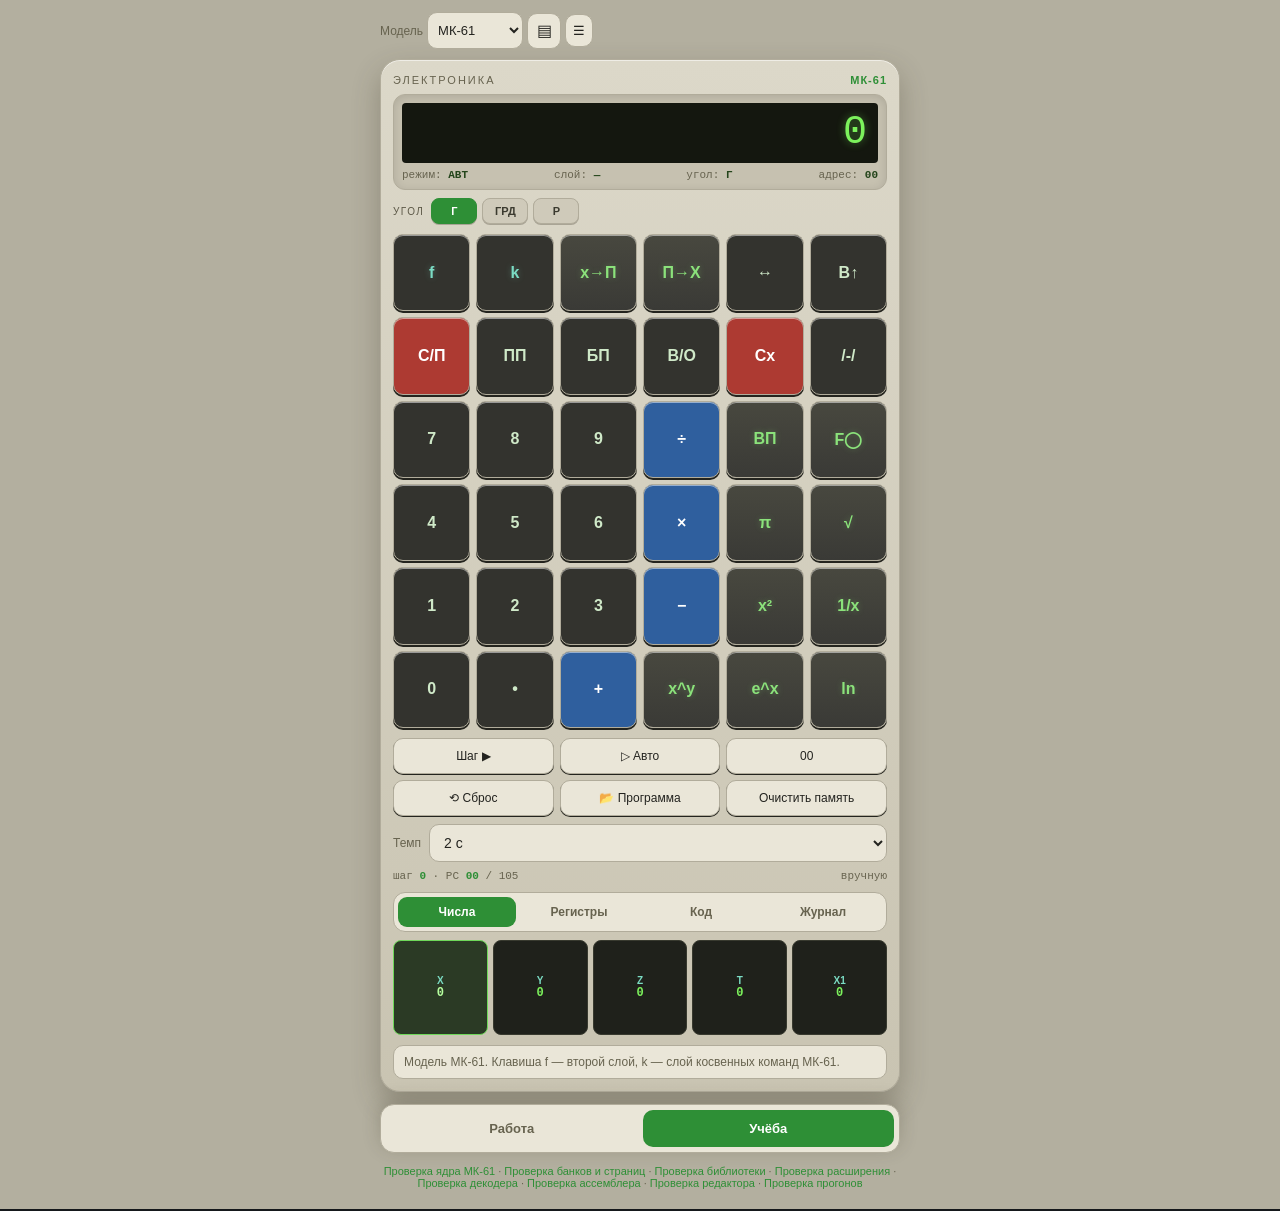
<file: index.html>
<!DOCTYPE html>
<html lang="ru">
<head>
<meta charset="utf-8">
<meta name="viewport" content="width=device-width, initial-scale=1, viewport-fit=cover">
<meta name="theme-color" content="#d7d3c4">
<title>ЭЛЕКТРОНИКА МК-61 — эмулятор</title>
<link rel="stylesheet" href="layout.css?v=1">
</head>
<body data-theme="classic" data-mode="study" data-tab="num">
<div class="app">
  <div class="top">
    <label for="model">Модель</label>
    <select id="model" aria-label="Модель калькулятора"></select>
    <button type="button" class="topbtn" id="themeBtn" title="Тема">▤</button>
    <button type="button" class="topbtn" id="shelfOpen" title="Библиотека программ">☰</button>
  </div>

  <div class="calc">
    <div class="brand"><span>ЭЛЕКТРОНИКА</span><span id="modelName">МК-61</span></div>

    <div class="screen">
      <div class="lcd" id="lcd">0</div>
      <div class="lcd-sub">
        <span>режим: <b id="stMode">АВТ</b></span>
        <span>слой: <b id="stLayer">—</b></span>
        <span>угол: <b id="stAngle">Г</b></span>
        <span>адрес: <b id="stStep">00</b></span>
      </div>
    </div>

    <div class="angseg" id="angseg" role="group" aria-label="Единица измерения угла, как переключатель Р-ГРД-Г">
      <span class="anglab">угол</span>
      <button type="button" data-angle="deg" title="Градусы — полный оборот 360">Г</button>
      <button type="button" data-angle="grad" title="Грады — полный оборот 400">ГРД</button>
      <button type="button" data-angle="rad" title="Радианы — полный оборот 2π">Р</button>
    </div>

    <button type="button" class="progtag" id="progTag" hidden>
      <span class="ptag-num" id="progTagNum">01</span>
      <span class="ptag-name" id="progTagName">n! — факториал</span>
      <span class="ptag-go">☰</span>
    </button>

    <div class="keys" id="keys"></div>

    <div class="service" id="service"></div>

    <div class="tempo study-only" id="tempoRow">
      <span>Темп</span>
      <select id="tempo" aria-label="Темп автоматического шага">
        <option value="1">1 с</option>
        <option value="2" selected>2 с</option>
        <option value="5">5 с</option>
        <option value="10">10 с</option>
        <option value="0">вручную</option>
      </select>
    </div>

    <div class="status study-only" id="status"></div>

    <div class="tabs study-only" id="tabs">
      <button type="button" data-tab="num">Числа</button>
      <button type="button" data-tab="regs">Регистры</button>
      <button type="button" data-tab="code">Код</button>
      <button type="button" data-tab="log">Журнал</button>
    </div>

    <div class="tabpane study-only" id="tabNum">
      <div class="stack" id="stack"></div>
    </div>

    <div class="tabpane regs study-only" id="tabRegs"></div>

    <div class="tabpane study-only" id="tabCode">
      <div class="prog" id="prog"></div>
    </div>

    <div class="tabpane study-only" id="tabLog">
      <div class="logbox">
        <div class="loghead">
          <span>Журнал шагов · <b id="logCount">0</b></span>
          <button type="button" id="logClear">Очистить</button>
        </div>
        <div class="log" id="log"></div>
      </div>
    </div>

    <div class="hint" id="hint">Готово. Клавиша f открывает второй слой, k — слой К: K-функции и косвенные команды МК-61.</div>
  </div>

  <div class="modeseg" id="modeseg">
    <button type="button" data-mode="work">Работа</button>
    <button type="button" data-mode="study">Учёба</button>
  </div>

  <div class="foot">
    <a href="tests.html?v=14">Проверка ядра МК-61</a> ·
    <a href="tests-banks.html?v=4">Проверка банков и страниц</a> ·
    <a href="tests-library.html?v=2">Проверка библиотеки</a> ·
    <a href="tests-ext.html?v=16">Проверка расширения</a> ·
    <a href="tests-disasm.html?v=12">Проверка декодера</a> ·
    <a href="tests-asm.html?v=2">Проверка ассемблера</a> ·
    <a href="tests-editor.html?v=4">Проверка редактора</a> ·
    <a href="tests-run.html?v=1">Проверка прогонов</a>
  </div>
</div>

<div class="shelf" id="shelf" hidden>
  <div class="shelf-card">
    <div class="shelf-head">
      <span>Программы</span>
      <button type="button" id="shelfClose" aria-label="Закрыть">✕</button>
    </div>
    <div class="shelf-tools">
      <button type="button" id="shelfSave">＋ Сохранить текущую</button>
      <button type="button" id="shelfExport">⇩ В файл</button>
      <button type="button" id="shelfImport">⇧ Из файла</button>
      <input type="file" id="shelfFile" accept=".json,application/json" hidden>
    </div>
    <div class="shelf-list" id="shelfList"></div>
  </div>
</div>

<script>
(function () {
  var KEY = 'pmk61/theme';
  var ORDER = ['classic', 'light', 'dark'];
  var ICON = { classic: '▤', light: '☀', dark: '☾' };
  var NAME = { classic: 'классика — бежевый корпус', light: 'светлая', dark: 'тёмная' };
  var META = { classic: '#d7d3c4', light: '#eef1f6', dark: '#15181b' };
  var btn = document.getElementById('themeBtn');
  var meta = document.querySelector('meta[name="theme-color"]');

  function apply(theme) {
    if (ORDER.indexOf(theme) < 0) theme = 'classic';
    document.body.dataset.theme = theme;
    btn.textContent = ICON[theme];
    btn.title = 'Тема: ' + NAME[theme] + ' — нажми, чтобы сменить';
    if (meta) meta.setAttribute('content', META[theme]);
    try { localStorage.setItem(KEY, theme); } catch (e) {}
  }

  var saved = null;
  try { saved = localStorage.getItem(KEY); } catch (e) {}
  apply(saved && ORDER.indexOf(saved) >= 0 ? saved : 'classic');

  btn.addEventListener('click', function () {
    var cur = document.body.dataset.theme || 'classic';
    var i = ORDER.indexOf(cur);
    apply(ORDER[(i + 1) % ORDER.length]);
  });
})();
</script>

<!-- ПОРЯДОК ПОДКЛЮЧЕНИЯ ВАЖЕН.

     1. core.js → profiles.js: база ядра и коды команд.
     2. ext61.js → disasm61.js: расширение и декодер (ядро и листинг).
     3. profiles-ui.js: раскладки и список моделей, в т. ч. «МК-61 (расширенный)».
     4. ext61-boot.js: ПОСЛЕ раскладок и ДО ui.js — он смотрит выбранную
        модель, отдаёт ui.js настоящее ядро и перехватывает кнопку F0,
        возвращая клавиатуру на цифровой слой.
     5. ui.js → shelf.js → ext61-ui.js → ext61-regs-click.js:
        интерфейс, библиотека, панель F0 с банком и журналом переходов,
        регистры: одно касание — показать, двойное — записать X.
     6. asm61.js → asm-editor.js: ассемблер и панель редактора на вкладке
        «Код». Панель вставляет себя ПЕРЕД #prog и никогда внутрь: там
        renderProgram() из ui.js делает innerHTML = '', и всё вложенное
        исчезло бы при первой перерисовке. Тот же приём, что у панели банков.

     ВАЖНО: версии у всех скриптов поднимаются ВМЕСТЕ. Если поднять один
     файл и забыть другой, браузер отдаст старый скрипт из кэша — и
     разъедется всё: панель банков (живёт в ext61-ui.js и вставляется
     ПЕРЕД #tabRegs, а не внутрь — иначе её сносит renderRegs из ui.js),
     декодер и обработчик кликов по регистрам. -->
<script src="core.js?v=14"></script>
<script src="profiles.js?v=14"></script>
<script src="ext61.js?v=12"></script>
<script src="disasm61.js?v=8"></script>

<script src="profiles-ui.js?v=3"></script>
<script src="ext61-boot.js?v=10"></script>
<script src="ui.js?v=4"></script>
<script src="shelf.js?v=5"></script>
<script src="ext61-ui.js?v=10"></script>
<script src="ext61-regs-click.js?v=4"></script>
<script src="asm61.js?v=5"></script>
<script src="asm-editor.js?v=14"></script>

<script>
/* Переключатель угла Р-ГРД-Г — как в 34-й:
   ui.js про угол ничего не знает, ядро отдаёт setAngle/getAngle,
   здесь только кнопки и память. */
(function () {
  var KEY = 'pmk61/angle';
  var MARK = { deg: 'Г', grad: 'ГРД', rad: 'Р' };
  var WORD = { deg: 'градусы', grad: 'грады', rad: 'радианы' };
  var seg = document.getElementById('angseg');
  var mark = document.getElementById('stAngle');
  var cur = 'deg';
  if (!seg) return;

  function core() {
    return (window.MKUI && window.MKUI.getCore) ? window.MKUI.getCore() : null;
  }

  function paint() {
    Array.prototype.forEach.call(seg.querySelectorAll('button'), function (b) {
      b.classList.toggle('on', b.dataset.angle === cur);
    });
    if (mark) mark.textContent = MARK[cur];
    seg.title = 'Угол: ' + WORD[cur];
  }

  function apply(mode, silent) {
    if (!MARK[mode]) mode = 'deg';
    cur = mode;
    try { localStorage.setItem(KEY, mode); } catch (e) {}
    var c = core();
    if (c && c.setAngle) c.setAngle(mode);
    paint();
    if (!silent && window.MKUI && window.MKUI.hint) {
      window.MKUI.hint('Угол: ' + WORD[mode] + ' — sin, cos, tg и обратные считаются в этих единицах');
    }
  }

  var saved = null;
  try { saved = localStorage.getItem(KEY); } catch (e) {}
  apply(saved && MARK[saved] ? saved : 'deg', true);

  seg.addEventListener('click', function (e) {
    var b = e.target.closest('button[data-angle]');
    if (b) apply(b.dataset.angle);
  });

  var model = document.getElementById('model');
  if (model) {
    model.addEventListener('change', function () {
      setTimeout(function () { apply(cur, true); }, 0);
    });
  }
})();
</script>
</body>
</html>
</file>
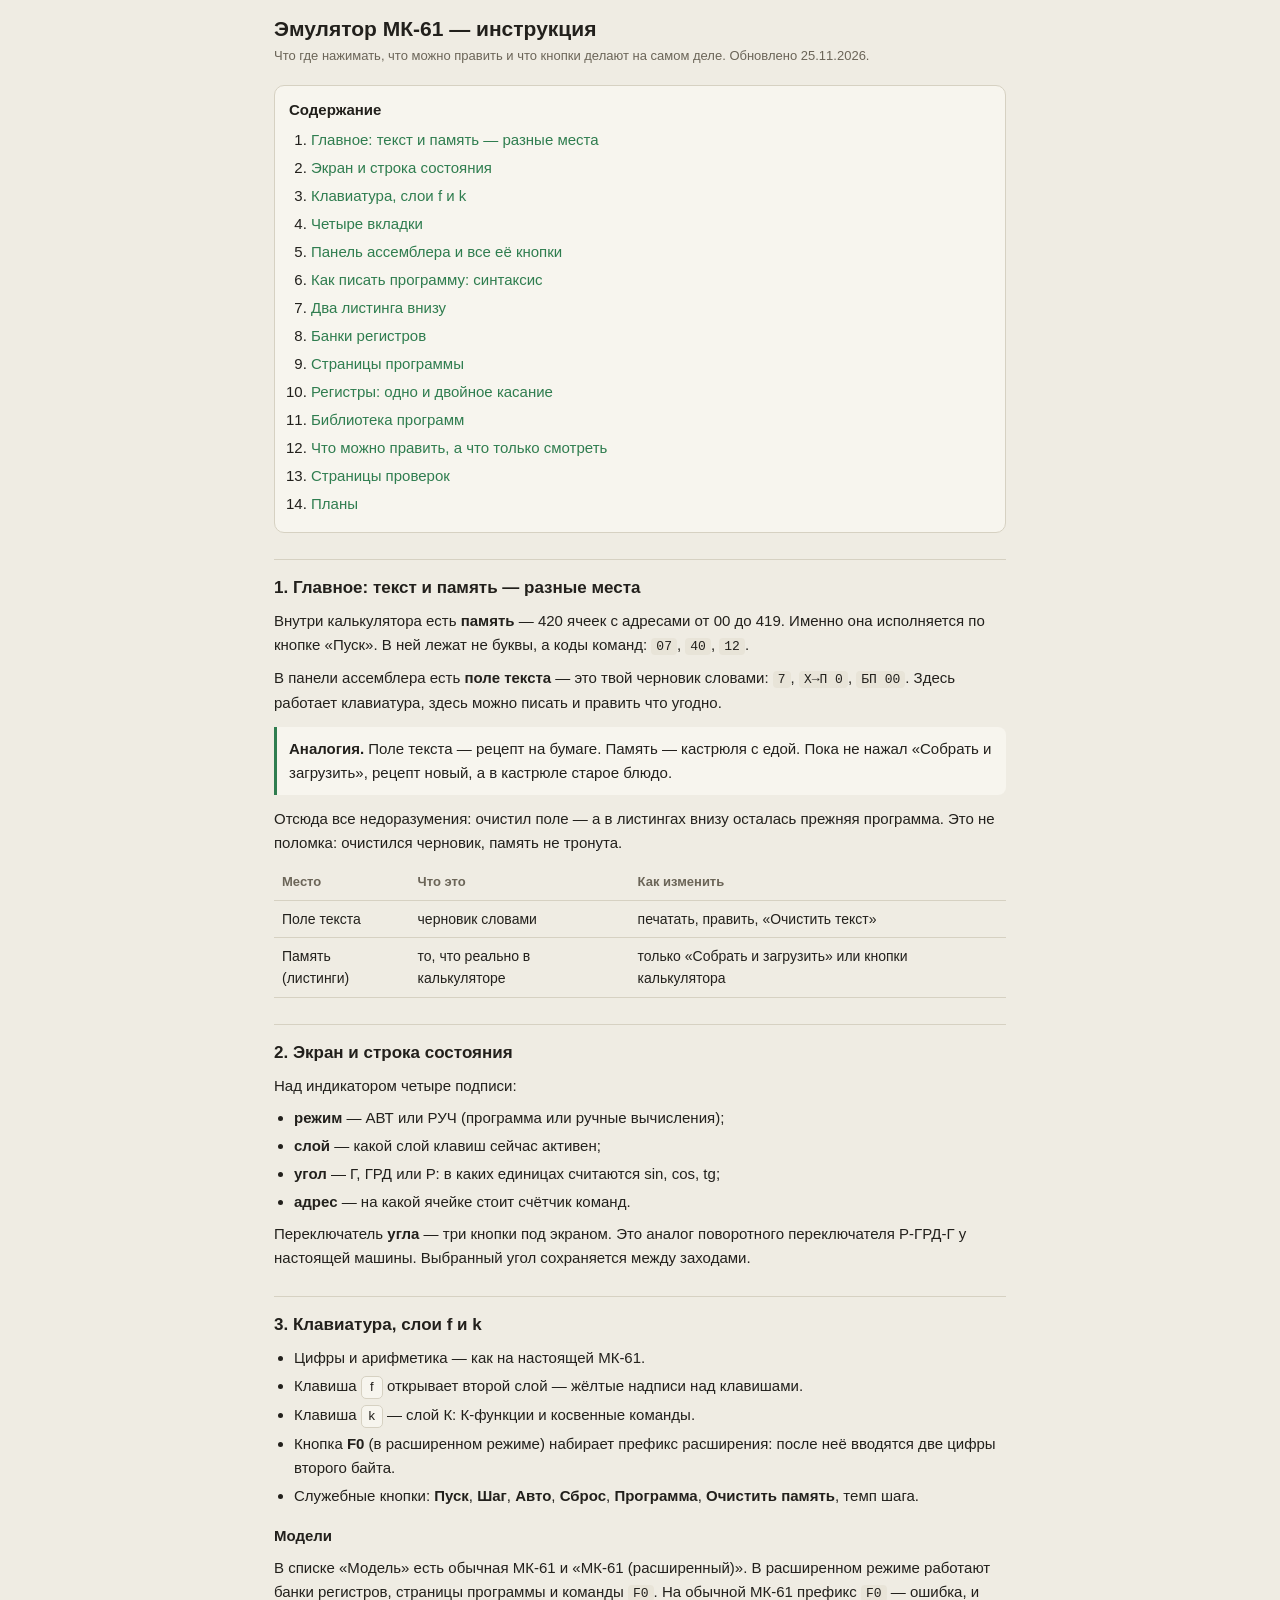
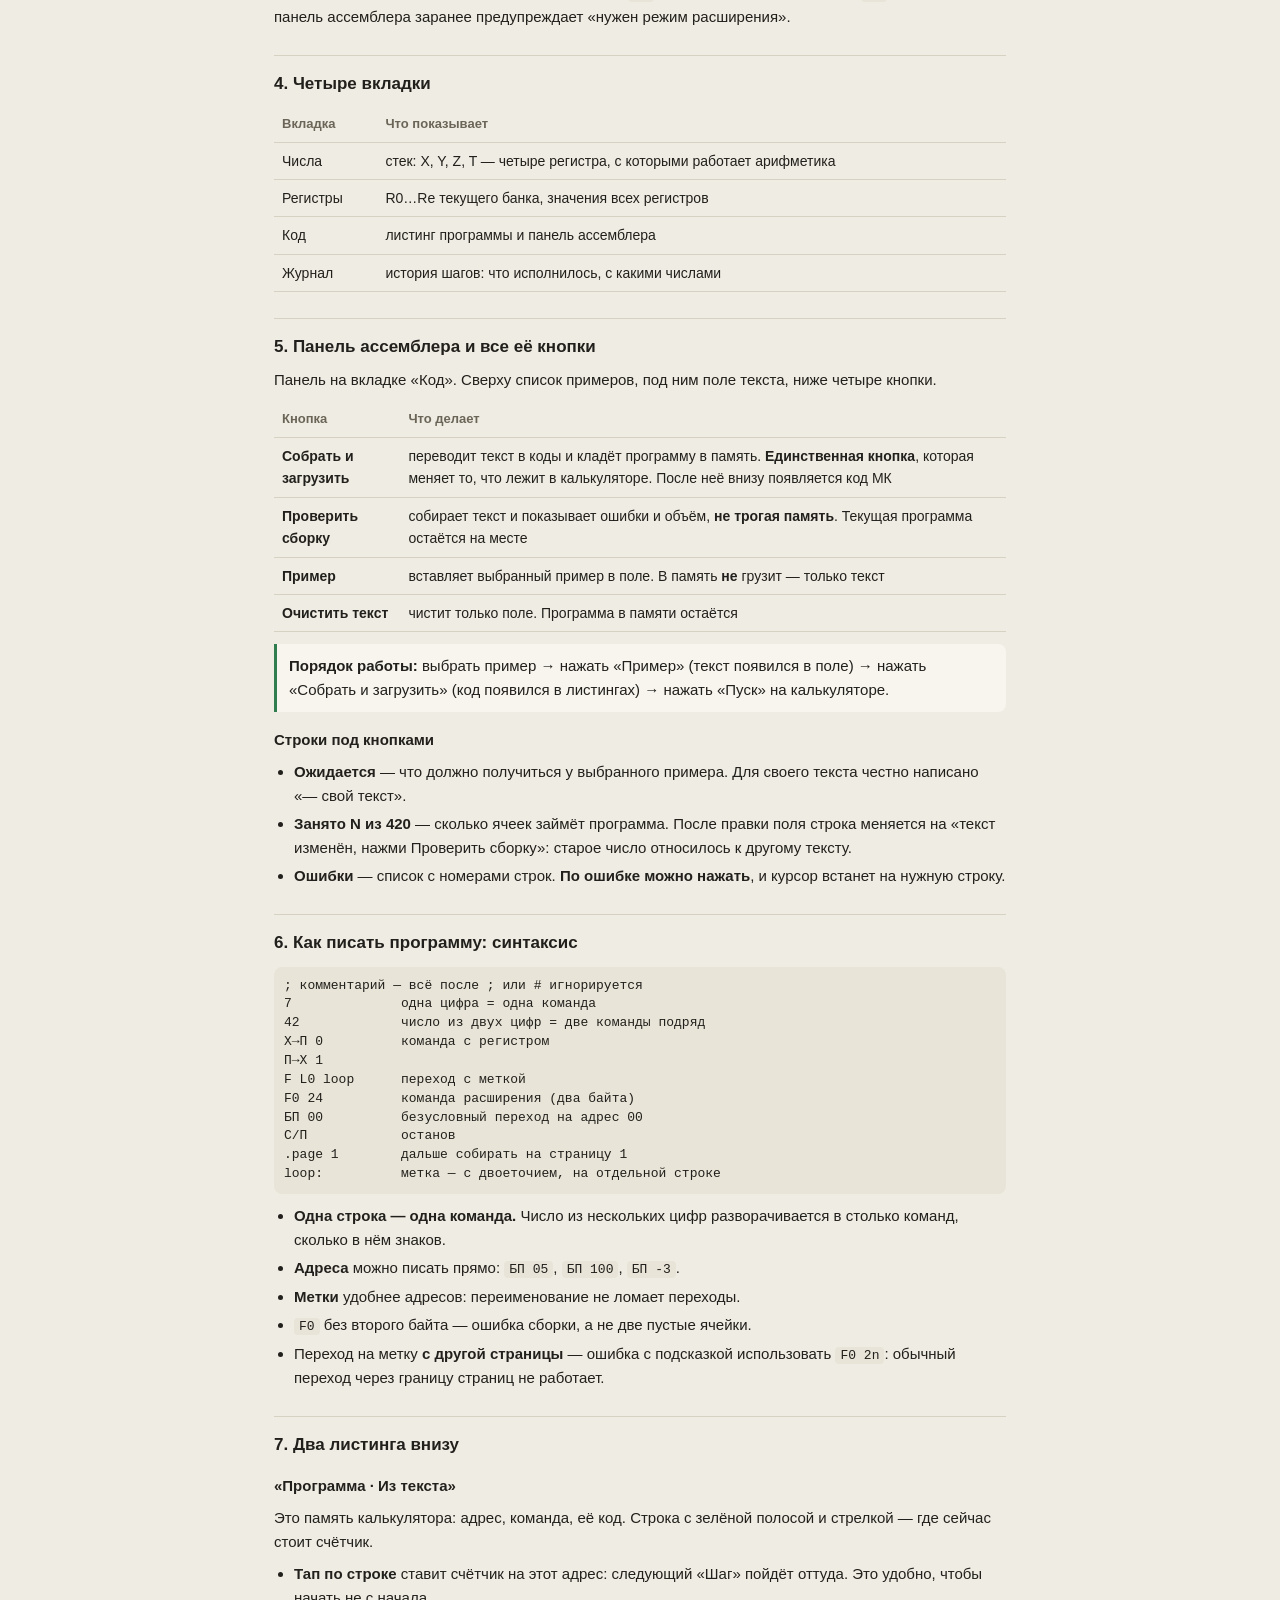
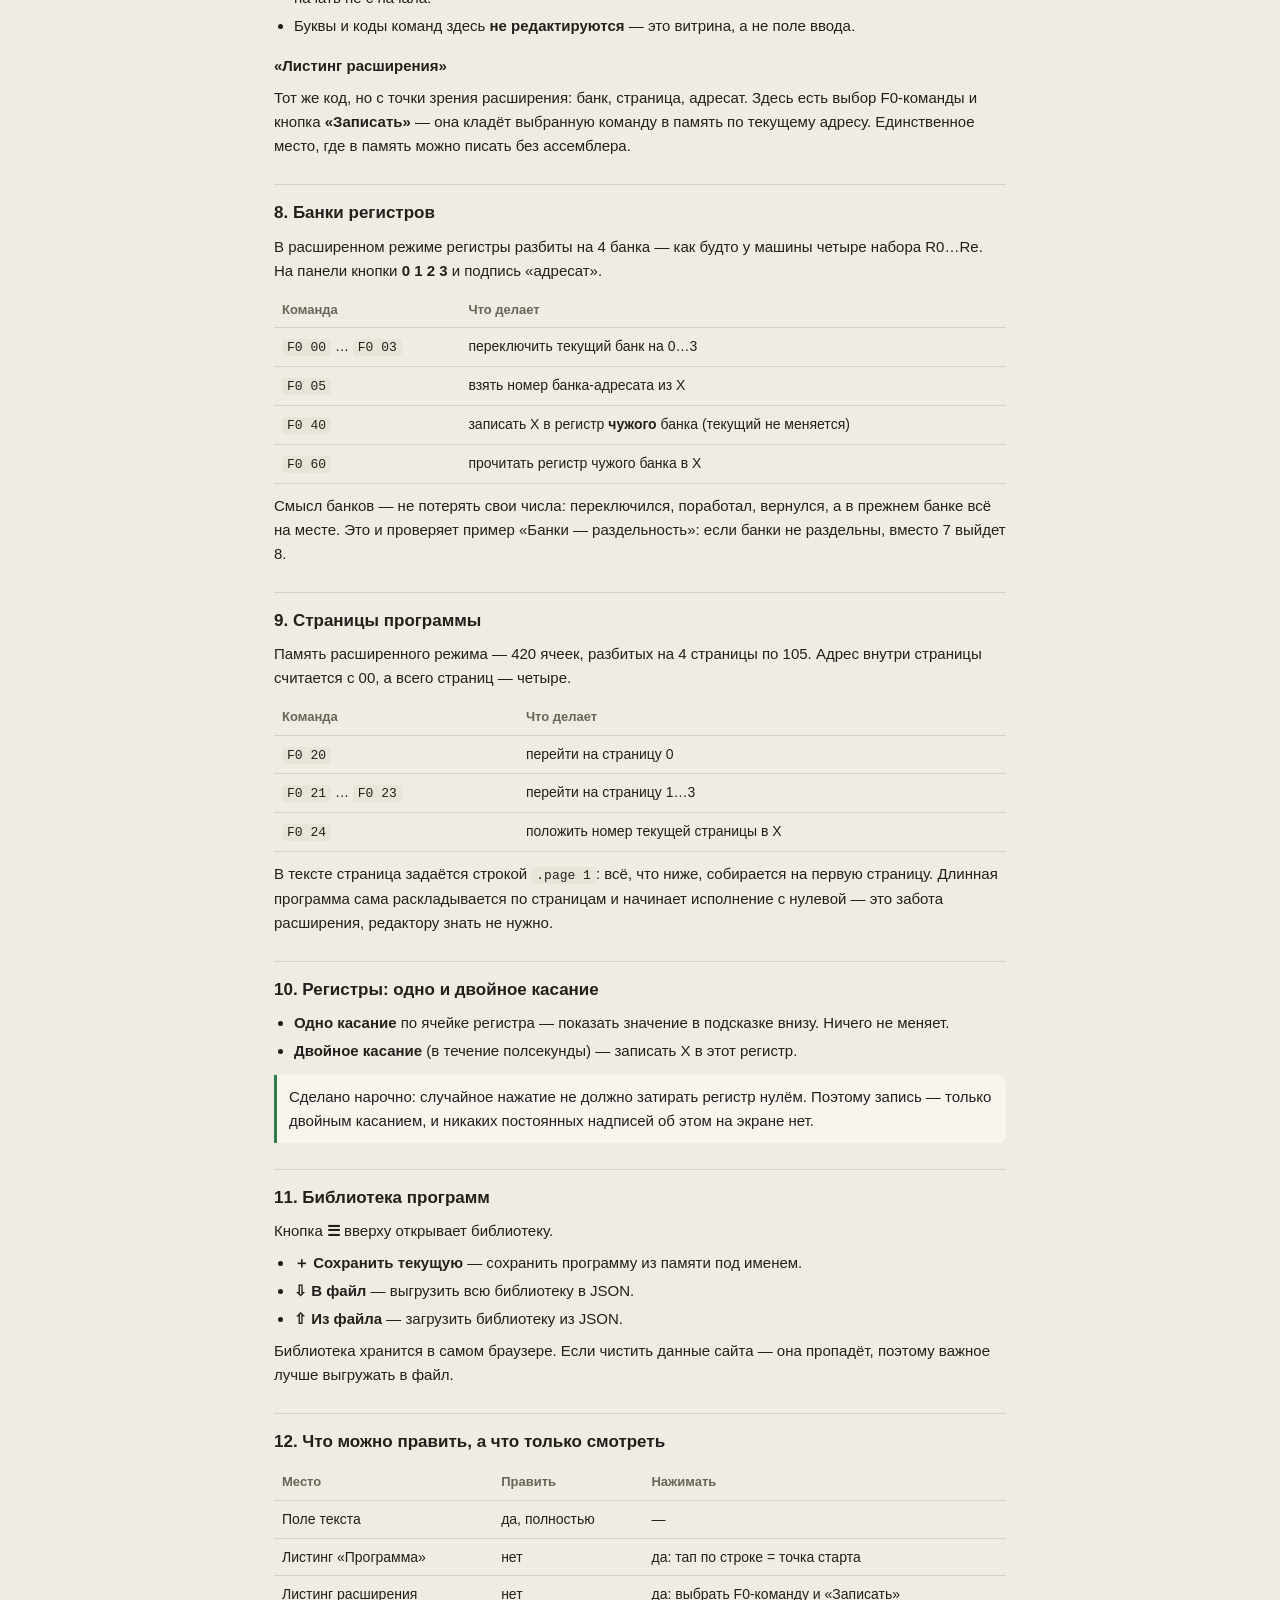
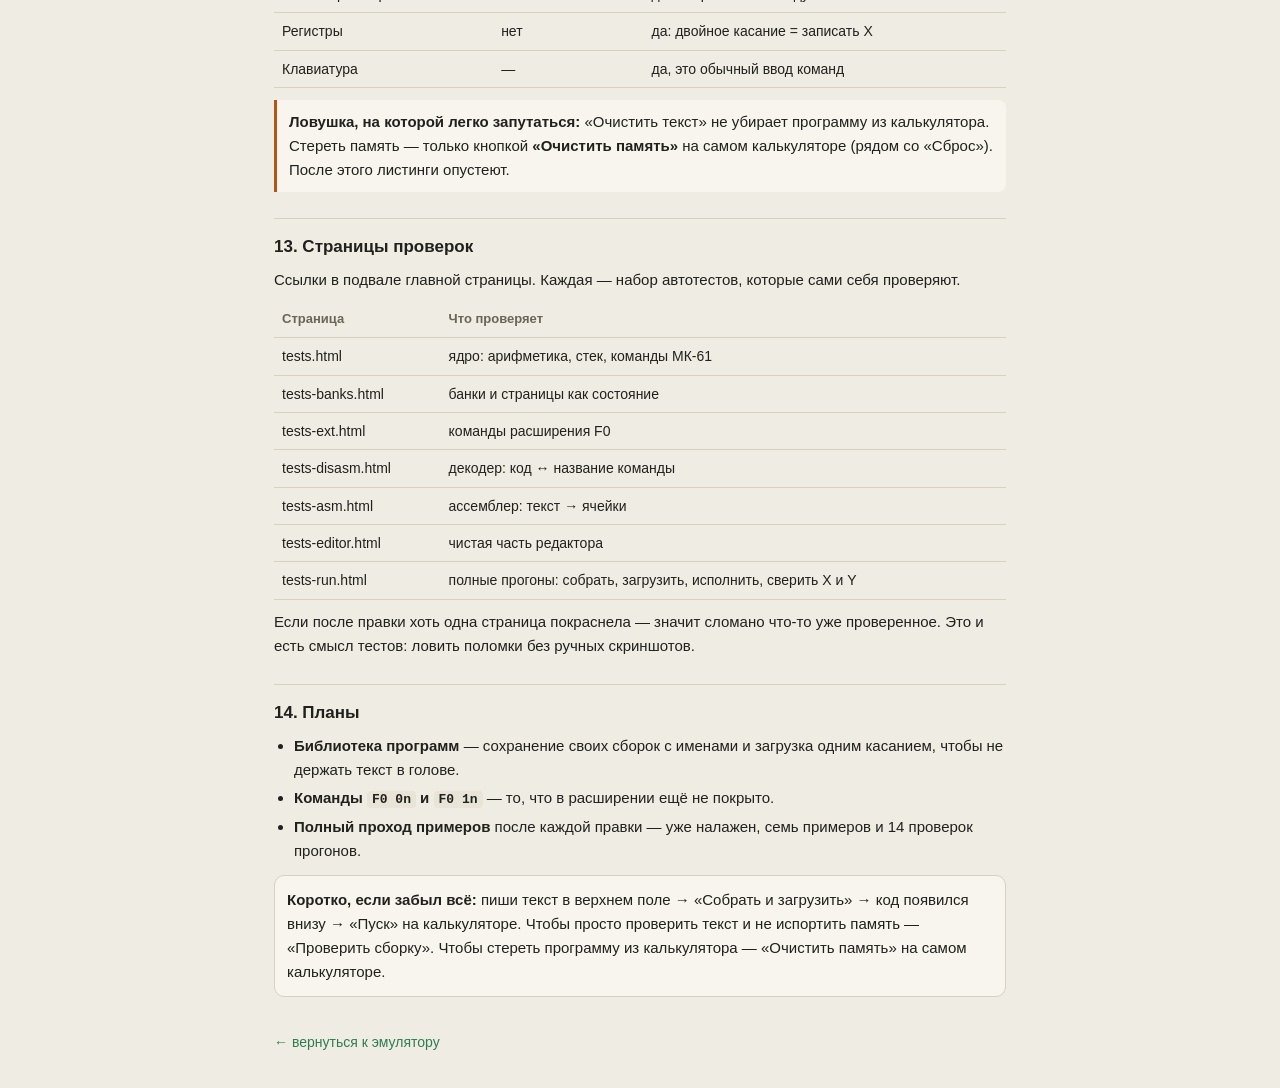
<file: guide.html>
<!DOCTYPE html>
<html lang="ru">
<head>
<meta charset="utf-8">
<meta name="viewport" content="width=device-width, initial-scale=1, viewport-fit=cover">
<meta name="theme-color" content="#d7d3c4">
<title>Инструкция — эмулятор МК-61</title>
<style>
  :root{
    --bg:#efece3; --card:#f7f5ee; --ink:#22201c; --dim:#6b6558;
    --line:#d6d1c2; --accent:#2f7d4f; --warn:#b3541a; --code:#e8e4d8;
  }
  @media (prefers-color-scheme: dark){
    :root{
      --bg:#16181a; --card:#1e2124; --ink:#e6e4de; --dim:#9a958a;
      --line:#33383d; --accent:#57b87c; --warn:#e08a4a; --code:#24282c;
    }
  }
  *{box-sizing:border-box}
  body{
    margin:0;padding:16px 14px 48px;background:var(--bg);color:var(--ink);
    font:15px/1.6 -apple-system,BlinkMacSystemFont,"Segoe UI",Roboto,sans-serif;
    max-width:760px;margin:0 auto;
  }
  h1{font-size:21px;line-height:1.25;margin:0 0 4px}
  .sub{color:var(--dim);font-size:13px;margin:0 0 18px}
  h2{font-size:17px;margin:26px 0 8px;padding-top:14px;border-top:1px solid var(--line)}
  h3{font-size:15px;margin:16px 0 6px}
  p{margin:8px 0}
  ul,ol{margin:8px 0;padding-left:20px}
  li{margin:4px 0}
  code{background:var(--code);padding:1px 5px;border-radius:4px;font-family:ui-monospace,SFMono-Regular,Menlo,monospace;font-size:13px}
  pre{background:var(--code);padding:10px;border-radius:8px;overflow-x:auto;font-family:ui-monospace,SFMono-Regular,Menlo,monospace;font-size:13px;line-height:1.45;margin:10px 0}
  .card{background:var(--card);border:1px solid var(--line);border-radius:10px;padding:12px;margin:12px 0}
  .note{border-left:3px solid var(--accent);background:var(--card);padding:10px 12px;border-radius:0 8px 8px 0;margin:12px 0}
  .warn{border-left-color:var(--warn)}
  table{width:100%;border-collapse:collapse;margin:10px 0;font-size:14px}
  th,td{text-align:left;padding:7px 8px;border-bottom:1px solid var(--line);vertical-align:top}
  th{font-weight:600;color:var(--dim);font-size:13px}
  .toc{background:var(--card);border:1px solid var(--line);border-radius:10px;padding:12px 14px;margin:14px 0}
  .toc ol{margin:6px 0 0;padding-left:22px}
  .toc a{color:var(--accent);text-decoration:none}
  .back{display:inline-block;margin-top:22px;color:var(--accent);text-decoration:none;font-size:14px}
  .k{display:inline-block;min-width:22px;text-align:center;border:1px solid var(--line);border-radius:5px;padding:0 5px;background:var(--card);font-size:13px}
</style>
</head>
<body>

<h1>Эмулятор МК-61 — инструкция</h1>
<p class="sub">Что где нажимать, что можно править и что кнопки делают на самом деле. Обновлено 25.11.2026.</p>

<div class="toc">
  <b>Содержание</b>
  <ol>
    <li><a href="#two">Главное: текст и память — разные места</a></li>
    <li><a href="#screen">Экран и строка состояния</a></li>
    <li><a href="#keys">Клавиатура, слои f и k</a></li>
    <li><a href="#tabs">Четыре вкладки</a></li>
    <li><a href="#asm">Панель ассемблера и все её кнопки</a></li>
    <li><a href="#syntax">Как писать программу: синтаксис</a></li>
    <li><a href="#lists">Два листинга внизу</a></li>
    <li><a href="#banks">Банки регистров</a></li>
    <li><a href="#pages">Страницы программы</a></li>
    <li><a href="#regs">Регистры: одно и двойное касание</a></li>
    <li><a href="#shelf">Библиотека программ</a></li>
    <li><a href="#whatedit">Что можно править, а что только смотреть</a></li>
    <li><a href="#tests">Страницы проверок</a></li>
    <li><a href="#plans">Планы</a></li>
  </ol>
</div>

<h2 id="two">1. Главное: текст и память — разные места</h2>

<p>Внутри калькулятора есть <b>память</b> — 420 ячеек с адресами от 00 до 419. Именно она исполняется по кнопке «Пуск». В ней лежат не буквы, а коды команд: <code>07</code>, <code>40</code>, <code>12</code>.</p>

<p>В панели ассемблера есть <b>поле текста</b> — это твой черновик словами: <code>7</code>, <code>X→П 0</code>, <code>БП 00</code>. Здесь работает клавиатура, здесь можно писать и править что угодно.</p>

<div class="note">
<b>Аналогия.</b> Поле текста — рецепт на бумаге. Память — кастрюля с едой. Пока не нажал «Собрать и загрузить», рецепт новый, а в кастрюле старое блюдо.
</div>

<p>Отсюда все недоразумения: очистил поле — а в листингах внизу осталась прежняя программа. Это не поломка: очистился черновик, память не тронута.</p>

<table>
  <tr><th>Место</th><th>Что это</th><th>Как изменить</th></tr>
  <tr><td>Поле текста</td><td>черновик словами</td><td>печатать, править, «Очистить текст»</td></tr>
  <tr><td>Память (листинги)</td><td>то, что реально в калькуляторе</td><td>только «Собрать и загрузить» или кнопки калькулятора</td></tr>
</table>

<h2 id="screen">2. Экран и строка состояния</h2>

<p>Над индикатором четыре подписи:</p>
<ul>
  <li><b>режим</b> — АВТ или РУЧ (программа или ручные вычисления);</li>
  <li><b>слой</b> — какой слой клавиш сейчас активен;</li>
  <li><b>угол</b> — Г, ГРД или Р: в каких единицах считаются sin, cos, tg;</li>
  <li><b>адрес</b> — на какой ячейке стоит счётчик команд.</li>
</ul>

<p>Переключатель <b>угла</b> — три кнопки под экраном. Это аналог поворотного переключателя Р-ГРД-Г у настоящей машины. Выбранный угол сохраняется между заходами.</p>

<h2 id="keys">3. Клавиатура, слои f и k</h2>

<ul>
  <li>Цифры и арифметика — как на настоящей МК-61.</li>
  <li>Клавиша <span class="k">f</span> открывает второй слой — жёлтые надписи над клавишами.</li>
  <li>Клавиша <span class="k">k</span> — слой К: К-функции и косвенные команды.</li>
  <li>Кнопка <b>F0</b> (в расширенном режиме) набирает префикс расширения: после неё вводятся две цифры второго байта.</li>
  <li>Служебные кнопки: <b>Пуск</b>, <b>Шаг</b>, <b>Авто</b>, <b>Сброс</b>, <b>Программа</b>, <b>Очистить память</b>, темп шага.</li>
</ul>

<h3>Модели</h3>
<p>В списке «Модель» есть обычная МК-61 и «МК-61 (расширенный)». В расширенном режиме работают банки регистров, страницы программы и команды <code>F0</code>. На обычной МК-61 префикс <code>F0</code> — ошибка, и панель ассемблера заранее предупреждает «нужен режим расширения».</p>

<h2 id="tabs">4. Четыре вкладки</h2>

<table>
  <tr><th>Вкладка</th><th>Что показывает</th></tr>
  <tr><td>Числа</td><td>стек: X, Y, Z, T — четыре регистра, с которыми работает арифметика</td></tr>
  <tr><td>Регистры</td><td>R0…Re текущего банка, значения всех регистров</td></tr>
  <tr><td>Код</td><td>листинг программы и панель ассемблера</td></tr>
  <tr><td>Журнал</td><td>история шагов: что исполнилось, с какими числами</td></tr>
</table>

<h2 id="asm">5. Панель ассемблера и все её кнопки</h2>

<p>Панель на вкладке «Код». Сверху список примеров, под ним поле текста, ниже четыре кнопки.</p>

<table>
  <tr><th>Кнопка</th><th>Что делает</th></tr>
  <tr><td><b>Собрать и загрузить</b></td><td>переводит текст в коды и кладёт программу в память. <b>Единственная кнопка</b>, которая меняет то, что лежит в калькуляторе. После неё внизу появляется код МК</td></tr>
  <tr><td><b>Проверить сборку</b></td><td>собирает текст и показывает ошибки и объём, <b>не трогая память</b>. Текущая программа остаётся на месте</td></tr>
  <tr><td><b>Пример</b></td><td>вставляет выбранный пример в поле. В память <b>не</b> грузит — только текст</td></tr>
  <tr><td><b>Очистить текст</b></td><td>чистит только поле. Программа в памяти остаётся</td></tr>
</table>

<div class="note">
<b>Порядок работы:</b> выбрать пример → нажать «Пример» (текст появился в поле) → нажать «Собрать и загрузить» (код появился в листингах) → нажать «Пуск» на калькуляторе.
</div>

<h3>Строки под кнопками</h3>
<ul>
  <li><b>Ожидается</b> — что должно получиться у выбранного примера. Для своего текста честно написано «— свой текст».</li>
  <li><b>Занято N из 420</b> — сколько ячеек займёт программа. После правки поля строка меняется на «текст изменён, нажми Проверить сборку»: старое число относилось к другому тексту.</li>
  <li><b>Ошибки</b> — список с номерами строк. <b>По ошибке можно нажать</b>, и курсор встанет на нужную строку.</li>
</ul>

<h2 id="syntax">6. Как писать программу: синтаксис</h2>

<pre>; комментарий — всё после ; или # игнорируется
7              одна цифра = одна команда
42             число из двух цифр = две команды подряд
X→П 0          команда с регистром
П→X 1
F L0 loop      переход с меткой
F0 24          команда расширения (два байта)
БП 00          безусловный переход на адрес 00
С/П            останов
.page 1        дальше собирать на страницу 1
loop:          метка — с двоеточием, на отдельной строке</pre>

<ul>
  <li><b>Одна строка — одна команда.</b> Число из нескольких цифр разворачивается в столько команд, сколько в нём знаков.</li>
  <li><b>Адреса</b> можно писать прямо: <code>БП 05</code>, <code>БП 100</code>, <code>БП -3</code>.</li>
  <li><b>Метки</b> удобнее адресов: переименование не ломает переходы.</li>
  <li><code>F0</code> без второго байта — ошибка сборки, а не две пустые ячейки.</li>
  <li>Переход на метку <b>с другой страницы</b> — ошибка с подсказкой использовать <code>F0 2n</code>: обычный переход через границу страниц не работает.</li>
</ul>

<h2 id="lists">7. Два листинга внизу</h2>

<h3>«Программа · Из текста»</h3>
<p>Это память калькулятора: адрес, команда, её код. Строка с зелёной полосой и стрелкой — где сейчас стоит счётчик.</p>
<ul>
  <li><b>Тап по строке</b> ставит счётчик на этот адрес: следующий «Шаг» пойдёт оттуда. Это удобно, чтобы начать не с начала.</li>
  <li>Буквы и коды команд здесь <b>не редактируются</b> — это витрина, а не поле ввода.</li>
</ul>

<h3>«Листинг расширения»</h3>
<p>Тот же код, но с точки зрения расширения: банк, страница, адресат. Здесь есть выбор F0-команды и кнопка <b>«Записать»</b> — она кладёт выбранную команду в память по текущему адресу. Единственное место, где в память можно писать без ассемблера.</p>

<h2 id="banks">8. Банки регистров</h2>

<p>В расширенном режиме регистры разбиты на 4 банка — как будто у машины четыре набора R0…Re. На панели кнопки <b>0 1 2 3</b> и подпись «адресат».</p>

<table>
  <tr><th>Команда</th><th>Что делает</th></tr>
  <tr><td><code>F0 00</code> … <code>F0 03</code></td><td>переключить текущий банк на 0…3</td></tr>
  <tr><td><code>F0 05</code></td><td>взять номер банка-адресата из X</td></tr>
  <tr><td><code>F0 40</code></td><td>записать X в регистр <b>чужого</b> банка (текущий не меняется)</td></tr>
  <tr><td><code>F0 60</code></td><td>прочитать регистр чужого банка в X</td></tr>
</table>

<p>Смысл банков — не потерять свои числа: переключился, поработал, вернулся, а в прежнем банке всё на месте. Это и проверяет пример «Банки — раздельность»: если банки не раздельны, вместо 7 выйдет 8.</p>

<h2 id="pages">9. Страницы программы</h2>

<p>Память расширенного режима — 420 ячеек, разбитых на 4 страницы по 105. Адрес внутри страницы считается с 00, а всего страниц — четыре.</p>

<table>
  <tr><th>Команда</th><th>Что делает</th></tr>
  <tr><td><code>F0 20</code></td><td>перейти на страницу 0</td></tr>
  <tr><td><code>F0 21</code> … <code>F0 23</code></td><td>перейти на страницу 1…3</td></tr>
  <tr><td><code>F0 24</code></td><td>положить номер текущей страницы в X</td></tr>
</table>

<p>В тексте страница задаётся строкой <code>.page 1</code>: всё, что ниже, собирается на первую страницу. Длинная программа сама раскладывается по страницам и начинает исполнение с нулевой — это забота расширения, редактору знать не нужно.</p>

<h2 id="regs">10. Регистры: одно и двойное касание</h2>

<ul>
  <li><b>Одно касание</b> по ячейке регистра — показать значение в подсказке внизу. Ничего не меняет.</li>
  <li><b>Двойное касание</b> (в течение полсекунды) — записать X в этот регистр.</li>
</ul>

<div class="note">
Сделано нарочно: случайное нажатие не должно затирать регистр нулём. Поэтому запись — только двойным касанием, и никаких постоянных надписей об этом на экране нет.
</div>

<h2 id="shelf">11. Библиотека программ</h2>

<p>Кнопка <b>☰</b> вверху открывает библиотеку.</p>
<ul>
  <li><b>＋ Сохранить текущую</b> — сохранить программу из памяти под именем.</li>
  <li><b>⇩ В файл</b> — выгрузить всю библиотеку в JSON.</li>
  <li><b>⇧ Из файла</b> — загрузить библиотеку из JSON.</li>
</ul>
<p>Библиотека хранится в самом браузере. Если чистить данные сайта — она пропадёт, поэтому важное лучше выгружать в файл.</p>

<h2 id="whatedit">12. Что можно править, а что только смотреть</h2>

<table>
  <tr><th>Место</th><th>Править</th><th>Нажимать</th></tr>
  <tr><td>Поле текста</td><td>да, полностью</td><td>—</td></tr>
  <tr><td>Листинг «Программа»</td><td>нет</td><td>да: тап по строке = точка старта</td></tr>
  <tr><td>Листинг расширения</td><td>нет</td><td>да: выбрать F0-команду и «Записать»</td></tr>
  <tr><td>Регистры</td><td>нет</td><td>да: двойное касание = записать X</td></tr>
  <tr><td>Клавиатура</td><td>—</td><td>да, это обычный ввод команд</td></tr>
</table>

<div class="note warn">
<b>Ловушка, на которой легко запутаться:</b> «Очистить текст» не убирает программу из калькулятора. Стереть память — только кнопкой <b>«Очистить память»</b> на самом калькуляторе (рядом со «Сброс»). После этого листинги опустеют.
</div>

<h2 id="tests">13. Страницы проверок</h2>

<p>Ссылки в подвале главной страницы. Каждая — набор автотестов, которые сами себя проверяют.</p>

<table>
  <tr><th>Страница</th><th>Что проверяет</th></tr>
  <tr><td>tests.html</td><td>ядро: арифметика, стек, команды МК-61</td></tr>
  <tr><td>tests-banks.html</td><td>банки и страницы как состояние</td></tr>
  <tr><td>tests-ext.html</td><td>команды расширения F0</td></tr>
  <tr><td>tests-disasm.html</td><td>декодер: код ↔ название команды</td></tr>
  <tr><td>tests-asm.html</td><td>ассемблер: текст → ячейки</td></tr>
  <tr><td>tests-editor.html</td><td>чистая часть редактора</td></tr>
  <tr><td>tests-run.html</td><td>полные прогоны: собрать, загрузить, исполнить, сверить X и Y</td></tr>
</table>

<p>Если после правки хоть одна страница покраснела — значит сломано что-то уже проверенное. Это и есть смысл тестов: ловить поломки без ручных скриншотов.</p>

<h2 id="plans">14. Планы</h2>

<ul>
  <li><b>Библиотека программ</b> — сохранение своих сборок с именами и загрузка одним касанием, чтобы не держать текст в голове.</li>
  <li><b>Команды <code>F0 0n</code> и <code>F0 1n</code></b> — то, что в расширении ещё не покрыто.</li>
  <li><b>Полный проход примеров</b> после каждой правки — уже налажен, семь примеров и 14 проверок прогонов.</li>
</ul>

<div class="card">
<b>Коротко, если забыл всё:</b> пиши текст в верхнем поле → «Собрать и загрузить» → код появился внизу → «Пуск» на калькуляторе. Чтобы просто проверить текст и не испортить память — «Проверить сборку». Чтобы стереть программу из калькулятора — «Очистить память» на самом калькуляторе.
</div>

<a class="back" href="index.html">← вернуться к эмулятору</a>

</body>
</html>
</file>
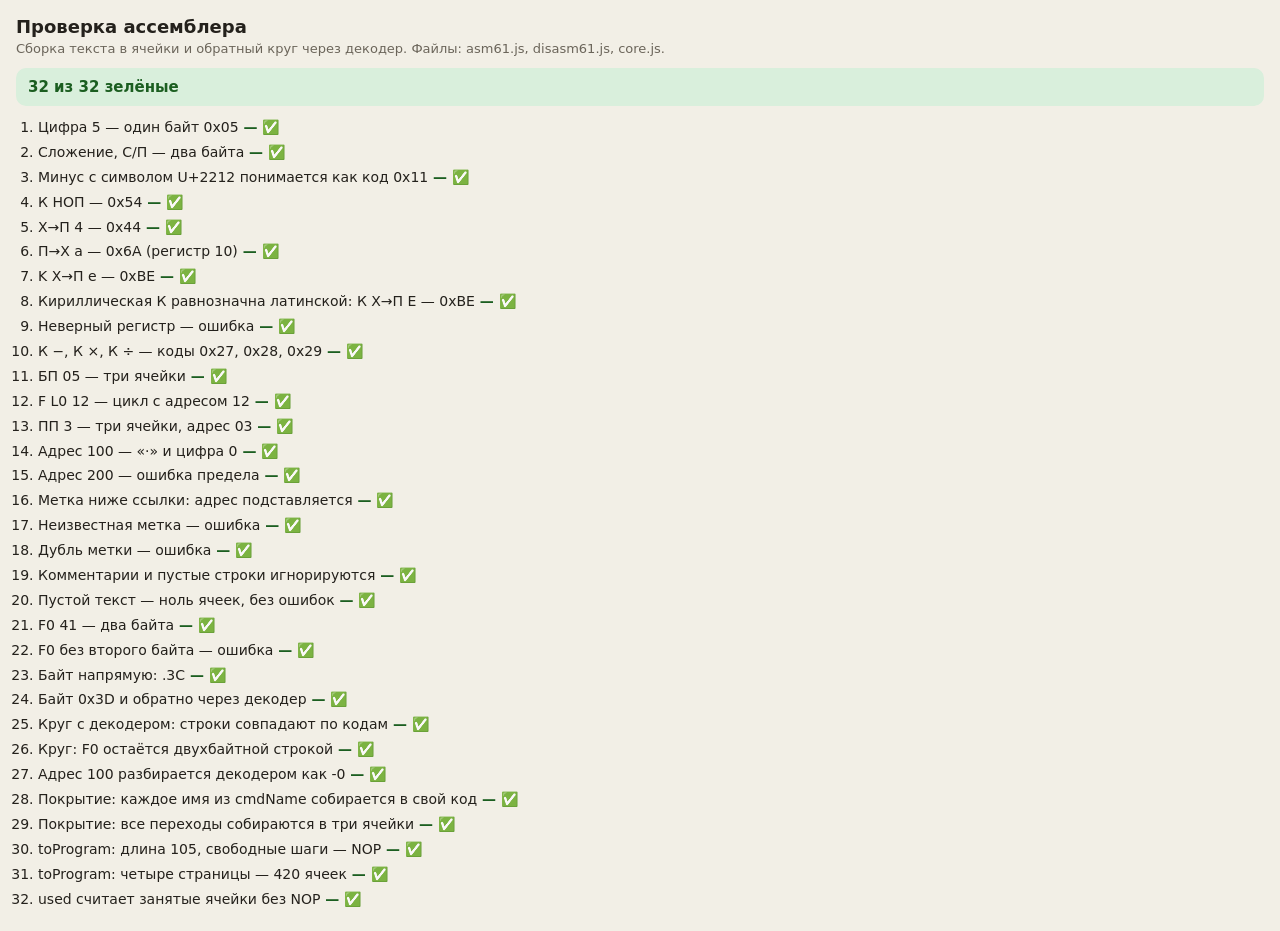
<file: tests-asm.html>
<!DOCTYPE html>
<html lang="ru">
<head>
<meta charset="utf-8">
<meta name="viewport" content="width=device-width, initial-scale=1">
<title>Проверка ассемблера МК-61</title>
<style>
  body { font-family: system-ui, -apple-system, "Segoe UI", Roboto, sans-serif;
         margin: 0; padding: 16px; background: #f2efe6; color: #24211c; }
  h1 { font-size: 18px; margin: 0 0 4px; }
  .sub { font-size: 13px; color: #6b655a; margin-bottom: 12px; }
  .sum { font-size: 15px; font-weight: 600; padding: 10px 12px; border-radius: 10px;
         background: #e6e1d3; margin-bottom: 12px; }
  .sum.ok { background: #d9efdc; color: #1b5e20; }
  .sum.bad { background: #f7dcdc; color: #8e1b1b; }
  ol { padding-left: 22px; margin: 0; }
  li { margin: 6px 0; font-size: 14px; line-height: 1.35; }
  li .m { color: #1b5e20; font-weight: 700; }
  li .x { color: #8e1b1b; font-weight: 700; }
  li code { background: #e8e3d5; padding: 1px 4px; border-radius: 4px; font-size: 13px; }
  .err { display: block; color: #8e1b1b; font-size: 12px; margin-top: 2px; }
</style>
</head>
<body>
<h1>Проверка ассемблера</h1>
<div class="sub">Сборка текста в ячейки и обратный круг через декодер. Файлы: asm61.js, disasm61.js, core.js.</div>
<div class="sum" id="sum">Считаю…</div>
<ol id="list"></ol>

<script src="core.js?v=14"></script>
<script src="ext61.js?v=8"></script>
<script src="disasm61.js?v=8"></script>
<script src="asm61.js?v=2"></script>
<script>
(function () {
  'use strict';

  var list = document.getElementById('list');
  var sum = document.getElementById('sum');
  var tests = [];
  var passed = 0;
  var failed = 0;

  function add(name, fn) { tests.push({ name: name, fn: fn }); }

  function fail(msg) { throw new Error(msg); }

  function eq(actual, expected, what) {
    var a = JSON.stringify(actual);
    var b = JSON.stringify(expected);
    if (a !== b) fail((what || 'значение') + ': получилось ' + a + ', ожидалось ' + b);
  }

  function asm(src) { return MKAsm.assemble(src, {}); }

  function cells(src) {
    var r = asm(src);
    if (!r.ok) fail('сборка не удалась: ' + r.errors.map(function (e) { return e.msg; }).join('; '));
    return r.cells;
  }

  /* ---------- простые команды ---------- */
  add('Цифра 5 — один байт 0x05', function () {
    eq(cells('5'), [0x05]);
  });

  add('Сложение, С/П — два байта', function () {
    /* одна строка — одна команда, поэтому две строки */
    eq(cells('+\nС/П'), [0x10, 0x50]);
  });

  add('Минус с символом U+2212 понимается как код 0x11', function () {
    eq(cells('\u2212'), [0x11]);
  });

  add('К НОП — 0x54', function () {
    eq(cells('К НОП'), [0x54]);
  });

  /* ---------- команды с регистром ---------- */
  add('X→П 4 — 0x44', function () {
    eq(cells('x\u2192П 4'), [0x44]);
  });

  add('П→X a — 0x6A (регистр 10)', function () {
    eq(cells('П\u2192X a'), [0x6A]);
  });

  add('K X→П e — 0xBE', function () {
    eq(cells('K x\u2192П e'), [0xBE]);
  });

  add('Кириллическая К равнозначна латинской: К X→П E — 0xBE', function () {
    eq(cells('К X\u2192П E'), [0xBE]);
  });

  add('Неверный регистр — ошибка', function () {
    var r = asm('x\u2192П 20');
    if (r.ok) fail('сборка не должна была пройти');
    if (!/регистр/i.test(r.errors[0].msg)) fail('не та ошибка: ' + r.errors[0].msg);
  });

  /* ---------- К-арифметика ---------- */
  add('К −, К ×, К ÷ — коды 0x27, 0x28, 0x29', function () {
    eq(cells('К \u2212\nК \u00D7\nК \u00F7'), [0x27, 0x28, 0x29]);
  });

  /* ---------- переходы ---------- */
  add('БП 05 — три ячейки', function () {
    eq(cells('БП 05'), [0x51, 0x00, 0x05]);
  });

  add('F L0 12 — цикл с адресом 12', function () {
    eq(cells('F L0 12'), [0x5D, 0x01, 0x02]);
  });

  add('ПП 3 — три ячейки, адрес 03', function () {
    eq(cells('ПП 3'), [0x53, 0x00, 0x03]);
  });

  add('Адрес 100 — «·» и цифра 0', function () {
    eq(cells('БП 100'), [0x51, 0x0A, 0x00]);
  });

  add('Адрес 200 — ошибка предела', function () {
    var r = asm('БП 200');
    if (r.ok) fail('сборка не должна была пройти');
    if (!/предел/i.test(r.errors[0].msg)) fail('не та ошибка: ' + r.errors[0].msg);
  });

  /* ---------- метки ---------- */
  add('Метка ниже ссылки: адрес подставляется', function () {
    var prog = [
      'П\u2192X 5',
      'm1: F X=0 m2',
      'БП m1',
      'm2: С/П'
    ].join('\n');
    eq(cells(prog), [0x65, 0x5E, 0x00, 0x07, 0x51, 0x00, 0x01, 0x50]);
  });

  add('Неизвестная метка — ошибка', function () {
    var r = asm('БП нет_такой');
    if (r.ok) fail('сборка не должна была пройти');
    if (!/метка/i.test(r.errors[0].msg)) fail('не та ошибка: ' + r.errors[0].msg);
  });

  add('Дубль метки — ошибка', function () {
    var r = asm('a: 5\na: 6');
    if (r.ok) fail('сборка не должна была пройти');
    if (!/уже определена/i.test(r.errors[0].msg)) fail('не та ошибка: ' + r.errors[0].msg);
  });

  /* ---------- комментарии и пустой ввод ---------- */
  add('Комментарии и пустые строки игнорируются', function () {
    eq(cells('; начнём\n\n# ещё\n5  ; цифра'), [0x05]);
  });

  add('Пустой текст — ноль ячеек, без ошибок', function () {
    var r = asm('');
    if (!r.ok) fail('пустая программа не должна давать ошибок');
    eq(r.cells, []);
  });

  /* ---------- расширение ---------- */
  add('F0 41 — два байта', function () {
    eq(cells('F0 41'), [0xF0, 0x41]);
  });

  add('F0 без второго байта — ошибка', function () {
    var r = asm('F0');
    if (r.ok) fail('сборка не должна была пройти');
  });

  add('Байт напрямую: .3C', function () {
    eq(cells('.3C'), [0x3C]);
  });

  add('Байт 0x3D и обратно через декодер', function () {
    var progCells = cells('.3D');
    eq(progCells, [0x3D]);
    var rows = MKDasm.rows(progCells);
    eq(rows.length, 1);
    eq(rows[0].code, '3D');
  });

  /* ---------- круг: собрал → разобрал ---------- */
  add('Круг с декодером: строки совпадают по кодам', function () {
    var prog = [
      'П\u2192X 5',
      'm1: F X=0 m2',
      'БП m1',
      'm2: С/П'
    ].join('\n');
    var progCells = cells(prog);
    var rows = MKDasm.rows(progCells);
    var codes = rows.map(function (r) { return r.code; });
    eq(codes, ['65', '5E 00 07', '51 00 01', '50']);
    eq(rows.map(function (r) { return r.addr; }), [0, 1, 4, 7]);
  });

  add('Круг: F0 остаётся двухбайтной строкой', function () {
    var progCells = cells('F0 41\nС/П');
    var rows = MKDasm.rows(progCells);
    eq(rows.length, 2);
    eq(rows[0].code, 'F0 41');
    eq(rows[0].kind, 'ext');
    eq(rows[1].addr, 2);
  });

  add('Адрес 100 разбирается декодером как -0', function () {
    var progCells = cells('БП 100');
    var rows = MKDasm.rows(progCells);
    if (rows[0].text.indexOf('-0') < 0) fail('декодер не понял адрес 100: ' + rows[0].text);
  });

  /* ---------- покрытие: язык ассемблера = язык декодера ---------- */
  add('Покрытие: каждое имя из cmdName собирается в свой код', function () {
    var bad = [];
    for (var c = 0x00; c <= 0xEF; c++) {
      var nm = MKCore.cmdName(c);
      if (!nm || nm === '?') continue;
      if (MKCore.isJumpCmd(c)) continue;
      /* пометка «(дубль)» — это пояснение декодера о неоднозначном коде,
         а не команда языка программиста */
      if (/\(дубль\)/i.test(nm)) continue;
      /* цифра F в младшей цифре означает тот же R0, в тексте её не пишут */
      if (c >= 0x40 && (c & 0x0F) === 0x0F) continue;

      var r = MKAsm.assemble(MKAsm.norm(nm), {});
      if (!r.ok) { bad.push(MKCore.hex2(c) + ' «' + nm + '» не собрался'); continue; }
      if (r.cells.length !== 1 || r.cells[0] !== c) {
        bad.push(MKCore.hex2(c) + ' «' + nm + '» дал ' + MKCore.hex2(r.cells[0]));
      }
    }
    if (bad.length) fail(bad.slice(0, 6).join('; ') + (bad.length > 6 ? ' и ещё ' + (bad.length - 6) : ''));
  });

  add('Покрытие: все переходы собираются в три ячейки', function () {
    var keys = Object.keys(MKAsm.tables.jumps);
    var bad = [];
    for (var i = 0; i < keys.length; i++) {
      var code = MKAsm.tables.jumps[keys[i]];
      var r = MKAsm.assemble(keys[i] + ' 07', {});
      if (!r.ok || r.cells.length !== 3 || r.cells[0] !== code ||
          r.cells[1] !== 0 || r.cells[2] !== 7) {
        bad.push(keys[i]);
      }
    }
    if (bad.length) fail(bad.join(', '));
  });

  /* ---------- загрузка в память ---------- */
  add('toProgram: длина 105, свободные шаги — NOP', function () {
    var progCells = cells('+\nС/П');
    var mem = MKAsm.toProgram(progCells, { len: 105, nop: 0x54 });
    eq(mem.length, 105);
    eq([mem[0], mem[1], mem[2], mem[104]], [0x10, 0x50, 0x54, 0x54]);
  });

  add('toProgram: четыре страницы — 420 ячеек', function () {
    var progCells = cells('+\nС/П');
    var mem = MKAsm.toProgram(progCells, { len: 4 * 105, nop: 0x54 });
    eq(mem.length, 420);
    eq([mem[0], mem[1], mem[2], mem[104], mem[105], mem[419]],
       [0x10, 0x50, 0x54, 0x54, 0x54, 0x54]);
  });

  add('used считает занятые ячейки без NOP', function () {
    var progCells = cells('+\nС/П');
    var mem = MKAsm.toProgram(progCells, { len: 105, nop: 0x54 });
    eq(MKDasm.used(mem), 2);
  });

  /* ---------- прогон ---------- */
  for (var t = 0; t < tests.length; t++) {
    var li = document.createElement('li');
    var name = document.createElement('span');
    name.textContent = tests[t].name;
    li.appendChild(name);
    try {
      tests[t].fn();
      passed++;
      var okm = document.createElement('span');
      okm.className = 'm';
      okm.textContent = ' — ✅';
      li.appendChild(okm);
    } catch (e) {
      failed++;
      var bad = document.createElement('span');
      bad.className = 'x';
      bad.textContent = ' — ❌';
      li.appendChild(bad);
      var err = document.createElement('span');
      err.className = 'err';
      err.textContent = e && e.message ? e.message : String(e);
      li.appendChild(err);
    }
    list.appendChild(li);
  }

  sum.textContent = passed + ' из ' + tests.length + ' зелёные' +
    (failed ? ' · ' + failed + ' красных' : '');
  sum.className = 'sum ' + (failed ? 'bad' : 'ok');
})();
</script>
</body>
</html>
</file>
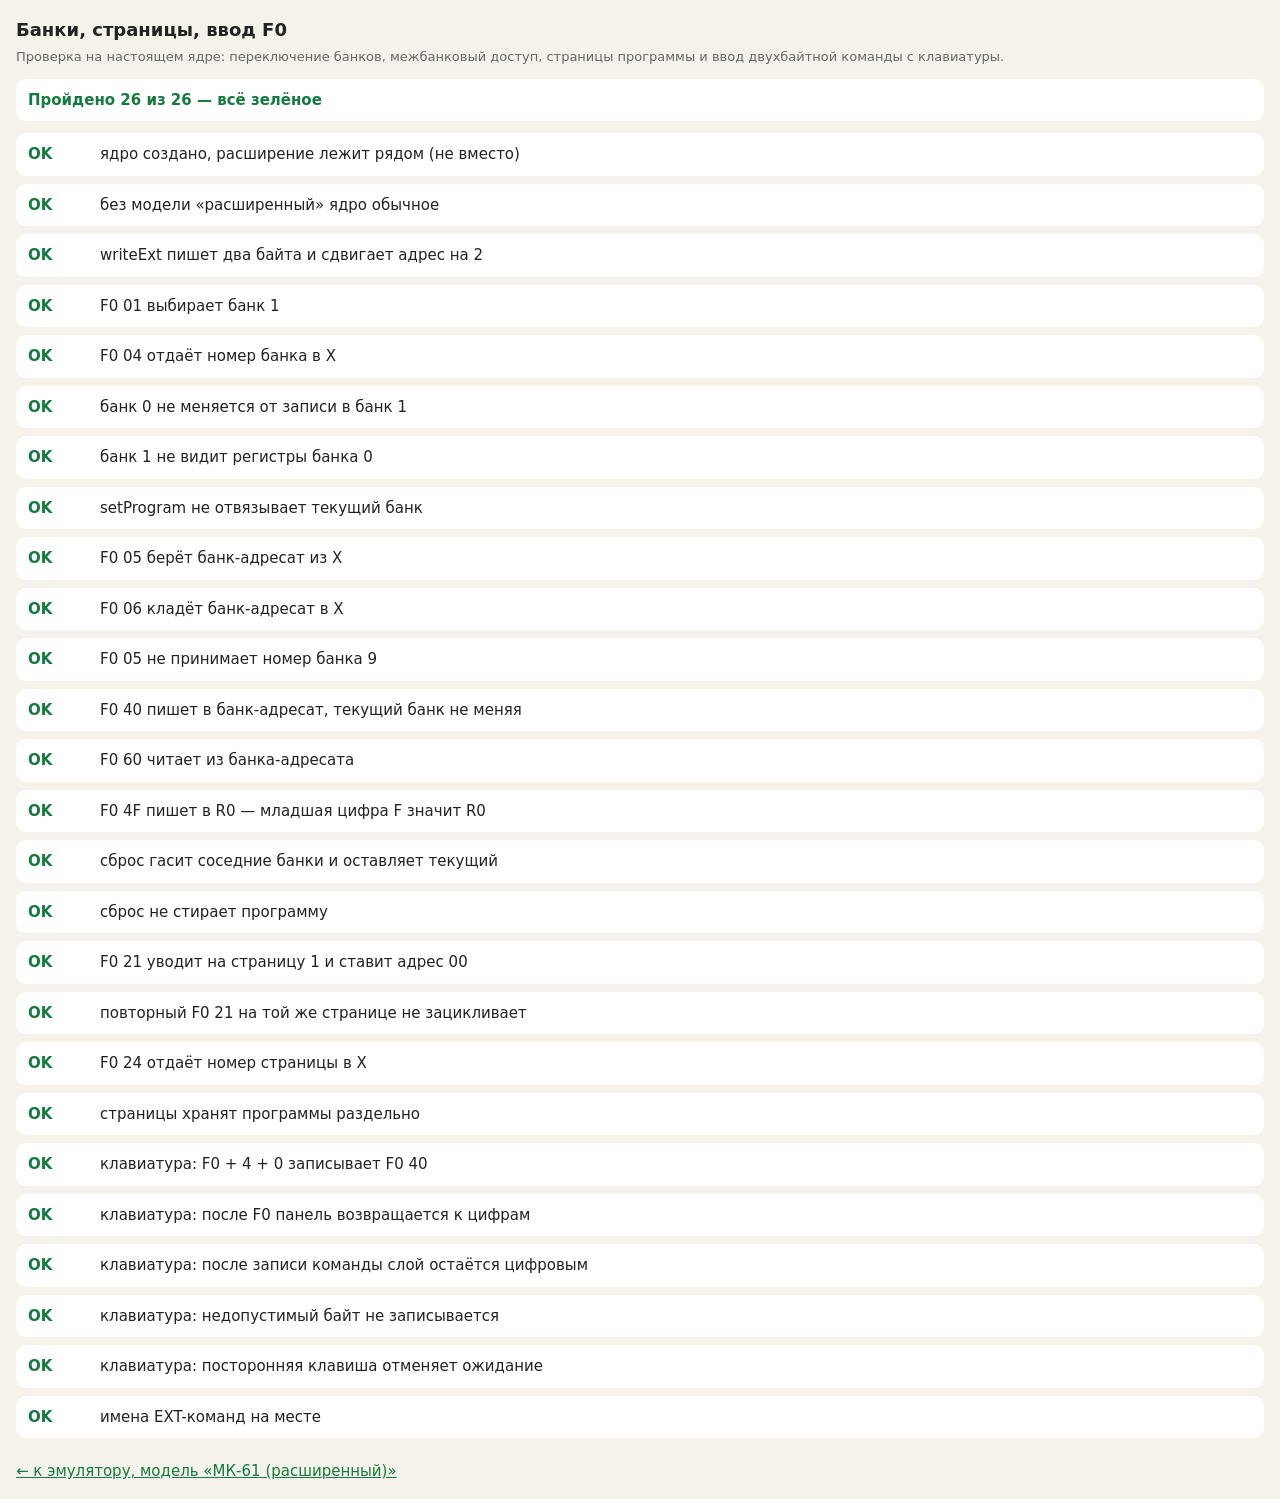
<file: tests-banks.html>
<!DOCTYPE html>
<html lang="ru">
<head>
<meta charset="utf-8">
<meta name="viewport" content="width=device-width, initial-scale=1">
<title>pmk61 — банки, страницы, ввод F0</title>
<style>
  :root { color-scheme: light dark; }
  body { margin: 0; padding: 16px; font: 15px/1.5 system-ui, sans-serif; background: #f4f2ea; color: #222; }
  h1 { font-size: 18px; margin: 0 0 4px; }
  .sub { margin: 0 0 12px; color: #666; font-size: 13px; }
  .sum { font-weight: 700; padding: 10px 12px; border-radius: 10px; background: #fff; margin-bottom: 12px; }
  .sum.ok { color: #157a3f; }
  .sum.bad { color: #a01f1f; }
  ol { margin: 0; padding: 0; list-style: none; }
  li { background: #fff; border-radius: 10px; padding: 10px 12px; margin-bottom: 8px; }
  li .tag { display: inline-block; min-width: 64px; font-weight: 700; margin-right: 8px; }
  li.pass .tag { color: #157a3f; }
  li.fail .tag { color: #a01f1f; }
  li .why { display: block; margin-top: 4px; color: #a01f1f; font-size: 13px; }
  .back { display: inline-block; margin-top: 14px; color: #157a3f; }
  @media (prefers-color-scheme: dark) {
    body { background: #16181a; color: #e8e8e8; }
    .sum, li { background: #22262a; }
    li .why { color: #ff8f8f; }
  }
</style>
</head>
<body>
<h1>Банки, страницы, ввод F0</h1>
<p class="sub">Проверка на настоящем ядре: переключение банков, межбанковый доступ, страницы программы и ввод двухбайтной команды с клавиатуры.</p>
<div class="sum" id="sum">Идёт проверка…</div>
<ol id="list"></ol>
<a class="back" href="index.html?v=61&amp;model=mk-61-ext">← к эмулятору, модель «МК-61 (расширенный)»</a>

<!-- Модель, которую видит ext61-boot.js при создании ядра.
     В тестах она всегда расширенная, кроме одной специальной проверки. -->
<select id="model" hidden>
  <option value="mk-61">МК-61</option>
  <option value="mk-61-ext" selected>МК-61 (расширенный)</option>
</select>

<script src="core.js?v=13"></script>
<script src="ext61.js?v=9"></script>
<script src="ext61-boot.js?v=9"></script>
<script>
(function () {
  'use strict';

  var listEl = document.getElementById('list');
  var sumEl = document.getElementById('sum');
  var passed = 0, failed = 0;

  function row(ok, name, why) {
    var li = document.createElement('li');
    li.className = ok ? 'pass' : 'fail';
    var tag = document.createElement('span');
    tag.className = 'tag';
    tag.textContent = ok ? 'OK' : 'ОШИБКА';
    var nameEl = document.createElement('span');
    nameEl.textContent = name;
    li.appendChild(tag);
    li.appendChild(nameEl);
    if (!ok && why) {
      var w = document.createElement('span');
      w.className = 'why';
      w.textContent = why;
      li.appendChild(w);
    }
    listEl.appendChild(li);
  }

  function eq(got, want) {
    return got === want ? true : 'получено ' + JSON.stringify(got) + ', ожидалось ' + JSON.stringify(want);
  }

  function check(name, fn) {
    var res;
    try {
      res = fn();
    } catch (e) {
      res = 'исключение: ' + ((e && e.message) ? e.message : e);
    }
    if (res === true) { passed++; row(true, name); }
    else { failed++; row(false, name, String(res)); }
  }

  /* ---------- вспомогательное ---------- */

  function makeCore() {
    return window.MKCore.create({ onEvent: function () {} });
  }

  /* ВАЖНО: core.setProgram() не только кладёт программу, но и создаёт
     НОВЫЙ массив ST.R — регистры при этом обнуляются (если не передан
     keepRegisters). Поэтому в тестах банков программа пишется напрямую
     в ST.prog, иначе значения регистров стираются ещё до проверки. */
  function progSet(core, arr) {
    for (var i = 0; i < core.PROG_LEN; i++) core.ST.prog[i] = core.NOP;
    for (var j = 0; j < arr.length; j++) core.ST.prog[j] = arr[j] & 0xFF;
    core.ST.ip = 0;
    core.ST.err = false;
  }

  function setProg(core, arr) {
    var a = new Array(core.PROG_LEN).fill(core.NOP);
    for (var i = 0; i < arr.length; i++) a[i] = arr[i] & 0xFF;
    core.setProgram(a);
    core.ST.ip = 0;
    return a;
  }

  function forcePrg(core) {
    if (core.ST && typeof core.ST.prg === 'boolean') core.ST.prg = true;
    else if (core.ST) core.ST.mode = 'ПРГ';
    core.ST.layer = 'f';
    core.ST.ip = 0;
  }

  /* ---------- 1. расширение подключено, ядро осталось ядром ---------- */

  check('ядро создано, расширение лежит рядом (не вместо)', function () {
    var c = makeCore();
    if (typeof c.fmt !== 'function') return 'нет core.fmt — наружу ушла обёртка';
    if (typeof c.key !== 'function') return 'нет core.key';
    if (!c.ext) return 'нет core.ext — расширение не включилось';
    return eq(typeof c.writeExt, 'function');
  });

  check('без модели «расширенный» ядро обычное', function () {
    var sel = document.getElementById('model');
    var old = sel.value;
    sel.value = 'mk-61';
    var c = window.MKCore.create({ onEvent: function () {} });
    sel.value = old;
    if (c.ext) return 'расширение включилось для обычной модели';
    return eq(typeof c.writeExt, 'undefined');
  });

  check('writeExt пишет два байта и сдвигает адрес на 2', function () {
    var c = makeCore();
    c.ST.ip = 0;
    var wrote = c.writeExt(0x04);
    if (wrote !== true) return 'writeExt вернул ' + wrote;
    if (c.ST.prog[0] !== 0xF0) return 'нет префикса F0 в ячейке 00';
    if (c.ST.prog[1] !== 0x04) return 'нет второго байта 04 в ячейке 01';
    return eq(c.ST.ip, 2);
  });

  /* ---------- 2. банки ---------- */

  check('F0 01 выбирает банк 1', function () {
    var c = makeCore();
    progSet(c, [0xF0, 0x01, 0x50]);
    c.step();
    return eq(c.ext.bank(), 1);
  });

  check('F0 04 отдаёт номер банка в X', function () {
    var c = makeCore();
    progSet(c, [0xF0, 0x02]);
    c.step();
    progSet(c, [0xF0, 0x04, 0x50]);
    c.step();
    return eq(c.ST.X, 2);
  });

  check('банк 0 не меняется от записи в банк 1', function () {
    var c = makeCore();
    c.ext.selectBank(1);
    c.ST.R[1] = 222;
    c.ext.selectBank(0);
    c.ST.R[1] = 111;
    c.ext.selectBank(1);
    if (c.ST.R[1] !== 222) return 'в банке 1 ожидалось 222, получено ' + c.ST.R[1];
    c.ext.selectBank(0);
    return eq(c.ST.R[1], 111);
  });

  check('банк 1 не видит регистры банка 0', function () {
    var c = makeCore();
    c.ST.R[3] = 77;
    c.ext.selectBank(1);
    return eq(c.ST.R[3], 0);
  });

  check('setProgram не отвязывает текущий банк', function () {
    var c = makeCore();
    c.ext.selectBank(2);
    c.setProgram([]);
    c.ST.R[0] = 33;
    if (c.ext.bank() !== 2) return 'банк сбился: ' + c.ext.bank();
    c.ext.selectBank(0);
    c.ext.selectBank(2);
    return eq(c.ST.R[0], 33);
  });

  /* ---------- 3. банк-адресат ---------- */

  check('F0 05 берёт банк-адресат из X', function () {
    var c = makeCore();
    progSet(c, [0xF0, 0x05, 0x50]);
    c.ST.X = 2;
    c.step();
    return eq(c.ext.targetBank(), 2);
  });

  check('F0 06 кладёт банк-адресат в X', function () {
    var c = makeCore();
    c.ext.setTargetBank(3);
    progSet(c, [0xF0, 0x06, 0x50]);
    c.step();
    return eq(c.ST.X, 3);
  });

  check('F0 05 не принимает номер банка 9', function () {
    var c = makeCore();
    progSet(c, [0xF0, 0x05, 0x50]);
    c.ST.X = 9;
    var res = c.step();
    if (res !== 'error') return 'команда не дала ЕГГОГ, результат ' + res;
    return eq(c.ST.err, true);
  });

  check('F0 40 пишет в банк-адресат, текущий банк не меняя', function () {
    var c = makeCore();
    progSet(c, [0xF0, 0x40, 0x50]);
    c.ext.setTargetBank(1);
    c.ST.X = 7;
    c.step();
    if (c.ext.bank() !== 0) return 'текущий банк стал ' + c.ext.bank();
    c.ext.selectBank(1);
    return eq(c.ST.R[0], 7);
  });

  check('F0 60 читает из банка-адресата', function () {
    var c = makeCore();
    progSet(c, [0xF0, 0x62, 0x50]);
    c.ext.setTargetBank(0);
    c.ST.R[2] = 42;
    c.step();
    return eq(c.ST.X, 42);
  });

  check('F0 4F пишет в R0 — младшая цифра F значит R0', function () {
    var c = makeCore();
    progSet(c, [0xF0, 0x4F, 0x50]);
    c.ext.setTargetBank(0);
    c.ST.X = 9;
    c.step();
    return eq(c.ST.R[0], 9);
  });

  /* ---------- 4. сброс ---------- */

  check('сброс гасит соседние банки и оставляет текущий', function () {
    var c = makeCore();
    c.ext.selectBank(1);
    c.ST.R[0] = 55;
    c.ext.selectBank(0);
    c.reset(false);
    if (c.ext.bank() !== 0) return 'банк после сброса ' + c.ext.bank();
    if (c.ext.targetBank() !== 0) return 'банк-адресат не сброшен: ' + c.ext.targetBank();
    c.ext.selectBank(1);
    return eq(c.ST.R[0], 0);
  });

  check('сброс не стирает программу', function () {
    var c = makeCore();
    progSet(c, [0x51, 0x52]);
    c.reset(false);
    return eq(c.ST.prog[0], 0x51);
  });

  /* ---------- 5. страницы ---------- */

  check('F0 21 уводит на страницу 1 и ставит адрес 00', function () {
    var c = makeCore();
    progSet(c, [0xF0, 0x21]);
    c.step();
    if (c.ext.page() !== 1) return 'страница ' + c.ext.page();
    return eq(c.ST.ip, 0);
  });

  check('повторный F0 21 на той же странице не зацикливает', function () {
    var c = makeCore();
    progSet(c, [0xF0, 0x21]);
    c.step();
    progSet(c, [0xF0, 0x21]);
    c.step();
    return eq(c.ST.ip, 2);
  });

  check('F0 24 отдаёт номер страницы в X', function () {
    var c = makeCore();
    progSet(c, [0xF0, 0x22]);
    c.step();
    progSet(c, [0xF0, 0x24]);
    c.step();
    return eq(c.ST.X, 2);
  });

  check('страницы хранят программы раздельно', function () {
    var c = makeCore();
    progSet(c, [0xF0, 0x21]);        /* страница 0: переход на страницу 1 */
    c.step();
    if (c.ext.page() !== 1) return 'не ушли на страницу 1: ' + c.ext.page();

    progSet(c, [0x53, 0xF0, 0x20]);  /* страница 1: 53 и возврат на страницу 0 */
    c.ST.ip = 1;
    c.step();
    if (c.ext.page() !== 0) return 'не вернулись на страницу 0: ' + c.ext.page();
    if (c.ST.prog[0] !== 0xF0 || c.ST.prog[1] !== 0x21) {
      return 'программа страницы 0 испорчена: ' + c.ST.prog[0] + ', ' + c.ST.prog[1];
    }

    c.ST.ip = 0;
    c.step();                         /* снова на страницу 1 */
    return eq(c.ST.prog[0], 0x53);
  });

  /* ---------- 6. ввод F0 с клавиатуры ---------- */

  check('клавиатура: F0 + 4 + 0 записывает F0 40', function () {
    var c = makeCore();
    forcePrg(c);
    c.key({ a: 'ext0' });
    c.key({ a: 'digit', d: '4' });
    c.key({ a: 'digit', d: '0' });
    if (c.ST.prog[0] !== 0xF0) return 'первая ячейка 0x' + c.ST.prog[0].toString(16);
    return eq(c.ST.prog[1], 0x40);
  });

  check('клавиатура: после F0 панель возвращается к цифрам', function () {
    var c = makeCore();
    forcePrg(c);
    c.ST.layer = 'f';
    c.key({ a: 'ext0' });
    return eq(c.ST.layer, 'main');
  });

  check('клавиатура: после записи команды слой остаётся цифровым', function () {
    var c = makeCore();
    forcePrg(c);
    c.key({ a: 'ext0' });
    c.key({ a: 'digit', d: '0' });
    c.key({ a: 'digit', d: '1' });
    return eq(c.ST.layer, 'main');
  });

  check('клавиатура: недопустимый байт не записывается', function () {
    var c = makeCore();
    forcePrg(c);
    c.key({ a: 'ext0' });
    c.key({ a: 'digit', d: '0' });
    c.key({ a: 'digit', d: '7' });
    if (c.ST.prog[0] === 0xF0) return 'записалась команда F0 07, которой нет';
    return true;
  });

  check('клавиатура: посторонняя клавиша отменяет ожидание', function () {
    var c = makeCore();
    forcePrg(c);
    c.key({ a: 'ext0' });
    c.key({ a: 'layer', c: 'k' });
    c.key({ a: 'digit', d: '4' });
    c.key({ a: 'digit', d: '0' });
    if (c.ST.prog[0] === 0xF0) return 'ожидание не отменилось, записалось F0';
    return true;
  });

  /* ---------- 7. имена команд ---------- */

  check('имена EXT-команд на месте', function () {
    var E = window.MKExt61;
    if (!E) return 'MKExt61 не загружен';
    if (!E.isExt(0x40)) return '0x40 не считается командой расширения';
    if (E.isExt(0x07)) return '0x07 ошибочно считается командой';
    if (String(E.extName(0x40)).indexOf('R0') < 0) return 'имя 0x40: ' + E.extName(0x40);
    if (String(E.extName(0x63)).indexOf('R3') < 0) return 'имя 0x63: ' + E.extName(0x63);
    if (String(E.extName(0x24)).indexOf('страница') < 0) return 'имя 0x24: ' + E.extName(0x24);
    return true;
  });

  /* ---------- итог ---------- */

  var total = passed + failed;
  sumEl.textContent = 'Пройдено ' + passed + ' из ' + total + (failed ? ' — ошибок: ' + failed : ' — всё зелёное');
  sumEl.className = 'sum ' + (failed ? 'bad' : 'ok');
})();
</script>
</body>
</html>
</file>
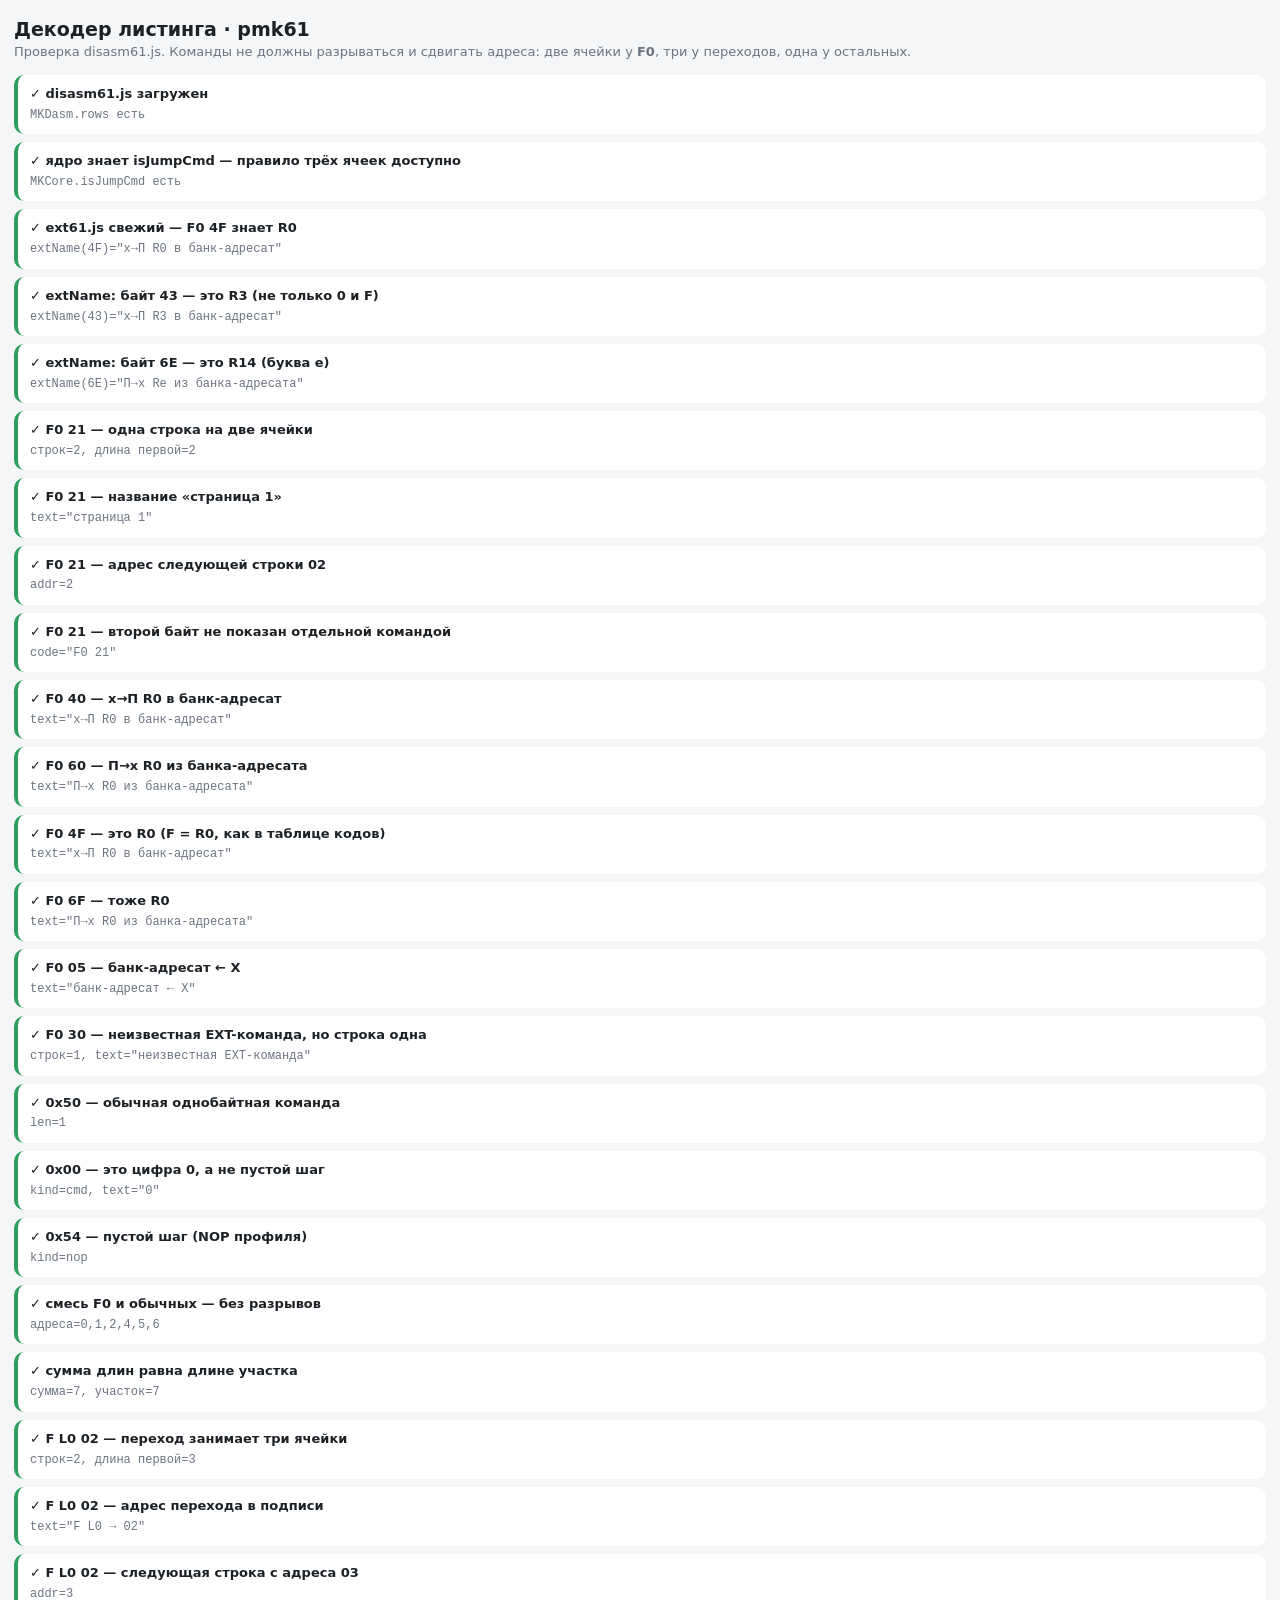
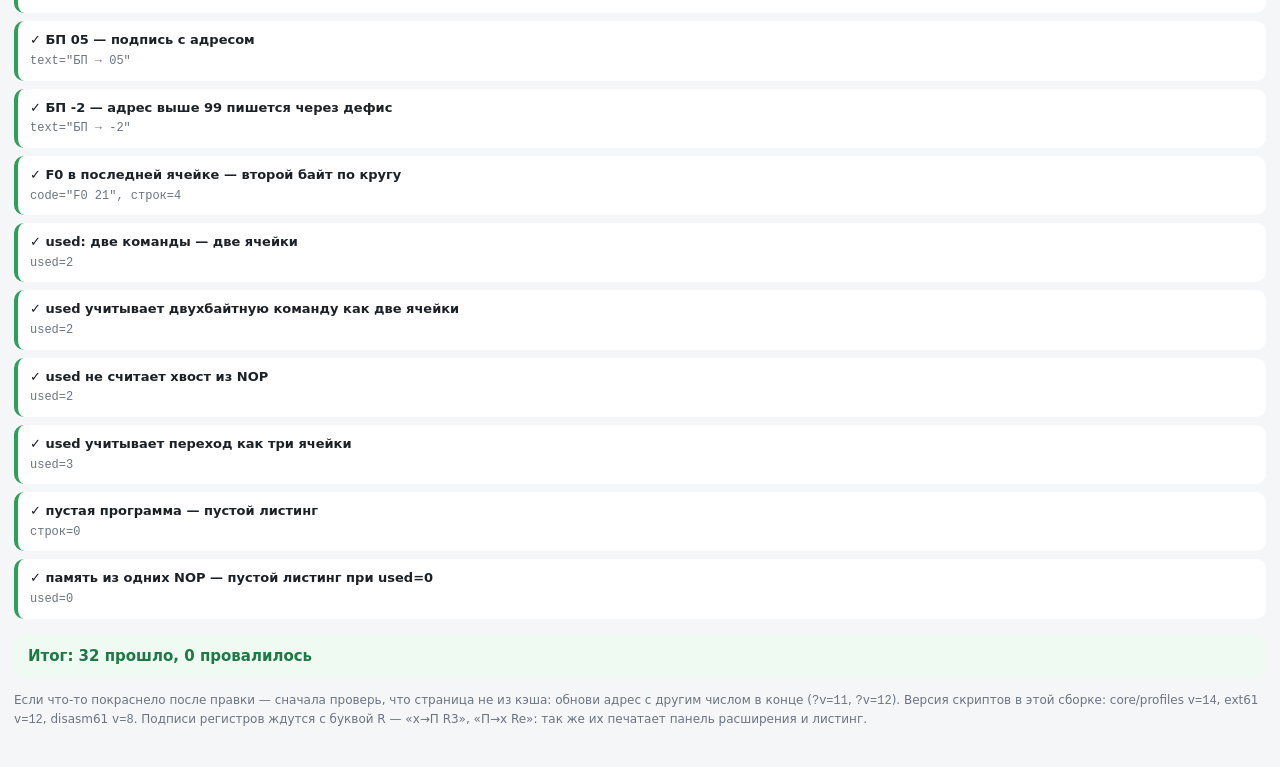
<file: tests-disasm.html>
<!DOCTYPE html>
<html lang="ru">
<head>
<meta charset="utf-8">
<meta name="viewport" content="width=device-width, initial-scale=1">
<title>pmk61 — проверка декодера</title>
<style>
  body { font-family: system-ui, -apple-system, "Segoe UI", Roboto, sans-serif;
         margin: 0; padding: 18px 14px 40px; background: #f5f6f8; color: #1c2126; }
  h1 { font-size: 19px; margin: 0 0 4px; }
  .sub { color: #6b7480; font-size: 13px; margin-bottom: 16px; }
  .case { background: #fff; border-radius: 10px; padding: 10px 12px; margin-bottom: 8px;
          border-left: 4px solid #d3d8de; font-size: 13px; line-height: 1.45; }
  .ok { border-left-color: #2e9e5b; }
  .bad { border-left-color: #d94a4a; background: #fff5f5; }
  .head { font-weight: 600; margin-bottom: 3px; }
  .fact { color: #6b7480; font-size: 12px; font-family: ui-monospace, Consolas, monospace;
          white-space: pre-wrap; margin-top: 3px; }
  .total { margin-top: 16px; padding: 12px 14px; border-radius: 10px; background: #fff;
           font-size: 15px; font-weight: 600; }
  .total.bad { background: #fff0f0; color: #b32d2d; }
  .total.ok { background: #eefaf2; color: #1d7a44; }
  .note { color: #6b7480; font-size: 12px; margin-top: 14px; line-height: 1.5; }
</style>
</head>
<body>
<h1>Декодер листинга · pmk61</h1>
<div class="sub">Проверка disasm61.js. Команды не должны разрываться и сдвигать адреса:
две ячейки у <b>F0</b>, три у переходов, одна у остальных.</div>
<div id="out"></div>
<div class="total" id="total">Идёт проверка…</div>
<div class="note">Если что-то покраснело после правки — сначала проверь, что страница
не из кэша: обнови адрес с другим числом в конце (<code>?v=11</code>, <code>?v=12</code>).
Версия скриптов в этой сборке: core/profiles <code>v=14</code>, ext61 <code>v=12</code>,
disasm61 <code>v=8</code>. Подписи регистров ждутся с буквой R — «x→П R3»,
«П→x Re»: так же их печатает панель расширения и листинг.</div>

<script src="core.js?v=14"></script>
<script src="profiles.js?v=14"></script>
<script src="ext61.js?v=12"></script>
<script src="disasm61.js?v=8"></script>
<script>
(function () {
  'use strict';

  var out = document.getElementById('out');
  var total = document.getElementById('total');
  var pass = 0, fail = 0;

  function check(name, ok, fact) {
    if (ok) pass++; else fail++;
    var d = document.createElement('div');
    d.className = 'case ' + (ok ? 'ok' : 'bad');
    var h = document.createElement('div');
    h.className = 'head';
    h.textContent = (ok ? '✓ ' : '✗ ') + name;
    d.appendChild(h);
    if (fact) {
      var f = document.createElement('div');
      f.className = 'fact';
      f.textContent = fact;
      d.appendChild(f);
    }
    out.appendChild(d);
  }

  function firstText(prog) {
    var rr = window.MKDasm && window.MKDasm.rows(prog);
    return (rr && rr[0]) ? rr[0].text : '';
  }

  var D = window.MKDasm;

  /* ---------- 1. свежесть ---------- */
  check('disasm61.js загружен',
    !!(D && typeof D.rows === 'function'),
    D ? 'MKDasm.rows есть' : 'MKDasm нет — обнови страницу');

  if (!D) {
    total.textContent = 'Декодер не загрузился';
    total.className = 'total bad';
    return;
  }

  check('ядро знает isJumpCmd — правило трёх ячеек доступно',
    !!(window.MKCore && typeof window.MKCore.isJumpCmd === 'function'),
    window.MKCore ? 'MKCore.isJumpCmd есть' : 'нет — работает запасной список');

  check('ext61.js свежий — F0 4F знает R0',
    !!(window.MKExt61 && typeof window.MKExt61.extName === 'function' &&
       window.MKExt61.extName(0x4F) === 'x→П R0 в банк-адресат'),
    window.MKExt61 ? 'extName(4F)="' + window.MKExt61.extName(0x4F) + '"' : 'MKExt61 нет');

  /* средние цифры: проверка, что номер не теряется на всём диапазоне */
  check('extName: байт 43 — это R3 (не только 0 и F)',
    !!(window.MKExt61 && window.MKExt61.extName(0x43) === 'x→П R3 в банк-адресат'),
    window.MKExt61 ? 'extName(43)="' + window.MKExt61.extName(0x43) + '"' : 'MKExt61 нет');

  check('extName: байт 6E — это R14 (буква e)',
    !!(window.MKExt61 && window.MKExt61.extName(0x6E) === 'П→x Re из банка-адресата'),
    window.MKExt61 ? 'extName(6E)="' + window.MKExt61.extName(0x6E) + '"' : 'MKExt61 нет');

  /* ---------- 2. одна двухбайтная команда F0 ---------- */
  var r = D.rows([0xF0, 0x21, 0x50]);
  check('F0 21 — одна строка на две ячейки',
    r.length === 2 && r[0].len === 2 && r[0].kind === 'ext',
    'строк=' + r.length + ', длина первой=' + (r[0] && r[0].len));
  check('F0 21 — название «страница 1»',
    r[0].text === 'страница 1', 'text="' + r[0].text + '"');
  check('F0 21 — адрес следующей строки 02',
    r[1].addr === 2, 'addr=' + r[1].addr);
  check('F0 21 — второй байт не показан отдельной командой',
    r[0].code === 'F0 21', 'code="' + r[0].code + '"');

  /* ---------- 3. межбанковые ---------- */
  check('F0 40 — x→П R0 в банк-адресат',
    firstText([0xF0, 0x40]) === 'x→П R0 в банк-адресат', 'text="' + firstText([0xF0, 0x40]) + '"');

  check('F0 60 — П→x R0 из банка-адресата',
    firstText([0xF0, 0x60]) === 'П→x R0 из банка-адресата', 'text="' + firstText([0xF0, 0x60]) + '"');

  check('F0 4F — это R0 (F = R0, как в таблице кодов)',
    firstText([0xF0, 0x4F]) === 'x→П R0 в банк-адресат', 'text="' + firstText([0xF0, 0x4F]) + '"');

  check('F0 6F — тоже R0',
    firstText([0xF0, 0x6F]) === 'П→x R0 из банка-адресата', 'text="' + firstText([0xF0, 0x6F]) + '"');

  check('F0 05 — банк-адресат ← X',
    firstText([0xF0, 0x05]) === 'банк-адресат ← X', 'text="' + firstText([0xF0, 0x05]) + '"');

  /* ---------- 4. мусор второго байта ---------- */
  var r30 = D.rows([0xF0, 0x30]);
  check('F0 30 — неизвестная EXT-команда, но строка одна',
    r30.length === 1 && r30[0].len === 2 && r30[0].text === 'неизвестная EXT-команда',
    'строк=' + r30.length + ', text="' + r30[0].text + '"');

  /* ---------- 5. обычные команды ---------- */
  var r50 = D.rows([0x50]);
  check('0x50 — обычная однобайтная команда',
    r50[0].len === 1 && r50[0].kind === 'cmd', 'len=' + r50[0].len);

  var rz = D.rows([0x00]);
  check('0x00 — это цифра 0, а не пустой шаг',
    rz.length === 1 && rz[0].kind === 'cmd' && rz[0].text === '0',
    'kind=' + rz[0].kind + ', text="' + rz[0].text + '"');

  var rnop = D.rows([0x54]);
  check('0x54 — пустой шаг (NOP профиля)',
    rnop.length === 1 && rnop[0].kind === 'nop' && rnop[0].empty === true,
    'kind=' + rnop[0].kind);

  /* ---------- 6. смешанная программа ---------- */
  var mix = [0x05, 0x40, 0xF0, 0x02, 0x09, 0x40, 0x50];
  var rm = D.rows(mix);
  var addrs = rm.map(function (x) { return x.addr; }).join(',');
  check('смесь F0 и обычных — без разрывов',
    addrs === '0,1,2,4,5,6', 'адреса=' + addrs);

  var sum = rm.reduce(function (a, x) { return a + x.len; }, 0);
  check('сумма длин равна длине участка',
    sum === 7, 'сумма=' + sum + ', участок=7');

  /* ---------- 7. переходы: три ячейки ---------- */
  var rj = D.rows([0x5D, 0x00, 0x02, 0x50]);
  check('F L0 02 — переход занимает три ячейки',
    rj.length === 2 && rj[0].len === 3 && rj[0].kind === 'jump',
    'строк=' + rj.length + ', длина первой=' + (rj[0] && rj[0].len));
  check('F L0 02 — адрес перехода в подписи',
    rj[0].text === 'F L0 → 02', 'text="' + rj[0].text + '"');
  check('F L0 02 — следующая строка с адреса 03',
    rj[1].addr === 3, 'addr=' + rj[1].addr);

  var rbp = D.rows([0x51, 0x00, 0x05]);
  check('БП 05 — подпись с адресом',
    rbp[0].text === 'БП → 05' && rbp[0].len === 3, 'text="' + rbp[0].text + '"');

  var rhigh = D.rows([0x51, 0x0A, 0x02]);
  check('БП -2 — адрес выше 99 пишется через дефис',
    rhigh[0].text === 'БП → -2', 'text="' + rhigh[0].text + '"');

  /* ---------- 8. F0 в последней ячейке ---------- */
  var tail = [0x21, 0x54, 0x54, 0xF0];
  var rt = D.rows(tail);
  var last = rt[rt.length - 1];
  check('F0 в последней ячейке — второй байт по кругу',
    last.kind === 'ext' && last.code === 'F0 21',
    'code="' + last.code + '", строк=' + rt.length);

  /* ---------- 9. used ---------- */
  check('used: две команды — две ячейки',
    D.used([0x05, 0x40]) === 2, 'used=' + D.used([0x05, 0x40]));

  check('used учитывает двухбайтную команду как две ячейки',
    D.used([0xF0, 0x21]) === 2, 'used=' + D.used([0xF0, 0x21]));

  check('used не считает хвост из NOP',
    D.used([0x05, 0x40, 0x54, 0x54]) === 2,
    'used=' + D.used([0x05, 0x40, 0x54, 0x54]));

  check('used учитывает переход как три ячейки',
    D.used([0x5D, 0x00, 0x02]) === 3, 'used=' + D.used([0x5D, 0x00, 0x02]));

  /* ---------- 10. пустая программа ---------- */
  check('пустая программа — пустой листинг',
    D.rows([]).length === 0, 'строк=' + D.rows([]).length);

  check('память из одних NOP — пустой листинг при used=0',
    D.used([0x54, 0x54, 0x54]) === 0, 'used=' + D.used([0x54, 0x54, 0x54]));

  /* ---------- итог ---------- */
  total.textContent = 'Итог: ' + pass + ' прошло, ' + fail + ' провалилось';
  total.className = 'total ' + (fail ? 'bad' : 'ok');
  document.title = 'pmk61 — декодер ' + pass + '/' + (pass + fail);
})();
</script>
</body>
</html>
</file>
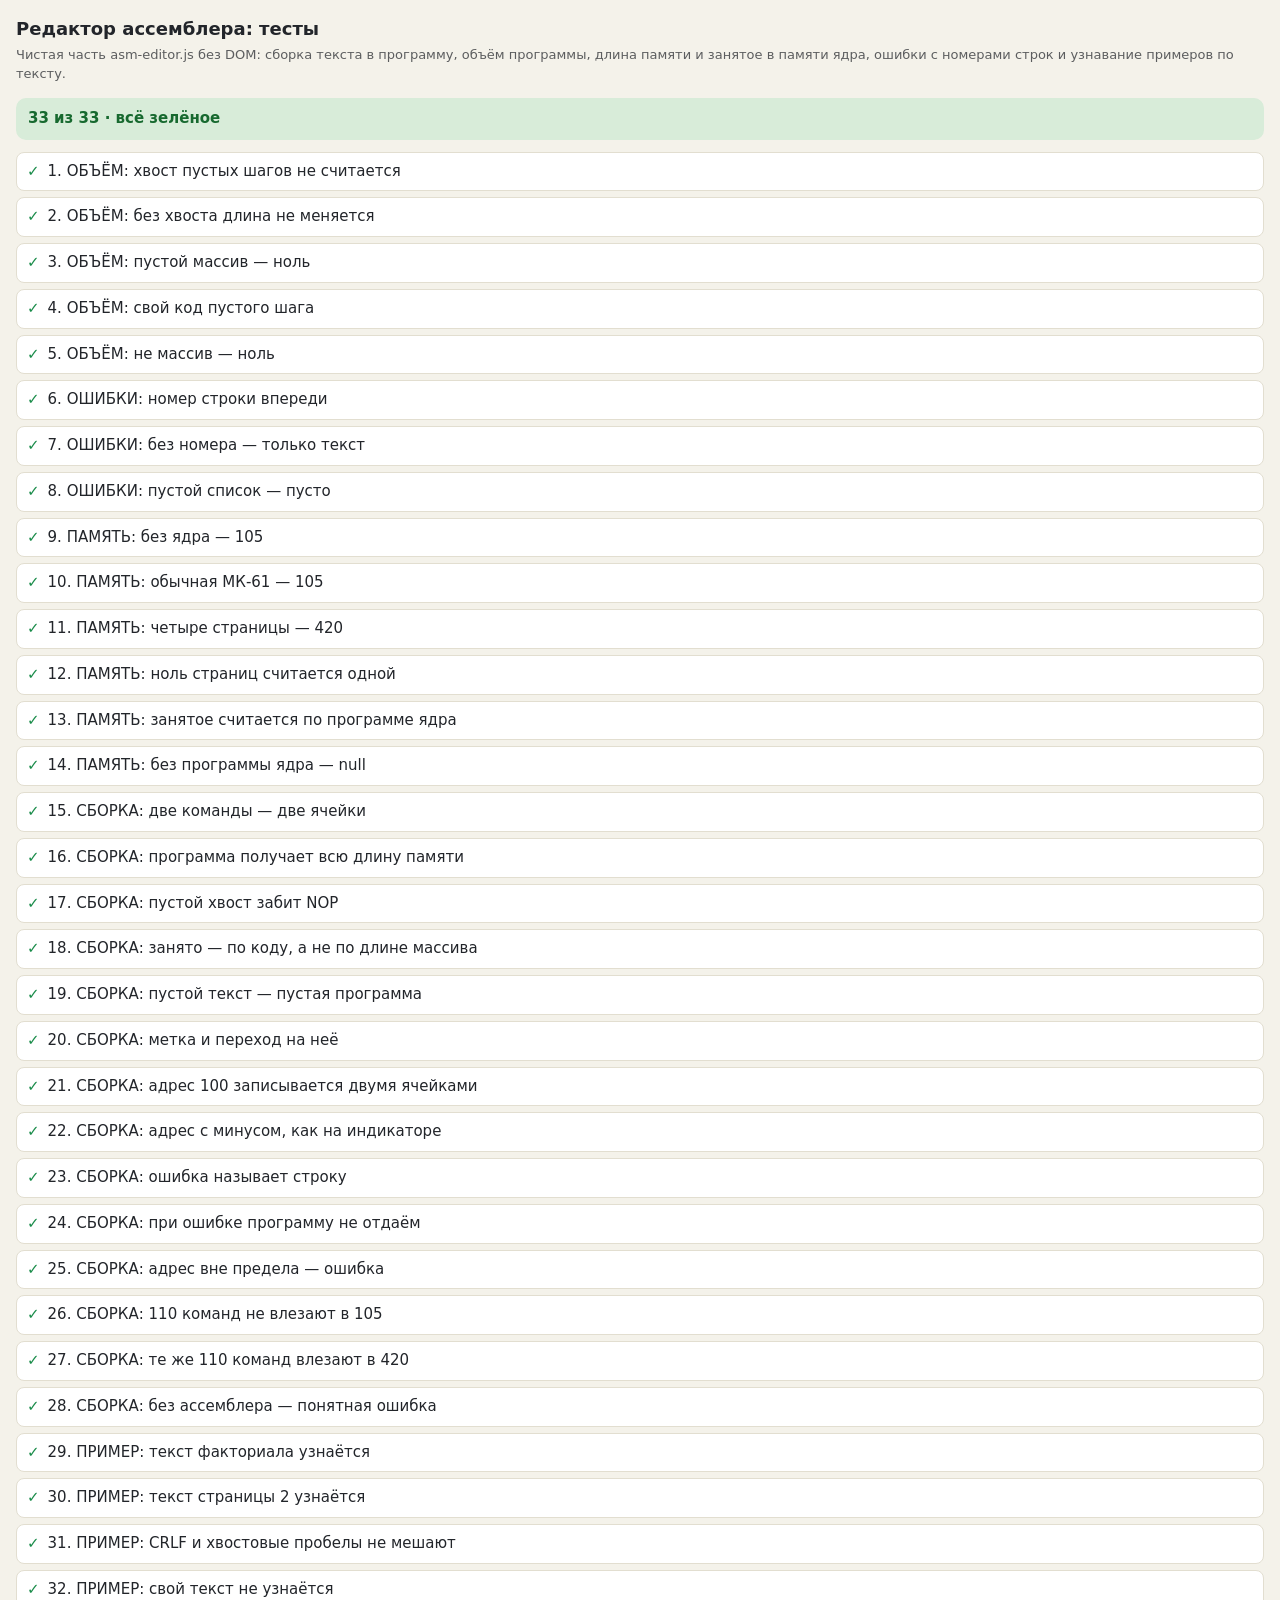
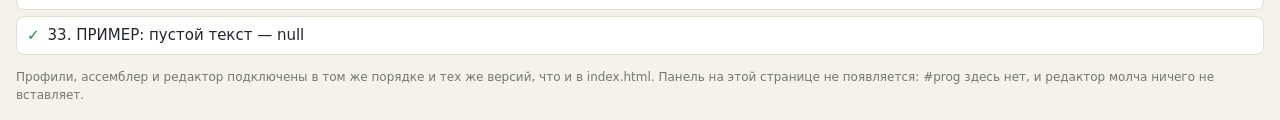
<file: tests-editor.html>
<!DOCTYPE html>
<html lang="ru">
<head>
<meta charset="utf-8">
<meta name="viewport" content="width=device-width, initial-scale=1">
<title>Тесты редактора ассемблера — pmk61</title>
<style>
  :root { color-scheme: light dark; }
  body { margin:0; padding:16px; font-family:system-ui,-apple-system,"Segoe UI",Roboto,sans-serif;
         font-size:15px; line-height:1.45; background:#f4f2ea; color:#22252a; }
  h1 { font-size:18px; margin:0 0 4px; }
  .sub { font-size:13px; opacity:.72; margin:0 0 14px; }
  .sum { font-size:15px; font-weight:600; padding:10px 12px; border-radius:10px;
         background:#e6e2d4; margin-bottom:12px; }
  .sum.ok { background:#d8ecd9; color:#17692f; }
  .sum.bad { background:#f7dad6; color:#8f2318; }
  .list { display:flex; flex-direction:column; gap:6px; }
  .it { display:flex; gap:8px; padding:8px 10px; border-radius:8px; background:#fff;
        border:1px solid #e2ded0; }
  .it .mk { flex:0 0 auto; font-weight:700; }
  .it.ok .mk { color:#1a8c4a; }
  .it.bad { border-color:#e0a9a2; background:#fdf1ef; }
  .it.bad .mk { color:#c0392b; }
  .it .nm { flex:1; }
  .it .ex { font-size:12px; opacity:.8; margin-top:3px; white-space:pre-wrap;
            word-break:break-word; font-family:ui-monospace,SFMono-Regular,Menlo,monospace; }
  .foot { font-size:12px; opacity:.6; margin-top:14px; }
  @media (prefers-color-scheme: dark) {
    body { background:#15181b; color:#dfe3e7; }
    .sum { background:#232a30; }
    .sum.ok { background:#16351f; color:#8fe0a3; }
    .sum.bad { background:#3a1c17; color:#f0a99f; }
    .it { background:#1b2026; border-color:#2b3238; }
    .it.bad { background:#2a1a17; border-color:#6a332c; }
  }
</style>
</head>
<body>
<h1>Редактор ассемблера: тесты</h1>
<p class="sub">Чистая часть asm-editor.js без DOM: сборка текста в программу, объём программы,
длина памяти и занятое в памяти ядра, ошибки с номерами строк и узнавание примеров по тексту.</p>
<div class="sum" id="sum">…</div>
<div class="list" id="list"></div>
<div class="foot">Профили, ассемблер и редактор подключены в том же порядке и тех же версий, что и в index.html.
Панель на этой странице не появляется: #prog здесь нет, и редактор молча ничего не вставляет.</div>

<script src="profiles.js?v=14"></script>
<script src="asm61.js?v=5"></script>
<script src="asm-editor.js?v=9"></script>
<script>
(function () {
  'use strict';

  var E = window.MKAsmEditor;
  var NOP = 0x54;
  var tests = [];

  function t(name, fn) { tests.push({ name: name, fn: fn }); }

  function eq(got, want, what) {
    if (got !== want) {
      throw new Error((what || 'значение') + ': получили ' + JSON.stringify(got) +
        ', ждали ' + JSON.stringify(want));
    }
  }

  function same(got, want, what) {
    var a = JSON.stringify(got), b = JSON.stringify(want);
    if (a !== b) throw new Error((what || 'массив') + ': получили ' + a + ', ждали ' + b);
  }

  function ok(v, what) {
    if (!v) throw new Error((what || 'ожидание') + ' не выполнено');
  }

  /* ---------- объём программы ---------- */

  t('ОБЪЁМ: хвост пустых шагов не считается', function () {
    eq(E.trimTrailingNop([0x10, 0x50, NOP, NOP]), 2);
  });

  t('ОБЪЁМ: без хвоста длина не меняется', function () {
    eq(E.trimTrailingNop([0x10, 0x50]), 2);
  });

  t('ОБЪЁМ: пустой массив — ноль', function () {
    eq(E.trimTrailingNop([]), 0);
  });

  t('ОБЪЁМ: свой код пустого шага', function () {
    eq(E.trimTrailingNop([0x10, 0x00, 0x00], 0x00), 1);
  });

  t('ОБЪЁМ: не массив — ноль', function () {
    eq(E.trimTrailingNop(null), 0);
  });

  /* ---------- ошибки ---------- */

  t('ОШИБКИ: номер строки впереди', function () {
    same(E.errorLines([{ line: 3, msg: 'Неизвестная команда: ХЗ' }]),
      ['строка 3: Неизвестная команда: ХЗ']);
  });

  t('ОШИБКИ: без номера — только текст', function () {
    same(E.errorLines([{ line: 0, msg: 'Программа не помещается' }]),
      ['Программа не помещается']);
  });

  t('ОШИБКИ: пустой список — пусто', function () {
    eq(E.errorLines(null).length, 0);
    eq(E.errorLines([]).length, 0);
  });

  /* ---------- длина памяти ---------- */

  t('ПАМЯТЬ: без ядра — 105', function () {
    eq(E.memoryLength(null), 105);
  });

  t('ПАМЯТЬ: обычная МК-61 — 105', function () {
    eq(E.memoryLength({ PROG_LEN: 105 }), 105);
  });

  t('ПАМЯТЬ: четыре страницы — 420', function () {
    eq(E.memoryLength({ PROG_LEN: 105, ext: { pagesCount: function () { return 4; } } }), 420);
  });

  t('ПАМЯТЬ: ноль страниц считается одной', function () {
    eq(E.memoryLength({ PROG_LEN: 105, ext: { pagesCount: function () { return 0; } } }), 105);
  });

  /* Занятое в памяти ядра: строка состояния говорит «в памяти N яч.»,
     и это число считается по программе ядра, а не по тексту поля. */

  t('ПАМЯТЬ: занятое считается по программе ядра', function () {
    var prog = [];
    for (var i = 0; i < 105; i++) prog.push(i < 3 ? 0x10 : NOP);
    eq(E.memoryUsed({ PROG_LEN: 105, ST: { prog: prog } }), 3);
  });

  t('ПАМЯТЬ: без программы ядра — null', function () {
    eq(E.memoryUsed(null), null);
    eq(E.memoryUsed({ PROG_LEN: 105 }), null);
  });

  /* ---------- сборка ---------- */

  t('СБОРКА: две команды — две ячейки', function () {
    var r = E.buildProgram('+\nС/П', { len: 105 });
    ok(r.ok, 'сборка');
    same(r.cells, [0x10, 0x50]);
    eq(r.count, 2);
  });

  t('СБОРКА: программа получает всю длину памяти', function () {
    var r = E.buildProgram('+\nС/П', { len: 105 });
    eq(r.program.length, 105);
  });

  t('СБОРКА: пустой хвост забит NOP', function () {
    var r = E.buildProgram('+\nС/П', { len: 105 });
    eq(r.program[2], NOP);
    eq(r.program[104], NOP);
  });

  t('СБОРКА: занято — по коду, а не по длине массива', function () {
    var r = E.buildProgram('+\nС/П', { len: 105 });
    eq(r.used, 2);
  });

  t('СБОРКА: пустой текст — пустая программа', function () {
    var r = E.buildProgram('', { len: 105 });
    ok(r.ok, 'сборка пустого текста');
    eq(r.count, 0);
    eq(r.used, 0);
    eq(r.program.length, 105);
  });

  t('СБОРКА: метка и переход на неё', function () {
    var r = E.buildProgram('m:\n+\nБП m', { len: 105 });
    ok(r.ok, 'сборка с меткой');
    same(r.cells, [0x10, 0x51, 0x00, 0x00]);
    eq(r.labels.M, 0);
  });

  t('СБОРКА: адрес 100 записывается двумя ячейками', function () {
    var r = E.buildProgram('БП 100', { len: 105 });
    ok(r.ok, 'сборка адреса 100');
    same(r.cells, [0x51, 0x0A, 0x00]);
  });

  t('СБОРКА: адрес с минусом, как на индикаторе', function () {
    var r = E.buildProgram('БП -3', { len: 105 });
    ok(r.ok, 'сборка адреса -3');
    same(r.cells, [0x51, 0x0A, 0x03]);
  });

  t('СБОРКА: ошибка называет строку', function () {
    var r = E.buildProgram('+\nХЗ\nС/П', { len: 105 });
    eq(r.ok, false);
    ok(/^строка 2:/.test(r.errors[0]), 'номер строки в первой ошибке');
  });

  t('СБОРКА: при ошибке программу не отдаём', function () {
    var r = E.buildProgram('+\nХЗ', { len: 105 });
    eq(r.program.length, 0);
  });

  t('СБОРКА: адрес вне предела — ошибка', function () {
    var r = E.buildProgram('БП 250', { len: 105 });
    eq(r.ok, false);
  });

  t('СБОРКА: 110 команд не влезают в 105', function () {
    var src = [];
    for (var i = 0; i < 110; i++) src.push('+');
    var r = E.buildProgram(src.join('\n'), { len: 105 });
    eq(r.ok, false);
  });

  t('СБОРКА: те же 110 команд влезают в 420', function () {
    var src = [];
    for (var i = 0; i < 110; i++) src.push('+');
    var r = E.buildProgram(src.join('\n'), { len: 420 });
    ok(r.ok, 'сборка 110 команд в 420');
    eq(r.count, 110);
    eq(r.program.length, 420);
    eq(r.used, 110);
  });

  t('СБОРКА: без ассемблера — понятная ошибка', function () {
    var saved = window.MKAsm;
    window.MKAsm = null;
    var r = E.buildProgram('+', { len: 105 });
    window.MKAsm = saved;
    eq(r.ok, false);
    ok(/ассемблер/i.test(r.errors[0]), 'текст про отсутствующий ассемблер');
  });

  /* ---------- узнавание примеров по тексту ----------
     Список примеров следует за текстом поля: без этого на старте стоял
     первый пункт, а в поле лежал текст прошлого сеанса, и «Ожидается»
     показывало числа чужой программы. */

  t('ПРИМЕР: текст факториала узнаётся', function () {
    eq(E.matchExample(E.examples[0].src), 'fact');
  });

  t('ПРИМЕР: текст страницы 2 узнаётся', function () {
    eq(E.matchExample(E.examples[6].src), 'page2');
  });

  t('ПРИМЕР: CRLF и хвостовые пробелы не мешают', function () {
    var src = E.examples[1].src.split('\n').map(function (line) {
      return line + '   ';
    }).join('\r\n');
    eq(E.matchExample(src), E.examples[1].id);
  });

  t('ПРИМЕР: свой текст не узнаётся', function () {
    eq(E.matchExample('+\nС/П'), null);
  });

  t('ПРИМЕР: пустой текст — null', function () {
    eq(E.matchExample(''), null);
    eq(E.matchExample('   \n  '), null);
  });

  /* ---------- прогон ---------- */

  var sum = document.getElementById('sum');
  var list = document.getElementById('list');
  var passed = 0;
  var failed = 0;

  tests.forEach(function (test, idx) {
    var row = document.createElement('div');
    var mk = document.createElement('span');
    mk.className = 'mk';
    var nm = document.createElement('span');
    nm.className = 'nm';
    nm.textContent = (idx + 1) + '. ' + test.name;

    try {
      test.fn();
      row.className = 'it ok';
      mk.textContent = '✓';
      passed++;
    } catch (e) {
      row.className = 'it bad';
      mk.textContent = '✕';
      failed++;
      var ex = document.createElement('div');
      ex.className = 'ex';
      ex.textContent = (e && e.message) ? e.message : String(e);
      nm.appendChild(ex);
    }

    row.appendChild(mk);
    row.appendChild(nm);
    list.appendChild(row);
  });

  sum.textContent = passed + ' из ' + tests.length +
    (failed ? ' · провалено ' + failed : ' · всё зелёное');
  sum.className = 'sum ' + (failed ? 'bad' : 'ok');
})();
</script>
</body>
</html>
</file>
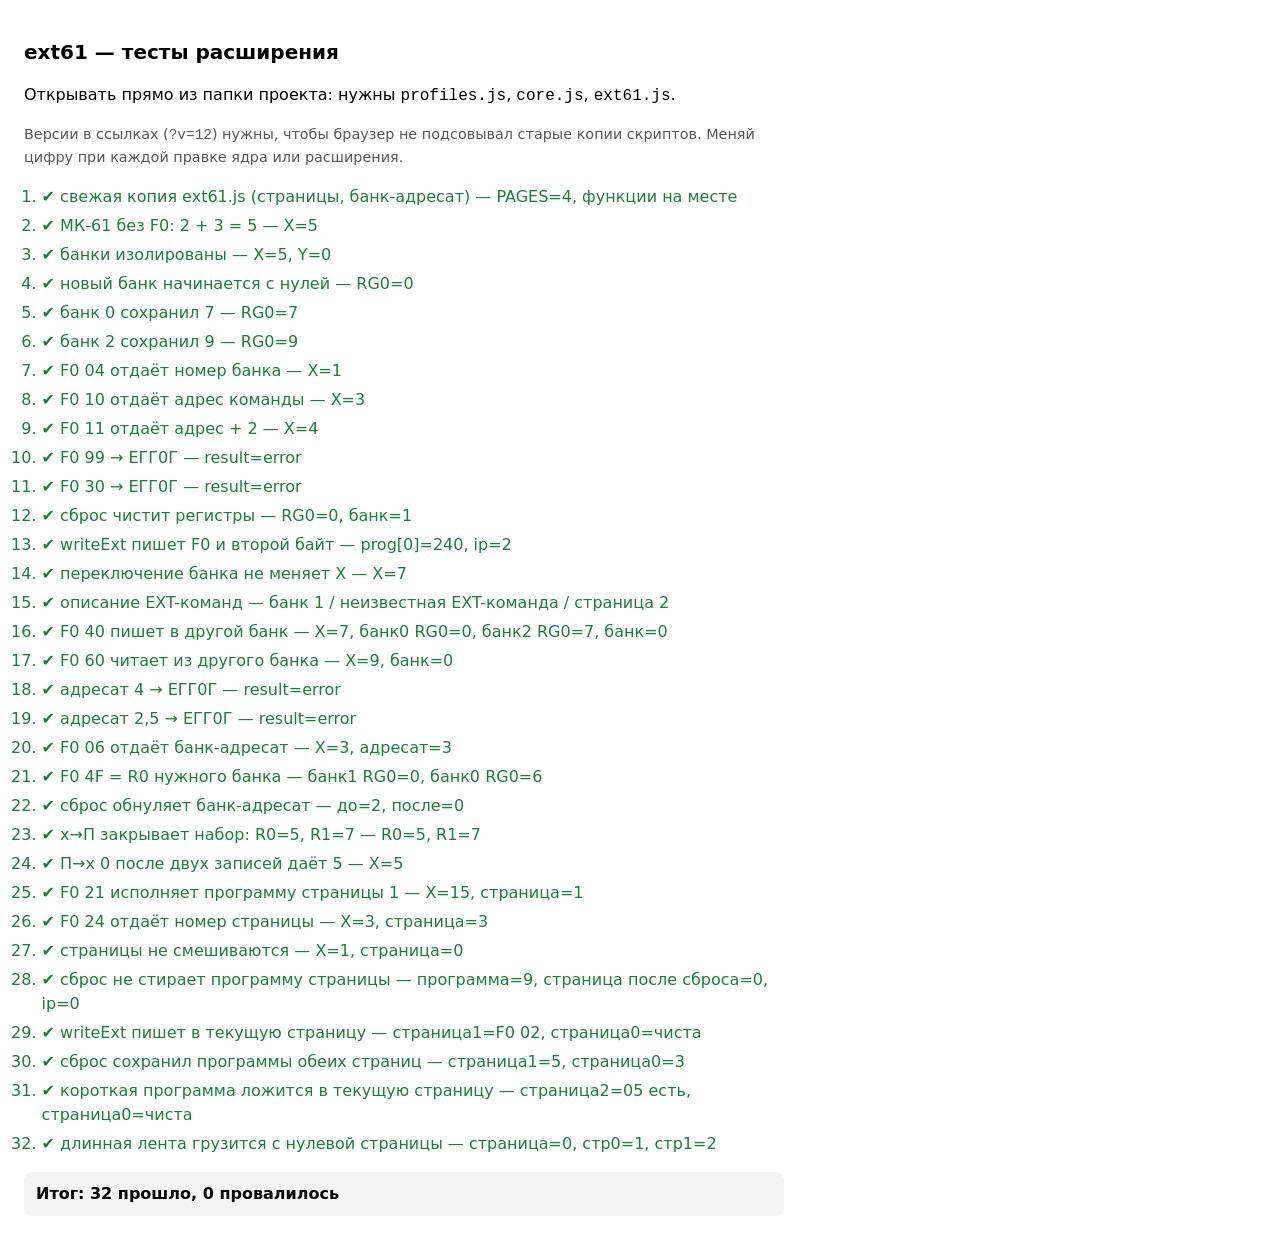
<file: tests-ext.html>
<!doctype html>
<html lang="ru">
<head>
<meta charset="utf-8">
<meta name="viewport" content="width=device-width, initial-scale=1">
<title>ext61 — тесты</title>
<style>
  body { font-family: system-ui, -apple-system, sans-serif; padding: 16px; line-height: 1.5; max-width: 760px; }
  h1 { font-size: 1.25rem; }
  ol { padding-left: 1.1rem; }
  li { margin: 5px 0; }
  .ok { color: #1a7f37; }
  .fail { color: #b42318; font-weight: 600; }
  .sum { margin-top: 16px; padding: 10px 12px; border-radius: 8px; background: #f4f4f4; font-weight: 600; }
  .sum.bad { background: #fdecea; }
  .note { color: #555; font-size: 0.9rem; }
  code { font-family: ui-monospace, monospace; }
</style>
</head>
<body>
<h1>ext61 — тесты расширения</h1>
<p>Открывать прямо из папки проекта: нужны <code>profiles.js</code>, <code>core.js</code>, <code>ext61.js</code>.</p>
<p class="note">Версии в ссылках (<code>?v=12</code>) нужны, чтобы браузер не подсовывал старые копии скриптов. Меняй цифру при каждой правке ядра или расширения.</p>
<ol id="out"></ol>
<script src="profiles.js?v=14"></script>
<script src="core.js?v=14"></script>
<script src="ext61.js?v=12"></script>
<script>
(function () {
  var out = document.getElementById('out');
  var pass = 0, fail = 0;

  function check(name, ok, info) {
    var li = document.createElement('li');
    li.className = ok ? 'ok' : 'fail';
    li.textContent = (ok ? '\u2714 ' : '\u2718 ') + name + (info ? ' \u2014 ' + info : '');
    out.appendChild(li);
    if (ok) pass++; else fail++;
  }

  function fresh() { return MKExt61.create({}); }

  /* ---------- 0. свежесть загруженного ext61.js ----------
     Если браузер отдал старую копию, дальше пойдут загадочные
     провалы. Поэтому первым делом проверяем, что в файле есть
     страницы и банк-адресат. */
  (function () {
    if (typeof MKExt61 === 'undefined' || typeof MKExt61.create !== 'function') {
      check('свежая копия ext61.js', false, 'ext61.js не загрузился вовсе');
      return;
    }
    var m = fresh();
    var ok = typeof m.selectPage === 'function' &&
             typeof m.page === 'function' &&
             typeof m.setTargetBank === 'function' &&
             typeof m.targetBank === 'function' &&
             typeof m.homePage === 'function' &&
             m.PAGES === 4;
    check('свежая копия ext61.js (страницы, банк-адресат)',
          ok,
          ok ? 'PAGES=' + m.PAGES + ', функции на месте'
             : 'загружена старая копия — обнови страницу (кэш)');
  })();

  /* ---------- 1. регрессия: обычная программа без F0 ---------- */
  (function () {
    var m = fresh();
    m.core.setProgram([0x02, 0x0E, 0x03, 0x10, 0x50]);   /* 2 В↑ 3 + С/П */
    var r = m.run(1000);
    check('МК-61 без F0: 2 + 3 = 5', r.x === 5 && r.result === 'stop', 'X=' + r.x);
  })();

  /* ---------- 2. банк 1 не видит значения банка 0 ---------- */
  (function () {
    var m = fresh();
    m.core.setProgram([
      0x05,          /* 00: 5            */
      0x40,          /* 01: x->П 0       (банк 0) */
      0xF0, 0x01,    /* 02: банк 1       */
      0x60,          /* 04: П->x 0       (банк 1 = 0) */
      0xF0, 0x00,    /* 05: банк 0       */
      0x60,          /* 07: П->x 0       (банк 0 = 5) */
      0x50           /* 08: С/П           */
    ]);
    var r = m.run(1000);
    check('банки изолированы', r.x === 5 && m.ST.Y === 0,
          'X=' + r.x + ', Y=' + m.ST.Y);
  })();

  /* ---------- 3. запись в разные банки не затирает друг друга ---------- */
  (function () {
    var m = fresh();
    m.core.setX(7);
    m.core.exec(0x40);            /* банк 0: RG0 = 7 */
    m.selectBank(2);
    var empty = (m.core.ST.R[0] === 0);
    m.core.setX(9);
    m.core.exec(0x40);            /* банк 2: RG0 = 9 */
    m.selectBank(0);
    var back0 = m.core.ST.R[0];
    m.selectBank(2);
    var back2 = m.core.ST.R[0];
    check('новый банк начинается с нулей', empty, 'RG0=' + (empty ? 0 : 'не 0'));
    check('банк 0 сохранил 7', back0 === 7, 'RG0=' + back0);
    check('банк 2 сохранил 9', back2 === 9, 'RG0=' + back2);
  })();

  /* ---------- 4. F0 04 — номер текущего банка ---------- */
  (function () {
    var m = fresh();
    m.core.setProgram([0xF0, 0x01, 0xF0, 0x04, 0x50]);
    var r = m.run(100);
    check('F0 04 отдаёт номер банка', r.x === 1, 'X=' + r.x);
  })();

  /* ---------- 5. F0 10 — адрес самой команды ---------- */
  (function () {
    var m = fresh();
    m.core.setProgram([0x54, 0x54, 0x54, 0xF0, 0x10, 0x50]);
    var r = m.run(100);
    check('F0 10 отдаёт адрес команды', r.x === 3, 'X=' + r.x);
  })();

  /* ---------- 6. F0 11 — адрес следующей ячейки ---------- */
  (function () {
    var m = fresh();
    m.core.setProgram([0x54, 0x54, 0xF0, 0x11, 0x50]);
    var r = m.run(100);
    check('F0 11 отдаёт адрес + 2', r.x === 4, 'X=' + r.x);
  })();

  /* ---------- 7. неизвестный второй байт даёт ЕГГ0Г ---------- */
  (function () {
    var m = fresh();
    m.core.setProgram([0xF0, 0x99, 0x50]);
    var r = m.run(10);
    check('F0 99 → ЕГГ0Г', r.result === 'error' && m.core.ST.err === true, 'result=' + r.result);
  })();

  /* ---------- 8. неописанный второй байт тоже ЕГГ0Г ---------- */
  (function () {
    var m = fresh();
    m.core.setProgram([0xF0, 0x30, 0x50]);
    var r = m.run(10);
    check('F0 30 → ЕГГ0Г', r.result === 'error', 'result=' + r.result);
  })();

  /* ---------- 9. полный сброс чистит банки ---------- */
  (function () {
    var m = fresh();
    m.core.setX(5); m.core.exec(0x40);
    m.selectBank(1);
    m.core.setX(6); m.core.exec(0x40);
    m.core.reset(false);
    check('сброс чистит регистры', m.core.ST.R[0] === 0 && m.bank() === 1,
          'RG0=' + m.core.ST.R[0] + ', банк=' + m.bank());
  })();

  /* ---------- 10. writeExt пишет две ячейки ---------- */
  (function () {
    var m = fresh();
    m.core.ST.ip = 0;
    var ok = m.writeExt(0x02);
    check('writeExt пишет F0 и второй байт',
          ok && m.core.ST.prog[0] === 0xF0 && m.core.ST.prog[1] === 0x02 && m.core.ST.ip === 2,
          'prog[0]=' + m.core.ST.prog[0] + ', ip=' + m.core.ST.ip);
  })();

  /* ---------- 11. стек не ломается: F0 не двигает X ---------- */
  (function () {
    var m = fresh();
    m.core.setProgram([0x07, 0xF0, 0x01, 0x50]);
    var r = m.run(100);
    check('переключение банка не меняет X', r.x === 7, 'X=' + r.x);
  })();

  /* ---------- 12. описание команд ---------- */
  (function () {
    var n = MKExt61.extName(0x01);
    var u = MKExt61.extName(0x77);
    var st = MKExt61.extName(0x40);
    var pg = MKExt61.extName(0x22);
    check('описание EXT-команд',
          n === 'банк 1' && u === 'неизвестная EXT-команда' &&
          st.indexOf('x→П') === 0 && pg === 'страница 2',
          n + ' / ' + u + ' / ' + pg);
  })();

  /* ---------- 13. F0 40: запись в другой банк без переключения ---------- */
  (function () {
    var m = fresh();
    m.core.setProgram([
      0x02,          /* 00: 2                       */
      0xF0, 0x05,    /* 01: банк-адресат = 2        */
      0x0D,          /* 03: Cx                      */
      0x07,          /* 04: 7                       */
      0xF0, 0x40,    /* 05: RG0 банка 2 ← 7         */
      0x50           /* 07: С/П                     */
    ]);
    var r = m.run(100);
    var cur0 = m.core.ST.R[0];
    var stillBank = m.bank();
    m.selectBank(2);
    var inBank2 = m.core.ST.R[0];
    check('F0 40 пишет в другой банк',
          r.x === 7 && cur0 === 0 && inBank2 === 7 && stillBank === 0,
          'X=' + r.x + ', банк0 RG0=' + cur0 + ', банк2 RG0=' + inBank2 + ', банк=' + stillBank);
  })();

  /* ---------- 14. F0 60: чтение из другого банка ----------
     Ядро (ревизия 7) закрывает набор числа при записи в регистр,
     поэтому Cx между «цифра» и «x→П» больше не нужен. */
  (function () {
    var m = fresh();
    m.core.setProgram([
      0x05,          /* 00: 5                                   */
      0x40,          /* 01: RG0 банка 0 = 5                     */
      0xF0, 0x02,    /* 02: перейти в банк 2                    */
      0x09,          /* 04: 9                                   */
      0x40,          /* 05: RG0 банка 2 = 9                     */
      0xF0, 0x00,    /* 06: вернуться в банк 0                  */
      0x02,          /* 08: 2                                   */
      0xF0, 0x05,    /* 09: банк-адресат = 2                    */
      0xF0, 0x60,    /* 0B: X ← RG0 банка 2                     */
      0x50           /* 0D: С/П                                 */
    ]);
    var r = m.run(200);
    check('F0 60 читает из другого банка',
          r.x === 9 && m.bank() === 0,
          'X=' + r.x + ', банк=' + m.bank());
  })();

  /* ---------- 15. банк-адресат вне диапазона — ЕГГ0Г ---------- */
  (function () {
    var m = fresh();
    m.core.setProgram([0x04, 0xF0, 0x05, 0x50]);   /* адресат = 4 */
    var r = m.run(20);
    check('адресат 4 → ЕГГ0Г', r.result === 'error', 'result=' + r.result);
  })();

  /* ---------- 16. дробный банк-адресат — ЕГГ0Г ---------- */
  (function () {
    var m = fresh();
    m.core.setProgram([0x02, 0x0A, 0x05, 0xF0, 0x05, 0x50]);   /* 2.5 */
    var r = m.run(20);
    check('адресат 2,5 → ЕГГ0Г', r.result === 'error', 'result=' + r.result);
  })();

  /* ---------- 17. F0 06 отдаёт адресата, X не теряется ---------- */
  (function () {
    var m = fresh();
    m.core.setProgram([0x03, 0xF0, 0x05, 0xF0, 0x06, 0x50]);
    var r = m.run(50);
    check('F0 06 отдаёт банк-адресат',
          r.x === 3 && m.targetBank() === 3,
          'X=' + r.x + ', адресат=' + m.targetBank());
  })();

  /* ---------- 18. F0 4F пишет в R0 другого банка (F = R0) ---------- */
  (function () {
    var m = fresh();
    m.core.setProgram([
      0x06,          /* 00: 6                        */
      0xF0, 0x01,    /* 01: текущий банк = 1         */
      0xF0, 0x4F,    /* 03: RG0 банка 0 ← 6          */
      0x50           /* 05: С/П                      */
    ]);
    var r = m.run(50);
    var bank1 = m.core.ST.R[0];
    m.selectBank(0);
    var bank0 = m.core.ST.R[0];
    check('F0 4F = R0 нужного банка',
          bank1 === 0 && bank0 === 6,
          'банк1 RG0=' + bank1 + ', банк0 RG0=' + bank0);
  })();

  /* ---------- 19. полный сброс возвращает адресата в 0 ---------- */
  (function () {
    var m = fresh();
    m.core.setProgram([0x02, 0xF0, 0x05, 0x50]);
    m.run(50);
    var before = m.targetBank();
    m.core.reset(false);
    check('сброс обнуляет банк-адресат',
          before === 2 && m.targetBank() === 0,
          'до=' + before + ', после=' + m.targetBank());
  })();

  /* ---------- 20. регрессия на баг склейки чисел ----------
     До ревизии 7 набор числа не закрывался при x→П, и «5 x→П 0 7 x→П 1»
     давало R1 = 57. Теперь R0 = 5, R1 = 7. */
  (function () {
    var m = fresh();
    m.core.setProgram([
      0x05,          /* 00: 5        */
      0x40,          /* 01: x→П 0    */
      0x07,          /* 02: 7        */
      0x41,          /* 03: x→П 1    */
      0x50           /* 04: С/П      */
    ]);
    m.run(100);
    var r0 = m.core.ST.R[0], r1 = m.core.ST.R[1];
    check('x→П закрывает набор: R0=5, R1=7',
          r0 === 5 && r1 === 7,
          'R0=' + r0 + ', R1=' + r1);
  })();

  /* ---------- 21. регрессия: чтение после этой же записи ---------- */
  (function () {
    var m = fresh();
    m.core.setProgram([
      0x05,          /* 00: 5        */
      0x40,          /* 01: x→П 0    */
      0x07,          /* 02: 7        */
      0x41,          /* 03: x→П 1    */
      0x60,          /* 04: П→x 0    */
      0x50           /* 05: С/П      */
    ]);
    var r = m.run(100);
    check('П→x 0 после двух записей даёт 5', r.x === 5, 'X=' + r.x);
  })();

  /* ---------- 22. F0 21 переключает на страницу и начинает её с нуля ---------- */
  (function () {
    var m = fresh();
    m.selectPage(1);
    m.core.setProgram([0x07, 0x0E, 0x08, 0x10, 0x50]);   /* 7 В↑ 8 + С/П = 15 */
    m.selectPage(0);
    m.core.setProgram([0xF0, 0x21, 0x50]);                /* переход на страницу 1 */
    var r = m.run(100);
    check('F0 21 исполняет программу страницы 1',
          r.x === 15 && m.page() === 1,
          'X=' + r.x + ', страница=' + m.page());
  })();

  /* ---------- 23. F0 24 отдаёт номер страницы ---------- */
  (function () {
    var m = fresh();
    m.selectPage(3);
    m.core.setProgram([0xF0, 0x24, 0x50]);                /* страница → X */
    m.selectPage(0);
    m.core.setProgram([0xF0, 0x23, 0x50]);                /* переход на страницу 3 */
    var r = m.run(100);
    check('F0 24 отдаёт номер страницы',
          r.x === 3 && m.page() === 3,
          'X=' + r.x + ', страница=' + m.page());
  })();

  /* ---------- 24. страницы не смешиваются ---------- */
  (function () {
    var m = fresh();
    m.core.setProgram([0x01, 0x50]);            /* страница 0: 1 С/П */
    m.selectPage(1);
    m.core.setProgram([0x02, 0x50]);            /* страница 1: 2 С/П */
    m.selectPage(0);
    var r = m.run(50);
    check('страницы не смешиваются', r.x === 1, 'X=' + r.x + ', страница=' + m.page());
  })();

  /* ---------- 25. полный сброс НЕ стирает программу ----------
     У МК-61 «Сброс» гасит регистры и стек, но введённую программу
     не трогает. С v6 сброс ещё и возвращает исполнение на страницу 0,
     поэтому программу проверяем, вернувшись на ту страницу, где она
     лежала: содержимое цело, а текущая страница после сброса — нулевая. */
  (function () {
    var m = fresh();
    m.selectPage(2);
    m.core.setProgram([0x09, 0x50]);
    m.core.ST.ip = 1;
    m.core.reset(false);
    var pageAfter = m.page();
    var ipAfter = m.core.ST.ip;
    m.selectPage(2);
    var kept = m.core.ST.prog[0];
    check('сброс не стирает программу страницы',
          kept === 0x09 && pageAfter === 0 && ipAfter === 0,
          'программа=' + kept + ', страница после сброса=' + pageAfter + ', ip=' + ipAfter);
  })();

  /* ---------- 26. writeExt пишет в текущую страницу ---------- */
  (function () {
    var m = fresh();
    m.selectPage(1);
    m.core.ST.ip = 0;
    var ok = m.writeExt(0x02);
    var inPage1 = (m.core.ST.prog[0] === 0xF0 && m.core.ST.prog[1] === 0x02);
    m.selectPage(0);
    var page0Free = (m.core.ST.prog[0] !== 0xF0);
    check('writeExt пишет в текущую страницу',
          ok && inPage1 && page0Free,
          'страница1=' + (inPage1 ? 'F0 02' : 'нет') + ', страница0=' + (page0Free ? 'чиста' : 'тронута'));
  })();

  /* ---------- 27. сброс не стирает программу других страниц ----------
     До правки reset() обнулял все страницы, кроме текущей, — то есть
     сброс уничтожал программы, которых касаться не должен. */
  (function () {
    var m = fresh();
    m.selectPage(1);
    m.core.setProgram([0x05, 0x50]);      /* страница 1: 5 С/П */
    m.selectPage(0);
    m.core.setProgram([0x03, 0x50]);      /* страница 0: 3 С/П */
    m.core.reset(false);
    m.selectPage(1);
    var kept1 = m.core.ST.prog[0];
    m.selectPage(0);
    var kept0 = m.core.ST.prog[0];
    check('сброс сохранил программы обеих страниц',
          kept1 === 0x05 && kept0 === 0x03,
          'страница1=' + kept1 + ', страница0=' + kept0);
  })();

  /* ---------- 28. короткая программа ложится в ТЕКУЩУЮ страницу ----------
     ПРАВКА v12. В v11 любая загрузка уводила на страницу 0, и записать
     программу на выбранную страницу стало нельзя: листинг показывал одно,
     исполнение шло по другому. Теперь короткий массив — в текущую. */
  (function () {
    var m = fresh();
    m.selectPage(2);
    m.core.setProgram([0x05, 0x50]);
    var onTwo = (m.core.ST.prog[0] === 0x05);
    m.selectPage(0);
    var free0 = (m.core.ST.prog[0] !== 0x05);
    check('короткая программа ложится в текущую страницу',
          onTwo && free0,
          'страница2=' + (onTwo ? '05 есть' : 'пусто') + ', страница0=' + (free0 ? 'чиста' : 'тронута'));
  })();

  /* ---------- 29. длинная лента редактора — всегда с нулевой страницы ----------
     Редактор отдаёт 420 ячеек. Такую ленту нельзя класть в текущую
     страницу: она бы «съехала». Поэтому длинная раскладывается
     по страницам, а исполнение начинается с нулевой. */
  (function () {
    var m = fresh();
    var len = m.pageSize();
    var prog = new Array(len * 2).fill(0x54);
    prog[0] = 0x01;        /* страница 0: 1 */
    prog[len] = 0x02;      /* страница 1: 2 */
    m.selectPage(1);       /* специально уходим на чужую страницу */
    m.core.setProgram(prog);
    var home = m.page();
    var p0 = m.core.ST.prog[0];
    m.selectPage(1);
    var p1 = m.core.ST.prog[0];
    check('длинная лента грузится с нулевой страницы',
          home === 0 && p0 === 0x01 && p1 === 0x02,
          'страница=' + home + ', стр0=' + p0 + ', стр1=' + p1);
  })();

  var sum = document.createElement('div');
  sum.className = 'sum' + (fail ? ' bad' : '');
  sum.textContent = 'Итог: ' + pass + ' прошло, ' + fail + ' провалилось';
  document.body.appendChild(sum);
  document.title = (fail ? '\u2718 ' : '\u2714 ') + 'ext61: ' + pass + '/' + (pass + fail);
})();
</script>
</body>
</html>
</file>
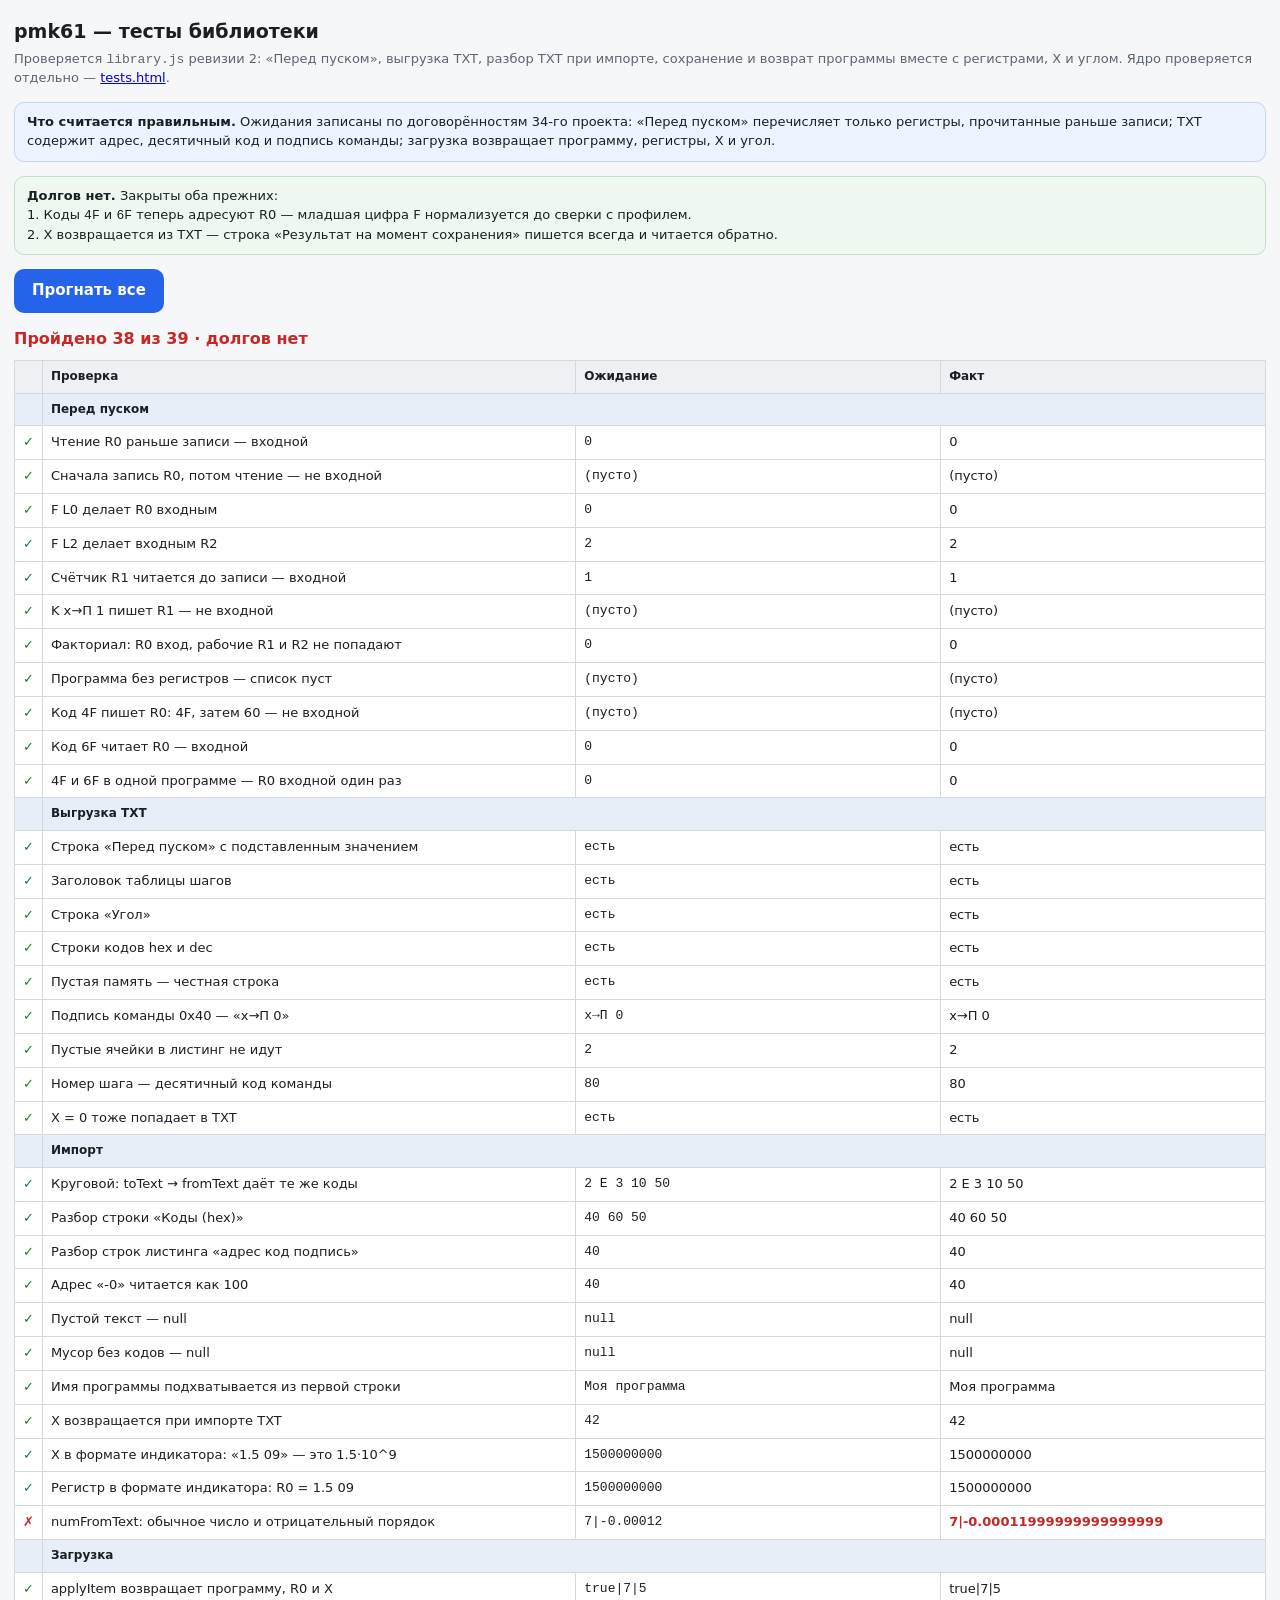
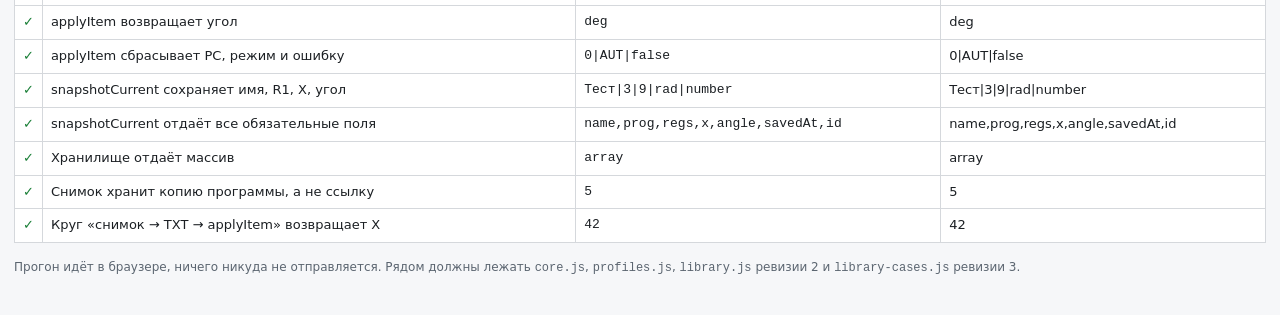
<file: tests-library.html>
<!DOCTYPE html>
<html lang="ru">
<head>
<meta charset="utf-8">
<meta name="viewport" content="width=device-width, initial-scale=1">
<title>pmk61 — тесты библиотеки</title>
<style>
  :root { --ok:#1a7f37; --bad:#c62828; --line:#d5d8dc; }
  * { box-sizing: border-box; }
  body { margin:0; padding:18px 14px 40px; font-family: system-ui, -apple-system, "Segoe UI", Roboto, sans-serif; font-size:15px; color:#1b1f23; background:#f6f7f9; line-height:1.45; }
  h1 { font-size:19px; margin:0 0 4px; }
  .sub { color:#5b6570; font-size:13px; margin-bottom:14px; }
  button { font:inherit; font-weight:600; padding:11px 18px; border:0; border-radius:10px; background:#2563eb; color:#fff; cursor:pointer; }
  button:active { background:#1d4ed8; }
  #summary { margin:14px 0 10px; font-weight:700; font-size:16px; }
  .pass { color: var(--ok); }
  .fail { color: var(--bad); }
  table { width:100%; border-collapse:collapse; background:#fff; font-size:13px; }
  th, td { border:1px solid var(--line); padding:7px 8px; text-align:left; vertical-align:top; }
  th { background:#eef0f3; font-size:12px; }
  td.mark { width:26px; text-align:center; font-weight:700; }
  td.mark.ok { color: var(--ok); }
  td.mark.bad { color: var(--bad); }
  tr.known td { background:#f6f2fd; }
  tr.group td { background:#e8eef7; font-weight:700; font-size:12px; }
  .hex { font-family: ui-monospace, "SF Mono", Menlo, Consolas, monospace; white-space:nowrap; }
  .note { margin-top:16px; color:#5b6570; font-size:12px; }
  .err { color: var(--bad); font-weight:600; }
  .hintbox { background:#eef4ff; border:1px solid #c4d6f5; border-radius:10px; padding:10px 12px; margin:0 0 14px; font-size:13px; }
  .debt { background:#f4f1fb; border:1px solid #cdc2ec; border-radius:10px; padding:10px 12px; margin:0 0 14px; font-size:13px; }
  .done { background:#eef8f0; border:1px solid #bfe0c6; border-radius:10px; padding:10px 12px; margin:0 0 14px; font-size:13px; }
  .warn { background:#fff3cd; border:1px solid #e0c068; border-radius:10px; padding:10px 12px; margin:0 0 14px; font-size:13px; }
</style>
</head>
<body>

<h1>pmk61 — тесты библиотеки</h1>
<div class="sub">Проверяется <span class="hex">library.js</span> ревизии 2: «Перед пуском», выгрузка TXT, разбор TXT при импорте, сохранение и возврат программы вместе с регистрами, X и углом. Ядро проверяется отдельно — <a href="tests.html">tests.html</a>.</div>

<div class="hintbox">
  <b>Что считается правильным.</b> Ожидания записаны по договорённостям 34-го проекта:
  «Перед пуском» перечисляет только регистры, прочитанные раньше записи; TXT содержит адрес,
  десятичный код и подпись команды; загрузка возвращает программу, регистры, X и угол.
</div>

<div class="done">
  <b>Долгов нет.</b> Закрыты оба прежних:<br>
  1. Коды <span class="hex">4F</span> и <span class="hex">6F</span> теперь адресуют R0 — младшая цифра F нормализуется до сверки с профилем.<br>
  2. X возвращается из TXT — строка «Результат на момент сохранения» пишется всегда и читается обратно.
</div>

<div id="stale"></div>
<button id="go">Прогнать все</button>
<div id="summary">—</div>
<table id="out">
  <thead>
    <tr><th></th><th>Проверка</th><th>Ожидание</th><th>Факт</th></tr>
  </thead>
  <tbody></tbody>
</table>

<div class="note">
  Прогон идёт в браузере, ничего никуда не отправляется. Рядом должны лежать
  <span class="hex">core.js</span>, <span class="hex">profiles.js</span>, <span class="hex">library.js</span> ревизии 2
  и <span class="hex">library-cases.js</span> ревизии 3.
</div>

<script src="core.js?v=11"></script>
<script src="profiles.js?v=11"></script>
<script src="library.js?v=2"></script>
<script src="library-cases.js?v=3"></script>
<script>
(function () {
  'use strict';

  var CASES = window.LIB_CASES || [];
  var NEED_LIB = 2;

  function checkFresh() {
    var el = document.getElementById('stale');
    el.innerHTML = '';
    var bad = [];
    if (typeof window.MKCore === 'undefined' || typeof window.MKProfiles === 'undefined' ||
        typeof window.PMK61Lib === 'undefined' || !CASES.length) {
      el.innerHTML = '<div class="warn"><b>Не загрузились файлы.</b><br>' +
        'Нужны core.js, profiles.js, library.js и library-cases.js рядом с этой страницей.</div>';
      return false;
    }
    if (window.PMK61Lib.version !== NEED_LIB) {
      bad.push('версия библиотеки: ' + window.PMK61Lib.version + ', ожидалась ' + NEED_LIB);
    }
    if (CASES.length !== 39) {
      bad.push('кейсов загружено: ' + CASES.length + ', ожидалось 39 — значение кэшировано');
    }
    if (!window.MKProfiles.get('mk-61')) bad.push('нет профиля mk-61');
    if (bad.length) el.innerHTML = '<div class="warn"><b>Старая копия файлов в кэше браузера.</b><br>' +
      bad.join('<br>') + '<br>Потяни страницу вниз для перезагрузки или открой в приватном окне.</div>';
    return true;
  }

  function go() {
    var tbody = document.querySelector('#out tbody');
    var summary = document.getElementById('summary');
    tbody.innerHTML = '';
    summary.className = '';
    summary.textContent = '—';

    if (!checkFresh()) {
      summary.className = 'fail';
      summary.textContent = 'Файлы не загрузились — прогонять нечего';
      return;
    }

    var passed = 0, total = 0, debt = 0, debtLeft = 0, html = '', lastGroup = '';

    CASES.forEach(function (c) {
      var got, ok = false;
      try {
        got = String(c.run());
        ok = got === c.expect;
      } catch (e) {
        got = 'сбой: ' + e.message;
      }

      if (c.known) { debt++; if (!ok) debtLeft++; }
      else { total++; if (ok) passed++; }

      if (c.g !== lastGroup) {
        html += '<tr class="group"><td></td><td colspan="3">' + c.g + '</td></tr>';
        lastGroup = c.g;
      }

      var mark = c.known ? (ok ? '✓' : '!') : (ok ? '✓' : '✗');
      var cls = c.known ? '' : (ok ? 'ok' : 'bad');
      var note = c.known
        ? '<br><span style="color:#7c5cbf;font-size:12px">долг: ' + (ok ? 'закрыт' : 'ещё не исправлено') + '</span>'
        : '';

      html += '<tr' + (c.known ? ' class="known"' : '') + '>' +
        '<td class="mark ' + cls + '">' + mark + '</td>' +
        '<td>' + c.name + note + '</td>' +
        '<td class="hex">' + (c.expect === '' ? '(пусто)' : c.expect) + '</td>' +
        '<td' + (!ok && !c.known ? ' class="err"' : '') + '>' + (got === '' ? '(пусто)' : got) + '</td>' +
        '</tr>';
    });

    tbody.innerHTML = html;

    var txt = 'Пройдено ' + passed + ' из ' + total;
    if (debt) txt += ' · долг: ' + debtLeft + ' из ' + debt;
    else txt += ' · долгов нет';
    summary.className = passed === total ? 'pass' : 'fail';
    summary.textContent = txt;
  }

  document.getElementById('go').addEventListener('click', go);
  go();
})();
</script>
</body>
</html>
</file>
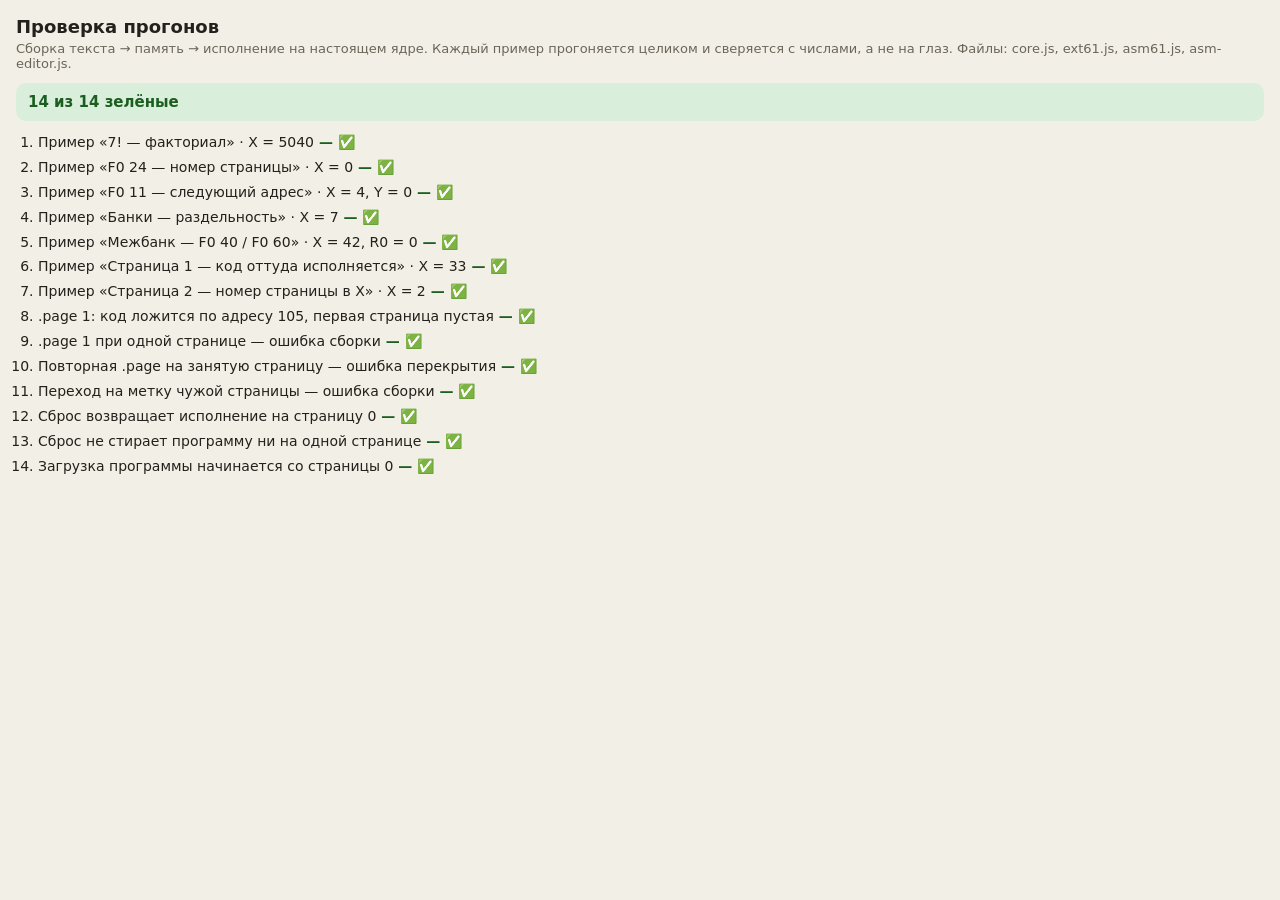
<file: tests-run.html>
<!DOCTYPE html>
<html lang="ru">
<head>
<meta charset="utf-8">
<meta name="viewport" content="width=device-width, initial-scale=1">
<title>Проверка прогонов МК-61</title>
<style>
  body { font-family: system-ui, -apple-system, "Segoe UI", Roboto, sans-serif;
         margin: 0; padding: 16px; background: #f2efe6; color: #24211c; }
  h1 { font-size: 18px; margin: 0 0 4px; }
  .sub { font-size: 13px; color: #6b655a; margin-bottom: 12px; }
  .sum { font-size: 15px; font-weight: 600; padding: 10px 12px; border-radius: 10px;
         background: #e6e1d3; margin-bottom: 12px; }
  .sum.ok { background: #d9efdc; color: #1b5e20; }
  .sum.bad { background: #f7dcdc; color: #8e1b1b; }
  ol { padding-left: 22px; margin: 0; }
  li { margin: 6px 0; font-size: 14px; line-height: 1.35; }
  li .m { color: #1b5e20; font-weight: 700; }
  li .x { color: #8e1b1b; font-weight: 700; }
  li code { background: #e8e3d5; padding: 1px 4px; border-radius: 4px; font-size: 13px; }
  .err { display: block; color: #8e1b1b; font-size: 12px; margin-top: 2px; }
</style>
</head>
<body>
<h1>Проверка прогонов</h1>
<div class="sub">
  Сборка текста → память → исполнение на настоящем ядре. Каждый пример
  прогоняется целиком и сверяется с числами, а не на глаз.
  Файлы: core.js, ext61.js, asm61.js, asm-editor.js.
</div>
<div class="sum" id="sum">Считаю…</div>
<ol id="list"></ol>

<script src="core.js?v=14"></script>
<script src="ext61.js?v=11"></script>
<script src="asm61.js?v=5"></script>
<script src="asm-editor.js?v=6"></script>
<script>
(function () {
  'use strict';

  var list = document.getElementById('list');
  var sum = document.getElementById('sum');
  var tests = [];
  var passed = 0;
  var failed = 0;

  var PAGE_SIZE = 105;      /* шагов на страницу у МК-61 */
  var PAGES = 4;            /* страниц у расширения */
  var LEN = PAGE_SIZE * PAGES;

  function add(name, fn) { tests.push({ name: name, fn: fn }); }
  function fail(msg) { throw new Error(msg); }

  function near(a, b) {
    if (typeof a !== 'number' || typeof b !== 'number') return false;
    return Math.abs(a - b) < 1e-9;
  }

  function show(v) {
    if (typeof v !== 'number') return String(v);
    return String(Math.round(v * 1e8) / 1e8);
  }

  /* Свежее ядро с расширением: 105 шагов на страницу, 15 регистров,
     адреса 100…104 разрешены — профиль МК-61. */
  function makeExt() {
    return MKExt61.create({
      progLen: PAGE_SIZE,
      regCount: 15,
      addrHigh: true,
      addrHighFirst: 100,
      addrHighLast: 104
    });
  }

  /* Текст → 420 ячеек. Длину и число страниц передаём явно: у голого
     ядра расширения нет, и pageInfo() иначе решит, что страница одна. */
  function build(ext, text) {
    return MKAsmEditor.buildProgram(text, {
      core: ext.core,
      len: LEN,
      pageSize: PAGE_SIZE,
      pages: PAGES
    });
  }

  function load(ext, text) {
    var r = build(ext, text);
    if (!r.ok) fail('сборка не удалась: ' + r.errors.join('; '));
    ext.core.setProgram(r.program, false);
    return r;
  }

  /* Регистр в нужном банке: selectBank подменяет ссылку ST.R,
     поэтому читать надо после переключения и возвращать банк назад. */
  function regOfBank(ext, bankIdx, reg) {
    var was = ext.bank();
    ext.selectBank(bankIdx);
    var v = ext.ST.R[reg];
    ext.selectBank(was);
    return v;
  }

  function exampleById(id) {
    for (var i = 0; i < examples.length; i++) {
      if (examples[i].id === id) return examples[i];
    }
    return null;
  }

  /* Ожидания по id примера. Текст примера — источник задачи,
     эти числа — источник истины при проверке. */
  var EXPECT = {
    fact:   { x: 5040 },
    page:   { x: 0, page: 0 },
    addr:   { x: 4, y: 0 },
    banks:  { x: 7, r0: 7, bank1r0: 8 },
    target: { x: 42, r0: 0, bank1r0: 42 },
    page1:  { x: 33, r0: 33, page: 1 },
    page2:  { x: 2, page: 2 }
  };

  var examples = (window.MKAsmEditor && MKAsmEditor.examples) || [];
  if (!examples.length) fail('панель не отдала примеры: подключи asm-editor.js');

  /* ---------- прогон каждого примера из панели ---------- */

  examples.forEach(function (ex) {
    add('Пример «' + ex.name + '» · ' + ex.expect, function () {
      var o = EXPECT[ex.id];
      if (!o) fail('нет ожиданий для примера «' + ex.id + '» — допиши в EXPECT');

      var ext = makeExt();
      load(ext, ex.src);
      var res = ext.run(20000);
      var ST = ext.ST;

      if (res.err) fail('ЕГГ0Г на шаге ' + res.steps);
      if (res.result !== 'stop') {
        fail('не дошло до С/П: ' + res.result + ' за ' + res.steps + ' шагов');
      }
      if (o.x !== undefined && !near(ST.X, o.x)) {
        fail('X = ' + show(ST.X) + ', ожидалось ' + show(o.x));
      }
      if (o.y !== undefined && !near(ST.Y, o.y)) {
        fail('Y = ' + show(ST.Y) + ', ожидалось ' + show(o.y));
      }
      if (o.r0 !== undefined) {
        var v0 = regOfBank(ext, 0, 0);
        if (!near(v0, o.r0)) fail('R0 банка 0 = ' + show(v0) + ', ожидалось ' + show(o.r0));
      }
      if (o.bank1r0 !== undefined) {
        var v1 = regOfBank(ext, 1, 0);
        if (!near(v1, o.bank1r0)) fail('R0 банка 1 = ' + show(v1) + ', ожидалось ' + show(o.bank1r0));
      }
      if (o.page !== undefined) {
        var pg = ext.page();
        if (pg !== o.page) fail('страница = ' + pg + ', ожидалось ' + o.page);
      }
    });
  });

  /* ---------- директива .page ---------- */

  add('.page 1: код ложится по адресу 105, первая страница пустая', function () {
    var ext = makeExt();
    var r = build(ext, '.page 1\n5');
    if (!r.ok) fail('сборка не удалась: ' + r.errors.join('; '));
    if (r.program[105] !== 0x05) {
      fail('по адресу 105 лежит ' + MKCore.hex2(r.program[105]) + ', а не 05');
    }
    if (r.program[0] !== 0x54) {
      fail('начало первой страницы не НОП: ' + MKCore.hex2(r.program[0]));
    }
  });

  add('.page 1 при одной странице — ошибка сборки', function () {
    var ext = makeExt();
    var r = MKAsmEditor.buildProgram('.page 1\n5', {
      core: ext.core, len: PAGE_SIZE, pageSize: PAGE_SIZE, pages: 1
    });
    if (r.ok) fail('сборка прошла, хотя страница одна и .page недоступна');
  });

  add('Повторная .page на занятую страницу — ошибка перекрытия', function () {
    var ext = makeExt();
    var r = build(ext, '.page 1\n5\n.page 1\n6');
    if (r.ok) fail('вторая .page 1 прошла молча, хотя адрес уже занят');
  });

  add('Переход на метку чужой страницы — ошибка сборки', function () {
    var ext = makeExt();
    var r = build(ext, 'm: 5\n.page 1\nБП m');
    if (r.ok) fail('БП на метку другой страницы собрался');
  });

  /* ---------- страница как состояние ---------- */

  add('Сброс возвращает исполнение на страницу 0', function () {
    var ex = exampleById('page1');
    if (!ex) fail('нет примера page1');

    var ext = makeExt();
    load(ext, ex.src);
    ext.run(20000);
    if (ext.page() !== 1) fail('перед сбросом страница ' + ext.page() + ', ожидалась 1');

    ext.core.reset(false);
    if (ext.page() !== 0) fail('после сброса страница ' + ext.page() + ', ожидалась 0');
    if (ext.ST.ip !== 0) fail('после сброса шаг ' + ext.ST.ip + ', ожидался 0');
  });

  add('Сброс не стирает программу ни на одной странице', function () {
    var ex = exampleById('page1');
    if (!ex) fail('нет примера page1');

    var ext = makeExt();
    load(ext, ex.src);
    ext.core.reset(false);

    if (ext.ST.prog[0] !== 0x01) {
      fail('страница 0 после сброса начинается с ' + MKCore.hex2(ext.ST.prog[0]) + ', а не 01');
    }
    ext.selectPage(1);
    if (ext.ST.prog[0] !== 0x03 || ext.ST.prog[1] !== 0x03) {
      fail('страница 1 потеряла код 33: ' +
        MKCore.hex2(ext.ST.prog[0]) + ' ' + MKCore.hex2(ext.ST.prog[1]));
    }
  });

  add('Загрузка программы начинается со страницы 0', function () {
    var ext = makeExt();
    ext.selectPage(2);
    if (ext.page() !== 2) fail('переключение на страницу 2 не сработало');

    load(ext, 'С/П');
    if (ext.page() !== 0) fail('страница после загрузки ' + ext.page() + ', ожидалась 0');
    if (ext.ST.prog[0] !== 0x50) {
      fail('по адресу 00 лежит ' + MKCore.hex2(ext.ST.prog[0]) + ', а не 50 (С/П)');
    }
  });

  /* ---------- прогон ---------- */

  for (var t = 0; t < tests.length; t++) {
    var li = document.createElement('li');
    var nameEl = document.createElement('span');
    nameEl.textContent = tests[t].name;
    li.appendChild(nameEl);
    try {
      tests[t].fn();
      passed++;
      var okm = document.createElement('span');
      okm.className = 'm';
      okm.textContent = ' — ✅';
      li.appendChild(okm);
    } catch (e) {
      failed++;
      var bad = document.createElement('span');
      bad.className = 'x';
      bad.textContent = ' — ❌';
      li.appendChild(bad);
      var err = document.createElement('span');
      err.className = 'err';
      err.textContent = e && e.message ? e.message : String(e);
      li.appendChild(err);
    }
    list.appendChild(li);
  }

  sum.textContent = passed + ' из ' + tests.length + ' зелёные' +
    (failed ? ' · ' + failed + ' красных' : '');
  sum.className = 'sum ' + (failed ? 'bad' : 'ok');
})();
</script>
</body>
</html>
</file>
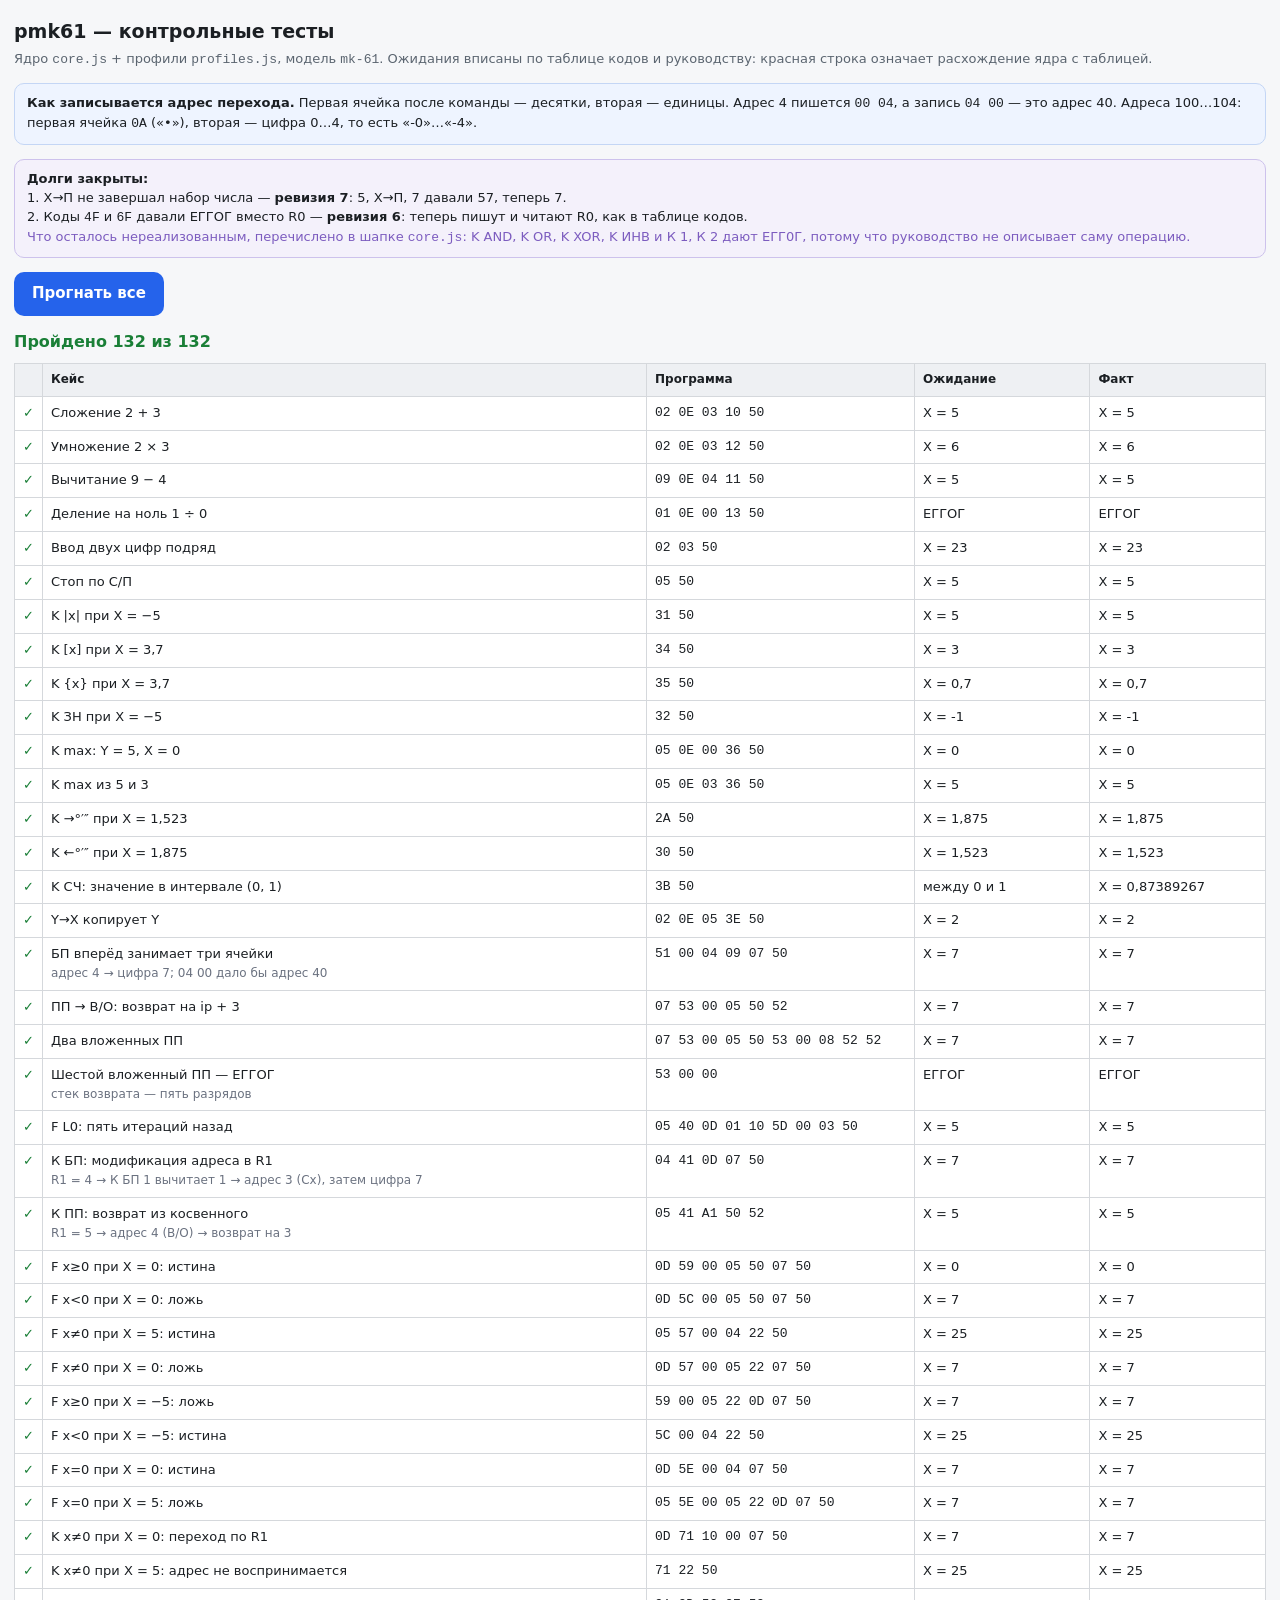
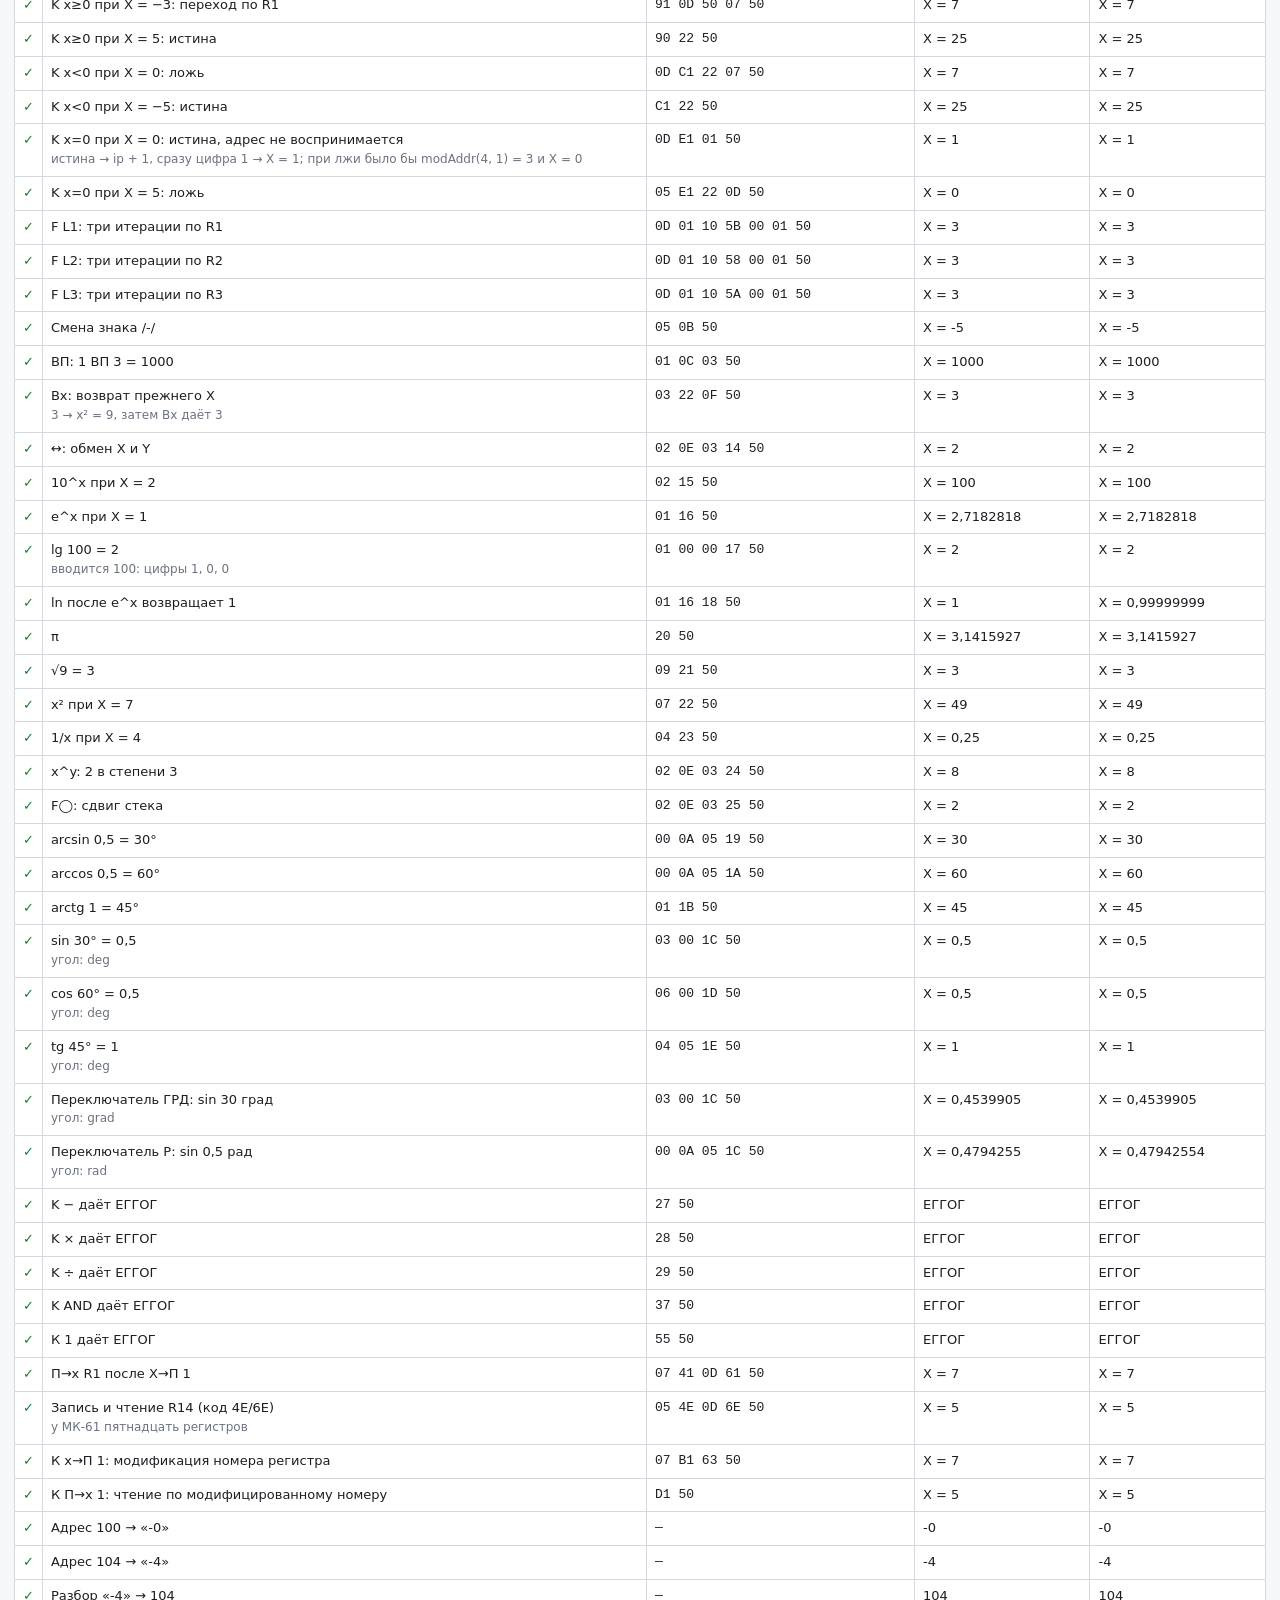
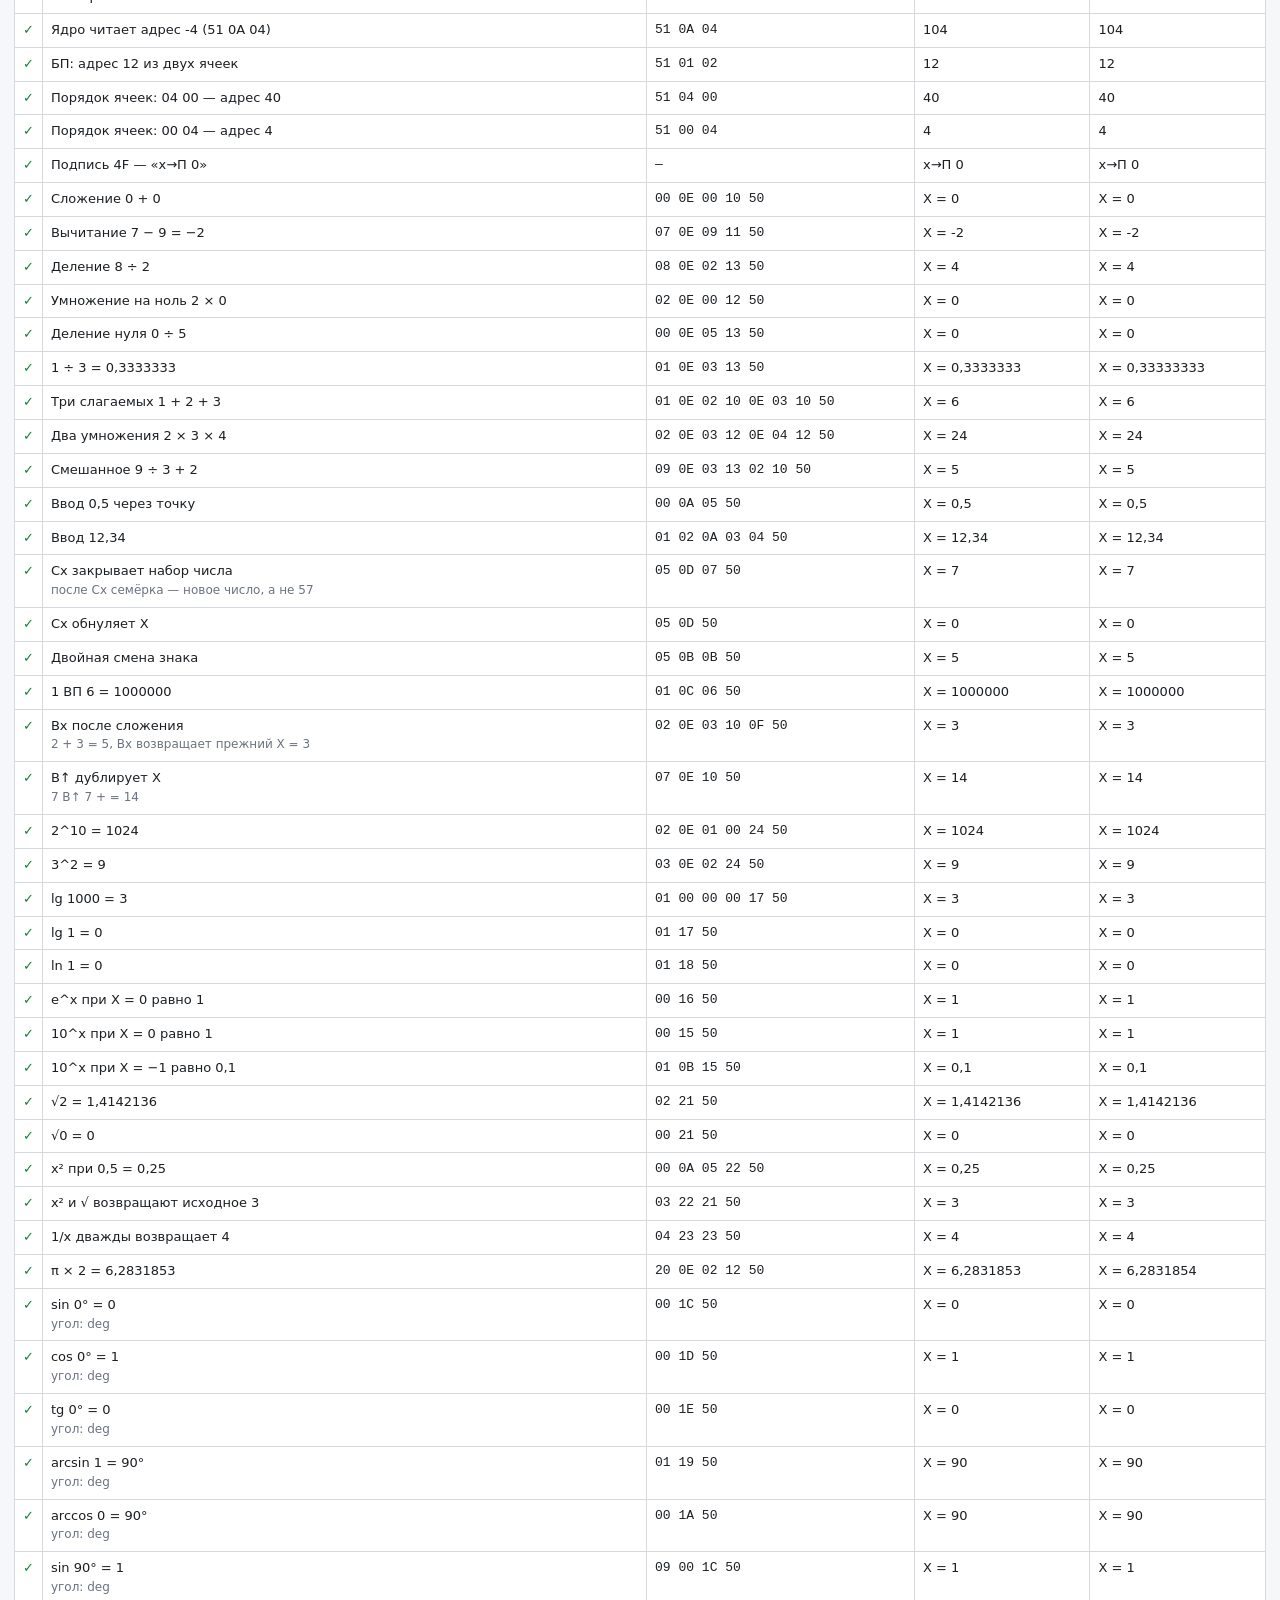
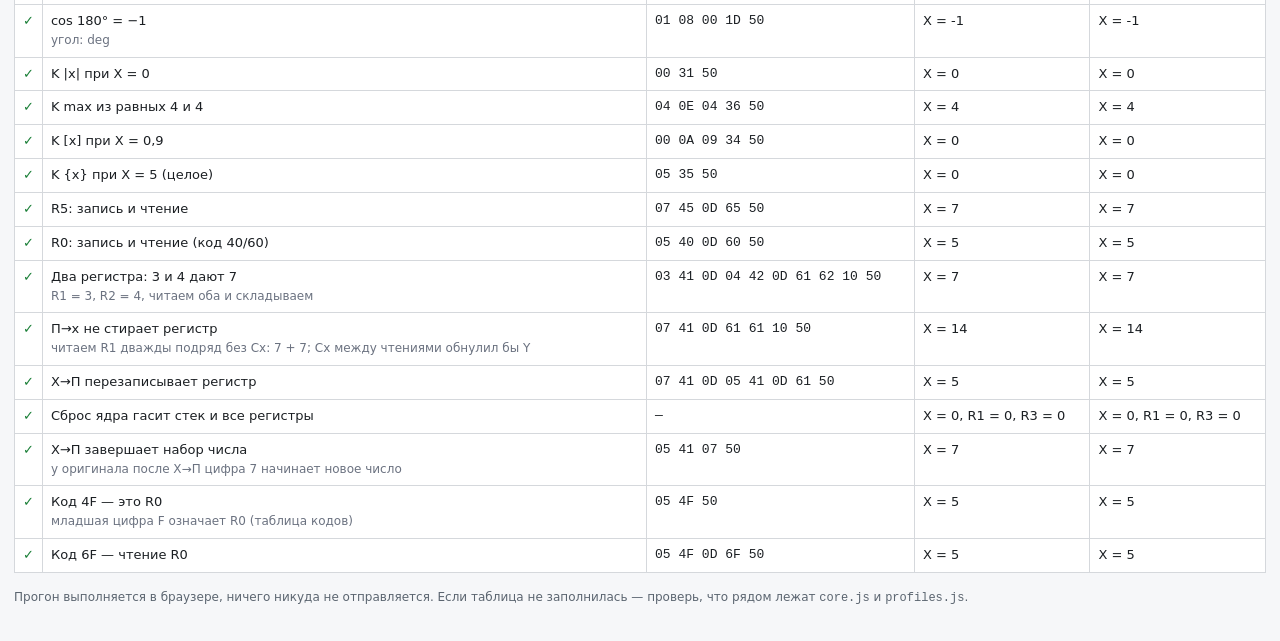
<file: tests.html>
<!DOCTYPE html>
<html lang="ru">
<head>
<meta charset="utf-8">
<meta name="viewport" content="width=device-width, initial-scale=1">
<title>pmk61 — контрольные тесты</title>
<style>
  :root { --ok:#1a7f37; --bad:#c62828; --line:#d5d8dc; }
  * { box-sizing: border-box; }
  body { margin:0; padding:18px 14px 40px; font-family: system-ui, -apple-system, "Segoe UI", Roboto, sans-serif; font-size:15px; color:#1b1f23; background:#f6f7f9; line-height:1.45; }
  h1 { font-size:19px; margin:0 0 4px; }
  .sub { color:#5b6570; font-size:13px; margin-bottom:14px; }
  button { font:inherit; font-weight:600; padding:11px 18px; border:0; border-radius:10px; background:#2563eb; color:#fff; cursor:pointer; }
  button:active { background:#1d4ed8; }
  #summary { margin:14px 0 10px; font-weight:700; font-size:16px; }
  .pass { color: var(--ok); }
  .fail { color: var(--bad); }
  table { width:100%; border-collapse:collapse; background:#fff; font-size:13px; }
  th, td { border:1px solid var(--line); padding:7px 8px; text-align:left; vertical-align:top; }
  th { background:#eef0f3; font-size:12px; }
  td.mark { width:26px; text-align:center; font-weight:700; }
  td.mark.ok { color: var(--ok); }
  td.mark.bad { color: var(--bad); }
  tr.known td { background:#f6f2fd; }
  .hex { font-family: ui-monospace, "SF Mono", Menlo, Consolas, monospace; white-space:nowrap; }
  .note { margin-top:16px; color:#5b6570; font-size:12px; }
  .err { color: var(--bad); font-weight:600; }
  .hintbox { background:#eef4ff; border:1px solid #c4d6f5; border-radius:10px; padding:10px 12px; margin:0 0 14px; font-size:13px; }
  .debt { background:#f4f1fb; border:1px solid #cdc2ec; border-radius:10px; padding:10px 12px; margin:0 0 14px; font-size:13px; }
  .warn { background:#fff3cd; border:1px solid #e0c068; border-radius:10px; padding:10px 12px; margin:0 0 14px; font-size:13px; }
</style>
</head>
<body>

<h1>pmk61 — контрольные тесты</h1>
<div class="sub">Ядро <span class="hex">core.js</span> + профили <span class="hex">profiles.js</span>, модель <span class="hex">mk-61</span>. Ожидания вписаны по таблице кодов и руководству: красная строка означает расхождение ядра с таблицей.</div>

<div id="stale"></div>

<div class="hintbox">
  <b>Как записывается адрес перехода.</b> Первая ячейка после команды — десятки, вторая — единицы.
  Адрес 4 пишется <span class="hex">00 04</span>, а запись <span class="hex">04 00</span> — это адрес 40.
  Адреса 100…104: первая ячейка <span class="hex">0A</span> («•»), вторая — цифра 0…4, то есть «-0»…«-4».
</div>

<div class="debt">
  <b>Долги закрыты:</b><br>
  1. X→П не завершал набор числа — <b>ревизия 7</b>: 5, X→П, 7 давали 57, теперь 7.<br>
  2. Коды <span class="hex">4F</span> и <span class="hex">6F</span> давали ЕГГОГ вместо R0 — <b>ревизия 6</b>: теперь пишут и читают R0, как в таблице кодов.<br>
  <span style="color:#7c5cbf">Что осталось нереализованным, перечислено в шапке <span class="hex">core.js</span>: K AND, K OR, K XOR, K ИНВ и К 1, К 2 дают ЕГГ0Г, потому что руководство не описывает саму операцию.</span>
</div>

<button id="go">Прогнать все</button>
<div id="summary">—</div>
<table id="out">
  <thead>
    <tr><th></th><th>Кейс</th><th>Программа</th><th>Ожидание</th><th>Факт</th></tr>
  </thead>
  <tbody></tbody>
</table>

<div class="note">
  Прогон выполняется в браузере, ничего никуда не отправляется.
  Если таблица не заполнилась — проверь, что рядом лежат <span class="hex">core.js</span> и <span class="hex">profiles.js</span>.
</div>

<script src="core.js?v=12"></script>
<script src="profiles.js?v=12"></script>
<script>
(function () {
  'use strict';

  var MODEL = 'mk-61';

  /* 0x0E — В↑ (иначе две цифры подряд дают одно число),
     0x50 — С/П, 0x0A — «•» (первая ячейка адресов 100…104),
     0x0D — Cx (обнуление X, чтобы цифра не дописалась к набору). */

  var CASES = [
    /* ---- ввод и арифметика ---- */
    { name: 'Сложение 2 + 3', prog: [0x02, 0x0E, 0x03, 0x10, 0x50], expect: { x: 5 } },
    { name: 'Умножение 2 × 3', prog: [0x02, 0x0E, 0x03, 0x12, 0x50], expect: { x: 6 } },
    { name: 'Вычитание 9 − 4', prog: [0x09, 0x0E, 0x04, 0x11, 0x50], expect: { x: 5 } },
    { name: 'Деление на ноль 1 ÷ 0', prog: [0x01, 0x0E, 0x00, 0x13, 0x50], expect: { err: true } },
    { name: 'Ввод двух цифр подряд', prog: [0x02, 0x03, 0x50], expect: { x: 23 } },
    { name: 'Стоп по С/П', prog: [0x05, 0x50], expect: { x: 5 } },

    /* ---- K-функции ---- */
    { name: 'K |x| при X = −5', prog: [0x31, 0x50], x: -5, expect: { x: 5 } },
    { name: 'K [x] при X = 3,7', prog: [0x34, 0x50], x: 3.7, expect: { x: 3 } },
    { name: 'K {x} при X = 3,7', prog: [0x35, 0x50], x: 3.7, expect: { x: 0.7 } },
    { name: 'K ЗН при X = −5', prog: [0x32, 0x50], x: -5, expect: { x: -1 } },
    { name: 'K max: Y = 5, X = 0', prog: [0x05, 0x0E, 0x00, 0x36, 0x50], expect: { x: 0 } },
    { name: 'K max из 5 и 3', prog: [0x05, 0x0E, 0x03, 0x36, 0x50], expect: { x: 5 } },
    { name: 'K →°′″ при X = 1,523', prog: [0x2A, 0x50], x: 1.523, expect: { x: 1.875 } },
    { name: 'K ←°′″ при X = 1,875', prog: [0x30, 0x50], x: 1.875, expect: { x: 1.523 } },
    { name: 'K СЧ: значение в интервале (0, 1)', prog: [0x3B, 0x50], expect: { range: [0, 1] } },
    { name: 'Y→X копирует Y', prog: [0x02, 0x0E, 0x05, 0x3E, 0x50], expect: { x: 2 } },

    /* ---- переходы и подпрограммы ---- */
    { name: 'БП вперёд занимает три ячейки', prog: [0x51, 0x00, 0x04, 0x09, 0x07, 0x50], expect: { x: 7 }, about: 'адрес 4 → цифра 7; 04 00 дало бы адрес 40' },
    { name: 'ПП → В/О: возврат на ip + 3', prog: [0x07, 0x53, 0x00, 0x05, 0x50, 0x52], expect: { x: 7 } },
    { name: 'Два вложенных ПП', prog: [0x07, 0x53, 0x00, 0x05, 0x50, 0x53, 0x00, 0x08, 0x52, 0x52], expect: { x: 7 } },
    { name: 'Шестой вложенный ПП — ЕГГОГ', prog: [0x53, 0x00, 0x00], expect: { err: true }, about: 'стек возврата — пять разрядов' },
    { name: 'F L0: пять итераций назад', prog: [0x05, 0x40, 0x0D, 0x01, 0x10, 0x5D, 0x00, 0x03, 0x50], expect: { x: 5 } },
    { name: 'К БП: модификация адреса в R1', prog: [0x04, 0x41, 0x0D, 0x07, 0x50], expect: { x: 7 }, about: 'R1 = 4 → К БП 1 вычитает 1 → адрес 3 (Cx), затем цифра 7' },
    { name: 'К ПП: возврат из косвенного', prog: [0x05, 0x41, 0xA1, 0x50, 0x52], expect: { x: 5 }, about: 'R1 = 5 → адрес 4 (В/О) → возврат на 3' },

    /* ---- прямые условия: обе ветки ---- */
    { name: 'F x≥0 при X = 0: истина', prog: [0x0D, 0x59, 0x00, 0x05, 0x50, 0x07, 0x50], expect: { x: 0 } },
    { name: 'F x<0 при X = 0: ложь', prog: [0x0D, 0x5C, 0x00, 0x05, 0x50, 0x07, 0x50], expect: { x: 7 } },
    { name: 'F x≠0 при X = 5: истина', prog: [0x05, 0x57, 0x00, 0x04, 0x22, 0x50], expect: { x: 25 } },
    { name: 'F x≠0 при X = 0: ложь', prog: [0x0D, 0x57, 0x00, 0x05, 0x22, 0x07, 0x50], expect: { x: 7 } },
    { name: 'F x≥0 при X = −5: ложь', prog: [0x59, 0x00, 0x05, 0x22, 0x0D, 0x07, 0x50], x: -5, expect: { x: 7 } },
    { name: 'F x<0 при X = −5: истина', prog: [0x5C, 0x00, 0x04, 0x22, 0x50], x: -5, expect: { x: 25 } },
    { name: 'F x=0 при X = 0: истина', prog: [0x0D, 0x5E, 0x00, 0x04, 0x07, 0x50], expect: { x: 7 } },
    { name: 'F x=0 при X = 5: ложь', prog: [0x05, 0x5E, 0x00, 0x05, 0x22, 0x0D, 0x07, 0x50], expect: { x: 7 } },

    /* ---- косвенные условия ---- */
    { name: 'K x≠0 при X = 0: переход по R1', prog: [0x0D, 0x71, 0x10, 0x00, 0x07, 0x50], regs: { 1: 5 }, expect: { x: 7 } },
    { name: 'K x≠0 при X = 5: адрес не воспринимается', prog: [0x71, 0x22, 0x50], regs: { 1: 5 }, x: 5, expect: { x: 25 } },
    { name: 'K x≥0 при X = −3: переход по R1', prog: [0x91, 0x0D, 0x50, 0x07, 0x50], regs: { 1: 4 }, x: -3, expect: { x: 7 } },
    { name: 'K x≥0 при X = 5: истина', prog: [0x90, 0x22, 0x50], regs: { 1: 5 }, x: 5, expect: { x: 25 } },
    { name: 'K x<0 при X = 0: ложь', prog: [0x0D, 0xC1, 0x22, 0x07, 0x50], regs: { 1: 4 }, expect: { x: 7 } },
    { name: 'K x<0 при X = −5: истина', prog: [0xC1, 0x22, 0x50], regs: { 1: 4 }, x: -5, expect: { x: 25 } },
    { name: 'K x=0 при X = 0: истина, адрес не воспринимается', prog: [0x0D, 0xE1, 0x01, 0x50], regs: { 1: 4 }, expect: { x: 1 }, about: 'истина → ip + 1, сразу цифра 1 → X = 1; при лжи было бы modAddr(4, 1) = 3 и X = 0' },
    { name: 'K x=0 при X = 5: ложь', prog: [0x05, 0xE1, 0x22, 0x0D, 0x50], regs: { 1: 4 }, expect: { x: 0 } },

    /* ---- циклы L1–L3 ---- */
    { name: 'F L1: три итерации по R1', prog: [0x0D, 0x01, 0x10, 0x5B, 0x00, 0x01, 0x50], regs: { 1: 3 }, expect: { x: 3 } },
    { name: 'F L2: три итерации по R2', prog: [0x0D, 0x01, 0x10, 0x58, 0x00, 0x01, 0x50], regs: { 2: 3 }, expect: { x: 3 } },
    { name: 'F L3: три итерации по R3', prog: [0x0D, 0x01, 0x10, 0x5A, 0x00, 0x01, 0x50], regs: { 3: 3 }, expect: { x: 3 } },

    /* ---- математика ---- */
    { name: 'Смена знака /-/', prog: [0x05, 0x0B, 0x50], expect: { x: -5 } },
    { name: 'ВП: 1 ВП 3 = 1000', prog: [0x01, 0x0C, 0x03, 0x50], expect: { x: 1000 } },
    { name: 'Вx: возврат прежнего X', prog: [0x03, 0x22, 0x0F, 0x50], expect: { x: 3 }, about: '3 → x² = 9, затем Вx даёт 3' },
    { name: '↔: обмен X и Y', prog: [0x02, 0x0E, 0x03, 0x14, 0x50], expect: { x: 2 } },
    { name: '10^x при X = 2', prog: [0x02, 0x15, 0x50], expect: { x: 100 } },
    { name: 'e^x при X = 1', prog: [0x01, 0x16, 0x50], expect: { x: 2.7182818 } },
    { name: 'lg 100 = 2', prog: [0x01, 0x00, 0x00, 0x17, 0x50], expect: { x: 2 }, about: 'вводится 100: цифры 1, 0, 0' },
    { name: 'ln после e^x возвращает 1', prog: [0x01, 0x16, 0x18, 0x50], expect: { x: 1 } },
    { name: 'π', prog: [0x20, 0x50], expect: { x: 3.1415927 } },
    { name: '√9 = 3', prog: [0x09, 0x21, 0x50], expect: { x: 3 } },
    { name: 'x² при X = 7', prog: [0x07, 0x22, 0x50], expect: { x: 49 } },
    { name: '1/x при X = 4', prog: [0x04, 0x23, 0x50], expect: { x: 0.25 } },
    { name: 'x^y: 2 в степени 3', prog: [0x02, 0x0E, 0x03, 0x24, 0x50], expect: { x: 8 } },
    { name: 'F◯: сдвиг стека', prog: [0x02, 0x0E, 0x03, 0x25, 0x50], expect: { x: 2 } },
    { name: 'arcsin 0,5 = 30°', prog: [0x00, 0x0A, 0x05, 0x19, 0x50], expect: { x: 30 } },
    { name: 'arccos 0,5 = 60°', prog: [0x00, 0x0A, 0x05, 0x1A, 0x50], expect: { x: 60 } },
    { name: 'arctg 1 = 45°', prog: [0x01, 0x1B, 0x50], expect: { x: 45 } },
    { name: 'sin 30° = 0,5', prog: [0x03, 0x00, 0x1C, 0x50], angle: 'deg', expect: { x: 0.5 } },
    { name: 'cos 60° = 0,5', prog: [0x06, 0x00, 0x1D, 0x50], angle: 'deg', expect: { x: 0.5 } },
    { name: 'tg 45° = 1', prog: [0x04, 0x05, 0x1E, 0x50], angle: 'deg', expect: { x: 1 } },
    { name: 'Переключатель ГРД: sin 30 град', prog: [0x03, 0x00, 0x1C, 0x50], angle: 'grad', expect: { x: 0.4539905 } },
    { name: 'Переключатель Р: sin 0,5 рад', prog: [0x00, 0x0A, 0x05, 0x1C, 0x50], angle: 'rad', expect: { x: 0.4794255 } },

    /* ---- то, что обязано давать ЕГГОГ ---- */
    { name: 'K − даёт ЕГГОГ', prog: [0x27, 0x50], expect: { err: true } },
    { name: 'K × даёт ЕГГОГ', prog: [0x28, 0x50], expect: { err: true } },
    { name: 'K ÷ даёт ЕГГОГ', prog: [0x29, 0x50], expect: { err: true } },
    { name: 'K AND даёт ЕГГОГ', prog: [0x37, 0x50], expect: { err: true } },
    { name: 'К 1 даёт ЕГГОГ', prog: [0x55, 0x50], expect: { err: true } },

    /* ---- регистры ---- */
    { name: 'П→x R1 после X→П 1', prog: [0x07, 0x41, 0x0D, 0x61, 0x50], expect: { x: 7 } },
    { name: 'Запись и чтение R14 (код 4E/6E)', prog: [0x05, 0x4E, 0x0D, 0x6E, 0x50], expect: { x: 5 }, about: 'у МК-61 пятнадцать регистров' },
    { name: 'К x→П 1: модификация номера регистра', prog: [0x07, 0xB1, 0x63, 0x50], regs: { 1: 4 }, expect: { x: 7 } },
    { name: 'К П→x 1: чтение по модифицированному номеру', prog: [0xD1, 0x50], regs: { 1: 4, 3: 5 }, expect: { x: 5 } },

    /* ---- проверки API ---- */
    { name: 'Адрес 100 → «-0»', api: 'fmt', arg: 100, expect: { text: '-0' } },
    { name: 'Адрес 104 → «-4»', api: 'fmt', arg: 104, expect: { text: '-4' } },
    { name: 'Разбор «-4» → 104', api: 'parse', expect: { text: '104' } },
    { name: 'Ядро читает адрес -4 (51 0A 04)', prog: [0x51, 0x0A, 0x04], api: 'jump', arg: 0, expect: { text: '104' } },
    { name: 'БП: адрес 12 из двух ячеек', prog: [0x51, 0x01, 0x02], api: 'jump', arg: 0, expect: { text: '12' } },
    { name: 'Порядок ячеек: 04 00 — адрес 40', prog: [0x51, 0x04, 0x00], api: 'jump', arg: 0, expect: { text: '40' } },
    { name: 'Порядок ячеек: 00 04 — адрес 4', prog: [0x51, 0x00, 0x04], api: 'jump', arg: 0, expect: { text: '4' } },
    { name: 'Подпись 4F — «x→П 0»', api: 'cmd', arg: 0x4F, expect: { text: 'x→П 0' } },

    /* ================= РАСШИРЕННЫЙ НАБОР ================= */

    /* ---- арифметика: крайние случаи ---- */
    { name: 'Сложение 0 + 0', prog: [0x00, 0x0E, 0x00, 0x10, 0x50], expect: { x: 0 } },
    { name: 'Вычитание 7 − 9 = −2', prog: [0x07, 0x0E, 0x09, 0x11, 0x50], expect: { x: -2 } },
    { name: 'Деление 8 ÷ 2', prog: [0x08, 0x0E, 0x02, 0x13, 0x50], expect: { x: 4 } },
    { name: 'Умножение на ноль 2 × 0', prog: [0x02, 0x0E, 0x00, 0x12, 0x50], expect: { x: 0 } },
    { name: 'Деление нуля 0 ÷ 5', prog: [0x00, 0x0E, 0x05, 0x13, 0x50], expect: { x: 0 } },
    { name: '1 ÷ 3 = 0,3333333', prog: [0x01, 0x0E, 0x03, 0x13, 0x50], expect: { x: 0.3333333 } },
    { name: 'Три слагаемых 1 + 2 + 3', prog: [0x01, 0x0E, 0x02, 0x10, 0x0E, 0x03, 0x10, 0x50], expect: { x: 6 } },
    { name: 'Два умножения 2 × 3 × 4', prog: [0x02, 0x0E, 0x03, 0x12, 0x0E, 0x04, 0x12, 0x50], expect: { x: 24 } },
    { name: 'Смешанное 9 ÷ 3 + 2', prog: [0x09, 0x0E, 0x03, 0x13, 0x02, 0x10, 0x50], expect: { x: 5 } },

    /* ---- ввод чисел ---- */
    { name: 'Ввод 0,5 через точку', prog: [0x00, 0x0A, 0x05, 0x50], expect: { x: 0.5 } },
    { name: 'Ввод 12,34', prog: [0x01, 0x02, 0x0A, 0x03, 0x04, 0x50], expect: { x: 12.34 } },
    { name: 'Cx закрывает набор числа', prog: [0x05, 0x0D, 0x07, 0x50], expect: { x: 7 }, about: 'после Cx семёрка — новое число, а не 57' },
    { name: 'Cx обнуляет X', prog: [0x05, 0x0D, 0x50], expect: { x: 0 } },
    { name: 'Двойная смена знака', prog: [0x05, 0x0B, 0x0B, 0x50], expect: { x: 5 } },
    { name: '1 ВП 6 = 1000000', prog: [0x01, 0x0C, 0x06, 0x50], expect: { x: 1000000 } },

    /* ---- стек ---- */
    { name: 'Вx после сложения', prog: [0x02, 0x0E, 0x03, 0x10, 0x0F, 0x50], expect: { x: 3 }, about: '2 + 3 = 5, Вx возвращает прежний X = 3' },
    { name: 'В↑ дублирует X', prog: [0x07, 0x0E, 0x10, 0x50], expect: { x: 14 }, about: '7 В↑ 7 + = 14' },

    /* ---- математика: ещё ---- */
    { name: '2^10 = 1024', prog: [0x02, 0x0E, 0x01, 0x00, 0x24, 0x50], expect: { x: 1024 } },
    { name: '3^2 = 9', prog: [0x03, 0x0E, 0x02, 0x24, 0x50], expect: { x: 9 } },
    { name: 'lg 1000 = 3', prog: [0x01, 0x00, 0x00, 0x00, 0x17, 0x50], expect: { x: 3 } },
    { name: 'lg 1 = 0', prog: [0x01, 0x17, 0x50], expect: { x: 0 } },
    { name: 'ln 1 = 0', prog: [0x01, 0x18, 0x50], expect: { x: 0 } },
    { name: 'e^x при X = 0 равно 1', prog: [0x00, 0x16, 0x50], expect: { x: 1 } },
    { name: '10^x при X = 0 равно 1', prog: [0x00, 0x15, 0x50], expect: { x: 1 } },
    { name: '10^x при X = −1 равно 0,1', prog: [0x01, 0x0B, 0x15, 0x50], expect: { x: 0.1 } },
    { name: '√2 = 1,4142136', prog: [0x02, 0x21, 0x50], expect: { x: 1.4142136 } },
    { name: '√0 = 0', prog: [0x00, 0x21, 0x50], expect: { x: 0 } },
    { name: 'x² при 0,5 = 0,25', prog: [0x00, 0x0A, 0x05, 0x22, 0x50], expect: { x: 0.25 } },
    { name: 'x² и √ возвращают исходное 3', prog: [0x03, 0x22, 0x21, 0x50], expect: { x: 3 } },
    { name: '1/x дважды возвращает 4', prog: [0x04, 0x23, 0x23, 0x50], expect: { x: 4 } },
    { name: 'π × 2 = 6,2831853', prog: [0x20, 0x0E, 0x02, 0x12, 0x50], expect: { x: 6.2831853 } },

    /* ---- тригонометрия: нули и единицы ---- */
    { name: 'sin 0° = 0', prog: [0x00, 0x1C, 0x50], angle: 'deg', expect: { x: 0 } },
    { name: 'cos 0° = 1', prog: [0x00, 0x1D, 0x50], angle: 'deg', expect: { x: 1 } },
    { name: 'tg 0° = 0', prog: [0x00, 0x1E, 0x50], angle: 'deg', expect: { x: 0 } },
    { name: 'arcsin 1 = 90°', prog: [0x01, 0x19, 0x50], angle: 'deg', expect: { x: 90 } },
    { name: 'arccos 0 = 90°', prog: [0x00, 0x1A, 0x50], angle: 'deg', expect: { x: 90 } },
    { name: 'sin 90° = 1', prog: [0x09, 0x00, 0x1C, 0x50], angle: 'deg', expect: { x: 1 } },
    { name: 'cos 180° = −1', prog: [0x01, 0x08, 0x00, 0x1D, 0x50], angle: 'deg', expect: { x: -1 } },

    /* ---- K-функции: крайние значения ---- */
    { name: 'K |x| при X = 0', prog: [0x00, 0x31, 0x50], expect: { x: 0 } },
    { name: 'K max из равных 4 и 4', prog: [0x04, 0x0E, 0x04, 0x36, 0x50], expect: { x: 4 } },
    { name: 'K [x] при X = 0,9', prog: [0x00, 0x0A, 0x09, 0x34, 0x50], expect: { x: 0 } },
    { name: 'K {x} при X = 5 (целое)', prog: [0x05, 0x35, 0x50], expect: { x: 0 } },

    /* ---- регистры: несколько ячеек ---- */
    { name: 'R5: запись и чтение', prog: [0x07, 0x45, 0x0D, 0x65, 0x50], expect: { x: 7 } },
    { name: 'R0: запись и чтение (код 40/60)', prog: [0x05, 0x40, 0x0D, 0x60, 0x50], expect: { x: 5 } },
    { name: 'Два регистра: 3 и 4 дают 7', prog: [0x03, 0x41, 0x0D, 0x04, 0x42, 0x0D, 0x61, 0x62, 0x10, 0x50], expect: { x: 7 }, about: 'R1 = 3, R2 = 4, читаем оба и складываем' },
    { name: 'П→x не стирает регистр', prog: [0x07, 0x41, 0x0D, 0x61, 0x61, 0x10, 0x50], expect: { x: 14 }, about: 'читаем R1 дважды подряд без Cx: 7 + 7; Cx между чтениями обнулил бы Y' },
    { name: 'X→П перезаписывает регистр', prog: [0x07, 0x41, 0x0D, 0x05, 0x41, 0x0D, 0x61, 0x50], expect: { x: 5 } },

    /* ---- сброс ядра ---- */
    { name: 'Сброс ядра гасит стек и все регистры', api: 'reset', expect: { text: 'X = 0, R1 = 0, R3 = 0' } },

    /* ---- коды с цифрой F (долг закрыт ревизией 6) ---- */
    { name: 'X→П завершает набор числа', prog: [0x05, 0x41, 0x07, 0x50], expect: { x: 7 }, about: 'у оригинала после X→П цифра 7 начинает новое число' },
    { name: 'Код 4F — это R0', prog: [0x05, 0x4F, 0x50], expect: { x: 5 }, about: 'младшая цифра F означает R0 (таблица кодов)' },
    { name: 'Код 6F — чтение R0', prog: [0x05, 0x4F, 0x0D, 0x6F, 0x50], expect: { x: 5 } }
  ];

  function fmtProg(p) {
    if (Array.isArray(p)) {
      return p.map(function (c) {
        var s = (c & 255).toString(16).toUpperCase();
        return s.length < 2 ? '0' + s : s;
      }).join(' ');
    }
    return String(p || '—');
  }

  function fmtNum(v) {
    if (typeof v !== 'number' || !isFinite(v)) return String(v);
    if (Object.is(v, -0)) return '-0';
    var s = Math.abs(v) >= 1e8 || (Math.abs(v) < 1e-6 && v !== 0)
      ? v.toExponential(6)
      : String(Math.round(v * 1e8) / 1e8);
    return s.replace('.', ',');
  }

  function checkFresh() {
    var el = document.getElementById('stale');
    el.innerHTML = '';
    if (typeof MKCore === 'undefined' || typeof MKProfiles === 'undefined') return;
    var bad = [];
    var p = MKProfiles.get(MODEL);
    if (p && p.progLen !== 105) bad.push('progLen у mk-61 = ' + p.progLen + ', ожидалось 105');
    if (MKProfiles.formatAddr(104, MODEL) !== '-4') bad.push('formatAddr(104) = "' + MKProfiles.formatAddr(104, MODEL) + '", ожидалось "-4"');
    if (MKProfiles.parseAddr('-4', MODEL) !== 104) bad.push('parseAddr("-4") = ' + MKProfiles.parseAddr('-4', MODEL) + ', ожидалось 104');
    if (bad.length) {
      el.innerHTML = '<div class="warn"><b>Загружена старая копия файлов.</b><br>' + bad.join('<br>') +
        '<br>Обнови страницу с очисткой кэша.</div>';
    }
  }

  function runCase(c) {
    var profile = MKProfiles.get(MODEL);
    if (!profile) return { text: 'нет профиля ' + MODEL, ok: false };

    try {
      if (c.api === 'fmt') return { text: String(MKProfiles.formatAddr(c.arg, MODEL)) };
      if (c.api === 'parse') {
        var pv = MKProfiles.parseAddr('-4', MODEL);
        return { text: (pv === null ? 'null' : String(pv)) };
      }
      if (c.api === 'cmd') return { text: String(MKCore.cmdName(c.arg, profile.regCount)) };
      if (c.api === 'jump') {
        var cj = MKCore.create(profile);
        cj.setProgram(c.prog);
        return { text: String(cj.jumpAddr(c.arg || 0)) };
      }
      if (c.api === 'reset') {
        var cr = MKCore.create(profile);
        cr.setRegister(1, 5);
        cr.setRegister(3, 7);
        cr.setX(9);
        cr.reset();
        return { text: 'X = ' + fmtNum(cr.ST.X) + ', R1 = ' + fmtNum(cr.ST.R[1]) + ', R3 = ' + fmtNum(cr.ST.R[3]) };
      }

      var ct = MKCore.create(profile);
      ct.setProgram(c.prog);
      if (c.angle) ct.setAngle(c.angle);
      if (c.regs) {
        Object.keys(c.regs).forEach(function (k) { ct.setRegister(Number(k), c.regs[k]); });
      }
      if (typeof c.x === 'number') ct.setX(c.x);
      ct.run(c.limit || 500);

      var st = ct.ST;
      if (st.err) return { text: 'ЕГГОГ', err: true };
      return { text: 'X = ' + fmtNum(st.X), x: st.X, err: false };
    } catch (e) {
      return { text: 'сбой: ' + e.message, err: true, ok: false };
    }
  }

  function passes(c, got) {
    var e = c.expect;
    if (e.text !== undefined) return String(got.text) === String(e.text);
    if (e.err === true) return got.err === true;
    if (e.err === false) return got.err === false;
    if (e.range) {
      if (got.err || typeof got.x !== 'number') return false;
      return got.x > e.range[0] && got.x < e.range[1];
    }
    if (e.x !== undefined) return !got.err && Math.abs((got.x || 0) - e.x) < 1e-6;
    return false;
  }

  function expectText(c) {
    var e = c.expect;
    if (e.text !== undefined) return e.text;
    if (e.err === true) return 'ЕГГОГ';
    if (e.err === false) return 'без ошибки';
    if (e.range) return 'между ' + fmtNum(e.range[0]) + ' и ' + fmtNum(e.range[1]);
    if (e.x !== undefined) return 'X = ' + fmtNum(e.x);
    return '—';
  }

  function go() {
    var tbody = document.querySelector('#out tbody');
    var summary = document.getElementById('summary');
    tbody.innerHTML = '';

    if (typeof MKCore === 'undefined' || typeof MKProfiles === 'undefined') {
      summary.className = 'fail';
      summary.textContent = 'Ядро не загрузилось: нет core.js или profiles.js рядом с этой страницей';
      return;
    }

    checkFresh();

    var passed = 0, total = 0, debt = 0, debtLeft = 0, html = '';

    CASES.forEach(function (c) {
      var got = runCase(c);
      var ok = passes(c, got);

      if (c.known) {
        debt++;
        if (!ok) debtLeft++;
      } else {
        total++;
        if (ok) passed++;
      }

      var mark = c.known ? (ok ? '✓' : '!') : (ok ? '✓' : '✗');
      var cls = c.known ? '' : (ok ? 'ok' : 'bad');
      var note = c.about ? '<br><span style="color:#6b7280;font-size:12px">' + c.about + '</span>' : '';
      if (c.angle) note += '<br><span style="color:#6b7280;font-size:12px">угол: ' + c.angle + '</span>';
      if (c.known) note += '<br><span style="color:#7c5cbf;font-size:12px">долг: ' + (ok ? 'уже закрыт' : 'ещё не исправлено') + '</span>';

      html += '<tr' + (c.known ? ' class="known"' : '') + '>' +
        '<td class="mark ' + cls + '">' + mark + '</td>' +
        '<td>' + c.name + note + '</td>' +
        '<td class="hex">' + fmtProg(c.prog) + '</td>' +
        '<td>' + expectText(c) + '</td>' +
        '<td' + (!ok && !c.known ? ' class="err"' : '') + '>' + got.text + '</td>' +
        '</tr>';
    });

    tbody.innerHTML = html;

    var txt = 'Пройдено ' + passed + ' из ' + total;
    if (debt) txt += ' · долг: ' + debtLeft + ' из ' + debt;
    summary.className = passed === total ? 'pass' : 'fail';
    summary.textContent = txt;
  }

  document.getElementById('go').addEventListener('click', go);
  go();
})();
</script>
</body>
</html>
</file>
<file: layout.css>
:root {
  --bg: #15181b;
  --panel: #12161a;
  --card: #1b1f23;
  --chip: #1f242a;
  --chip2: #232a31;
  --edge: #262c33;
  --edge2: #171c21;
  --line: #3d444b;
  --text: #e6e9ec;
  --muted: #9aa4ad;
  --num: #6b757e;
  --accent: #6fb3ef;
  --accent-ink: #0d1418;
  --sel: #24405a;
  --sel-ink: #e6e9ec;
  --ok: #6fce8e;
  --bad: #ef8f8f;

  --case: #2b2f34;
  --case2: #23272b;
  --key: #3a4046;
  --key2: #444b52;
  --key-shadow: #171a1d;
  --dark: #31373d;
  --blue: #2f5f8f;
  --blue-ink: #e6e9ec;
  --red: #8c3b3b;
  --red-ink: #e6e9ec;
  --pref: #363c42;

  --lcd: #b7c3a4;
  --lcd-ink: #22291c;
  --lcd-frame: #0f1214;
  --calc-shadow: 0 10px 30px rgba(0,0,0,.45), inset 0 1px 0 rgba(255,255,255,.06);
  --soft-shadow: 0 -4px 18px rgba(0,0,0,.5);
}

/* --- светлая --- */
body[data-theme="light"] {
  --bg: #eef1f6;
  --panel: #ffffff;
  --card: #ffffff;
  --chip: #f4f6fa;
  --chip2: #ffffff;
  --edge: #e3e8f0;
  --edge2: #edf1f7;
  --line: #d7dee8;
  --text: #17212b;
  --muted: #6b7a8c;
  --num: #8a98a8;
  --accent: #2f6feb;
  --accent-ink: #ffffff;
  --sel: #e7effe;
  --sel-ink: #1b4fbf;
  --ok: #17864a;
  --bad: #c0392b;

  --case: #fbfcfe;
  --case2: #eaeff7;
  --key: #ffffff;
  --key2: #fbfcfe;
  --key-shadow: #cfd7e3;
  --dark: #e9eef6;
  --blue: #dbe7fd;
  --blue-ink: #1b4fbf;
  --red: #fbe3e3;
  --red-ink: #b0322a;
  --pref: #eaf1fe;

  --lcd: #c8d6b1;
  --lcd-ink: #1f2a18;
  --lcd-frame: #d3dae4;
  --calc-shadow: 0 10px 26px rgba(31,45,61,.14), inset 0 1px 0 #ffffff;
  --soft-shadow: 0 -4px 18px rgba(31,45,61,.12);
}

/* --- классика: бежевый корпус, тёмный ЖК, зелёные цифры --- */
body[data-theme="classic"] {
  --bg: #b3af9f;
  --panel: #eae6d8;
  --card: #f2eee1;
  --chip: #ddd8c9;
  --chip2: #e4e0d3;
  --edge: #cdc8b7;
  --edge2: #d8d3c4;
  --line: #b1ac9b;
  --text: #23231f;
  --muted: #67634f;
  --num: #8b8776;
  --accent: #2e8f36;
  --accent-ink: #ffffff;
  --sel: #dcebd6;
  --sel-ink: #1d5d24;
  --ok: #2e8f36;
  --bad: #b6362c;

  --case: #dcd8c9;
  --case2: #c9c4b2;
  --key: #3a3a36;
  --key2: #48483f;
  --key-shadow: #24241e;
  --dark: #33332e;
  --blue: #2f5f9e;
  --blue-ink: #ffffff;
  --red: #ad3a32;
  --red-ink: #ffffff;
  --pref: #33332e;

  --lcd: #14170f;
  --lcd-ink: #7cf25c;
  --lcd-frame: #c6c1b0;
  --calc-shadow: 0 12px 28px rgba(58,53,38,.30), inset 0 1px 0 rgba(255,255,255,.55);
  --soft-shadow: 0 -4px 18px rgba(58,53,38,.22);
}

* { box-sizing: border-box; -webkit-tap-highlight-color: transparent; }
html, body { margin: 0; padding: 0; background: var(--bg); color: var(--text);
  font-family: -apple-system, BlinkMacSystemFont, "Segoe UI", Roboto, Arial, sans-serif;
  transition: background .18s ease, color .18s ease; }
body { padding: 12px 10px 20px; }
html, body { overflow-x: hidden; max-width: 100%; }
.app { max-width: 520px; margin: 0 auto; }

.top { display: flex; align-items: center; gap: 8px; margin-bottom: 10px; }
.top label { font-size: 12px; color: var(--muted); }
select {
  flex: 1; background: var(--panel); color: var(--text);
  border: 1px solid var(--line); border-radius: 10px;
  padding: 9px 10px; font-size: 14px; font-family: inherit;
}
.topbtn {
  background: var(--panel); color: var(--text); border: 1px solid var(--line);
  border-radius: 10px; padding: 9px 12px; font: inherit; font-size: 15px;
  cursor: pointer; line-height: 1;
}
.topbtn:active { background: var(--sel); border-color: var(--accent); color: var(--sel-ink); }
#themeBtn { font-size: 16px; min-width: 42px; }
a.topbtn { text-decoration: none; display: inline-flex; align-items: center;
  justify-content: center; font-size: 12px; font-weight: 600; }

.calc {
  background: linear-gradient(180deg, var(--case), var(--case2));
  border: 1px solid var(--line);
  border-radius: 20px;
  padding: 14px 12px 12px;
  box-shadow: var(--calc-shadow);
}

.brand { display: flex; justify-content: space-between; align-items: baseline;
  font-size: 11px; letter-spacing: 2px; color: var(--muted); margin-bottom: 8px; }
.brand #modelName { color: var(--accent); letter-spacing: 1px; font-weight: 700; }

.screen {
  background: var(--lcd-frame); border-radius: 12px; padding: 8px;
  border: 1px solid var(--line);
  box-shadow: inset 0 2px 10px rgba(0,0,0,.12);
}
.lcd {
  background: var(--lcd); color: var(--lcd-ink);
  border-radius: 6px;
  font-family: ui-monospace, SFMono-Regular, Menlo, Consolas, monospace;
  font-size: clamp(28px, 10vw, 40px);
  line-height: 1.2;
  text-align: right;
  padding: 6px 10px;
  min-height: 54px;
  overflow: hidden;
  white-space: nowrap;
  letter-spacing: 1px;
  text-shadow: 0 1px 0 rgba(255,255,255,.25);
}
.lcd.err { color: #7d1d1d; }
.lcd-sub { display: flex; justify-content: space-between; gap: 6px; flex-wrap: wrap; margin-top: 6px;
  font-size: 11px; color: var(--muted); font-family: ui-monospace, Menlo, Consolas, monospace; }
.lcd-sub b { color: var(--text); font-weight: 600; }

/* --- переключатель угла Р-ГРД-Г --- */
.angseg {
  display: flex; align-items: center; gap: 5px; margin-top: 8px;
}
.angseg .anglab {
  font-size: 10px; letter-spacing: 1.5px; text-transform: uppercase;
  color: var(--muted); margin-right: 2px;
}
.angseg button {
  min-width: 46px;
  background: var(--panel); color: var(--muted);
  border: 1px solid var(--line); border-radius: 8px;
  padding: 6px 9px; font: inherit; font-size: 11px; font-weight: 700;
  cursor: pointer; line-height: 1.1;
  box-shadow: 0 1px 0 var(--key-shadow);
}
.angseg button:active {
  background: var(--sel); border-color: var(--accent); color: var(--sel-ink); }
.angseg button.on { background: var(--accent); color: var(--accent-ink); border-color: var(--accent); }

/* --- чип загруженной программы --- */
.progtag {
  display: flex; align-items: center; gap: 8px; width: 100%;
  margin-top: 8px; padding: 7px 10px;
  background: var(--panel); color: var(--text);
  border: 1px dashed var(--line); border-radius: 10px;
  font: inherit; font-size: 12px; cursor: pointer; text-align: left;
}
.progtag[hidden] { display: none; }
.progtag:active { background: var(--sel); border-color: var(--accent); }
.progtag .ptag-num {
  font-family: ui-monospace, Menlo, Consolas, monospace;
  font-weight: 700; color: var(--accent);
}
.progtag .ptag-name {
  flex: 1; min-width: 0; font-weight: 600;
  overflow: hidden; text-overflow: ellipsis; white-space: nowrap;
}
.progtag .ptag-go { color: var(--muted); }

.stack { display: grid; grid-template-columns: repeat(5, minmax(0,1fr)); gap: 5px; margin: 0; }
.cell {
  background: var(--panel); border: 1px solid var(--line); border-radius: 8px;
  padding: 6px 4px; text-align: center; min-width: 0; aspect-ratio: 1 / 1;
  display: flex; flex-direction: column; align-items: center; justify-content: center;
}
.cell b { display: block; font-size: 10px; color: var(--muted); font-weight: 600; }
.cell span { display: block; font-size: 12px; font-family: ui-monospace, Menlo, monospace;
  max-width: 100%; overflow: hidden; text-overflow: ellipsis; }
.cell.cur { border-color: var(--accent); background: var(--sel); }
.cell.cur span { color: var(--sel-ink); }

.regs { display: grid; grid-template-columns: repeat(5, minmax(0,1fr)); gap: 5px; }
.reg {
  background: var(--panel); border: 1px solid var(--line); border-radius: 8px;
  color: var(--muted); padding: 6px 3px; font: inherit; cursor: default;
  display: flex; flex-direction: column; align-items: center; justify-content: center;
  min-width: 0; aspect-ratio: 1 / 1;
}
.reg b { font-size: 10px; font-weight: 700; }
.reg span { font-size: 11px; font-family: ui-monospace, Menlo, monospace;
  max-width: 100%; overflow: hidden; text-overflow: ellipsis; white-space: nowrap; }
.reg.pick { cursor: pointer; border-color: var(--accent); color: var(--text); background: var(--sel); }
.reg.pick:active { filter: brightness(.96); }

.keys { display: grid; grid-template-columns: repeat(6, 1fr); gap: 6px; margin-top: 10px; }
.key {
  aspect-ratio: 1 / 1;
  border: 1px solid var(--line);
  border-radius: 10px;
  background: linear-gradient(180deg, var(--key2), var(--key));
  color: var(--text);
  font-size: clamp(12px, 3.6vw, 16px);
  font-weight: 600;
  font-family: inherit;
  cursor: pointer;
  box-shadow: 0 2px 0 var(--key-shadow), inset 0 1px 0 rgba(255,255,255,.5);
  transition: transform .04s ease, filter .12s ease;
  padding: 2px;
  display: flex; align-items: center; justify-content: center;
}
.key:active { transform: translateY(2px); box-shadow: 0 0 0 var(--key-shadow), inset 0 1px 0 rgba(255,255,255,.4); filter: brightness(.97); }
.key.blue { background: linear-gradient(180deg, #4f86bd, var(--blue)); color: var(--blue-ink); }
body[data-theme="light"] .key.blue { background: var(--blue); }
.key.red { background: linear-gradient(180deg, #a95050, var(--red)); color: var(--red-ink); }
body[data-theme="light"] .key.red { background: var(--red); }
.key.dark { background: linear-gradient(180deg, var(--chip2), var(--dark)); }
body[data-theme="light"] .key.dark { background: var(--dark); }
.key.pref { background: linear-gradient(180deg, var(--chip2), var(--pref)); color: var(--accent); }
body[data-theme="light"] .key.pref { background: var(--pref); }
.key.on { outline: 2px solid var(--accent); outline-offset: -2px; }

/* --- подписи в классике: тёмные клавиши со светящимися зелёными символами --- */
body[data-theme="classic"] .lcd {
  border-radius: 4px;
  text-shadow: 0 0 8px rgba(124,242,92,.45);
}
body[data-theme="classic"] .lcd.err { color: #ff8a6b; text-shadow: 0 0 8px rgba(255,138,107,.4); }
body[data-theme="classic"] .lcd-sub b { color: #24451b; }
body[data-theme="classic"] .key { color: #8be27b; text-shadow: 0 0 6px rgba(139,226,123,.30); }
body[data-theme="classic"] .key.blue { background: var(--blue); color: #ffffff; text-shadow: none; }
body[data-theme="classic"] .key.red { background: var(--red); color: #ffffff; text-shadow: none; }
body[data-theme="classic"] .key.dark { background: var(--dark); color: #cfe9c8; text-shadow: none; }
body[data-theme="classic"] .key.pref { background: var(--pref); color: #7bdcc4; text-shadow: 0 0 6px rgba(123,220,196,.30); }
body[data-theme="classic"] .brand #modelName { color: #2e8f36; }
body[data-theme="classic"] .cell { background: #1f211b; border-color: #383a2f; }
body[data-theme="classic"] .cell b { color: #7bdcc4; }
body[data-theme="classic"] .cell span { color: #7cf25c; font-weight: 700; }
body[data-theme="classic"] .cell.cur { background: #2b3a25; border-color: #6fd85a; }
body[data-theme="classic"] .cell.cur span { color: #b6ff9f; }
body[data-theme="classic"] .reg { background: #1f211b; border-color: #383a2f; color: #7bdcc4; }
body[data-theme="classic"] .reg span { color: #7cf25c; font-weight: 700; }
body[data-theme="classic"] .reg.pick { background: #2b3a25; border-color: #6fd85a; }
body[data-theme="classic"] .service button.on { background: var(--accent); color: #ffffff; border-color: var(--accent); }
body[data-theme="classic"] .prog { background: #efeade; }
body[data-theme="classic"] .progtag .ptag-num { color: #2e8f36; }
body[data-theme="classic"] .angseg button { background: #cfcaba; color: #3b3a2f; box-shadow: 0 1px 0 #a9a495; }
body[data-theme="classic"] .angseg button.on { background: #2e8f36; color: #ffffff; border-color: #2e8f36; }
body[data-theme="classic"] .angseg .anglab { color: #5c5847; }

.service { display: grid; grid-template-columns: repeat(3, 1fr); gap: 6px; margin-top: 10px; }
.service.wide { grid-template-columns: repeat(2, 1fr); }
.service button {
  background: var(--panel); color: var(--text); border: 1px solid var(--line);
  border-radius: 10px; padding: 10px 6px; font-size: 12px; font-family: inherit; cursor: pointer;
  box-shadow: 0 1px 0 var(--key-shadow);
  min-width: 0; overflow: hidden; text-overflow: ellipsis; white-space: nowrap;
}
.service button:active { background: var(--sel); border-color: var(--accent); }
.service button.on { border-color: var(--accent); color: var(--accent); background: var(--sel); }

.tempo { display: flex; align-items: center; gap: 8px; margin-top: 8px; }
.tempo span { font-size: 12px; color: var(--muted); }

.status {
  margin-top: 8px; font-size: 11px; color: var(--muted);
  font-family: ui-monospace, SFMono-Regular, Menlo, Consolas, monospace;
  display: flex; justify-content: space-between; gap: 8px;
}
.status b { color: var(--accent); font-weight: 600; }

/* --- вкладки режима «Учёба» --- */
.tabs {
  display: flex; gap: 4px; margin: 10px 0 8px;
  background: var(--panel); border: 1px solid var(--line);
  border-radius: 12px; padding: 4px;
}
.tabs button {
  flex: 1; background: transparent; color: var(--muted); border: 0;
  border-radius: 9px; padding: 8px 4px; font: inherit; font-size: 12px;
  font-weight: 600; cursor: pointer;
}
.tabs button.on { background: var(--accent); color: var(--accent-ink); }
.tabs button:active { background: var(--sel); color: var(--sel-ink); }

.tabpane { display: none; }
body[data-tab="num"] #tabNum { display: block; }
body[data-tab="regs"] #tabRegs { display: grid; }
body[data-tab="code"] #tabCode { display: block; }
body[data-tab="log"] #tabLog { display: block; }
body.picking #tabRegs { display: grid !important; }

.prog {
  background: var(--panel); border: 1px solid var(--line);
  border-radius: 10px; padding: 6px; max-height: 260px; overflow: auto;
  scroll-behavior: smooth;
  font-family: ui-monospace, SFMono-Regular, Menlo, Consolas, monospace;
}
.prog-head { display: flex; justify-content: space-between; gap: 8px; flex-wrap: wrap;
  font-size: 11px; color: var(--muted); padding: 2px 6px 6px; }
.prog-head b { color: var(--accent); font-weight: 600; }
.prow {
  display: grid; grid-template-columns: 30px 1fr auto; gap: 8px;
  align-items: center; padding: 4px 6px; border-radius: 6px;
  font-size: 12px; cursor: pointer;
  transition: background .12s ease, box-shadow .12s ease;
}
.prow:active { background: var(--sel); }
.prow.cur { background: var(--sel); box-shadow: inset 3px 0 0 var(--accent); }
.prow.cur .plabel, .prow.cur .paddr { color: var(--sel-ink); }
.prow.empty { opacity: .45; }
.paddr { color: var(--muted); }
.paddr::before {
  content: "\25B8"; display: inline-block; width: 11px;
  margin-right: 3px; color: var(--accent); opacity: 0;
  transition: opacity .1s ease;
}
.prow.cur .paddr::before { opacity: 1; }
.plabel { white-space: nowrap; overflow: hidden; text-overflow: ellipsis; }
.pcode { color: var(--muted); font-size: 11px; }
.prow.cur .pcode { color: var(--sel-ink); }

.logbox {
  background: var(--panel); border: 1px solid var(--line); border-radius: 10px;
  overflow: hidden;
}
.loghead { display: flex; justify-content: space-between; align-items: center;
  gap: 8px; padding: 6px 8px; font-size: 11px; color: var(--muted);
  border-bottom: 1px solid var(--edge); }
.loghead b { color: var(--accent); font-weight: 600; }
.loghead button {
  background: var(--chip); color: var(--muted); border: 1px solid var(--line);
  border-radius: 8px; padding: 4px 8px; font: inherit; font-size: 11px; cursor: pointer;
}
.loghead button:active { background: var(--sel); color: var(--sel-ink); }
.log { max-height: 240px; overflow: auto;
  font-family: ui-monospace, SFMono-Regular, Menlo, Consolas, monospace; }
.logrow { display: flex; flex-wrap: wrap; gap: 2px 8px;
  padding: 5px 8px; font-size: 11px; border-bottom: 1px solid var(--edge2); }
.logrow:last-child { border-bottom: 0; }
.logrow.err { background: rgba(192,57,43,.09); }
.lnum { color: var(--num); min-width: 30px; }
.laddr { color: var(--muted); min-width: 22px; }
.llab { flex: 1; min-width: 110px; color: var(--text); }
.ldiff { width: 100%; color: var(--accent); font-size: 10px; }
.ldiff.dim { color: var(--num); }
.logempty { padding: 14px 8px; font-size: 11px; color: var(--muted); text-align: center; }

.hint {
  margin-top: 10px; min-height: 34px;
  background: var(--panel); border: 1px solid var(--line); border-radius: 10px;
  padding: 8px 10px; font-size: 12px; color: var(--muted); line-height: 1.35;
}

.modeseg {
  position: sticky; bottom: 8px; z-index: 20;
  display: flex; gap: 5px; margin: 12px auto 0;
  background: var(--panel); border: 1px solid var(--line);
  border-radius: 14px; padding: 5px;
  box-shadow: var(--soft-shadow);
}
.modeseg button {
  flex: 1; background: transparent; color: var(--muted);
  border: 0; border-radius: 10px; padding: 11px 6px;
  font: inherit; font-size: 13px; font-weight: 700; cursor: pointer;
}
.modeseg button.on { background: var(--accent); color: var(--accent-ink); }

body[data-mode="work"] .study-only { display: none !important; }

/* --- библиотека программ --- */
.shelf {
  position: fixed; inset: 0; z-index: 60;
  background: rgba(20, 28, 38, .38);
  display: flex; align-items: flex-end; justify-content: center;
  padding: 10px;
}
.shelf[hidden] { display: none; }
.shelf-card {
  width: 100%; max-width: 520px; max-height: 86vh;
  background: var(--bg); border: 1px solid var(--line);
  border-radius: 18px 18px 14px 14px;
  display: flex; flex-direction: column; overflow: hidden;
  box-shadow: 0 -8px 40px rgba(23,33,43,.22);
}
.shelf-head {
  display: flex; align-items: center; justify-content: space-between;
  padding: 12px 14px; border-bottom: 1px solid var(--edge);
  font-size: 14px; font-weight: 700;
}
.shelf-head button {
  background: var(--chip); color: var(--text); border: 1px solid var(--line);
  border-radius: 9px; width: 32px; height: 32px; font-size: 15px; cursor: pointer;
}
.shelf-tools {
  display: flex; flex-wrap: wrap; gap: 6px; padding: 10px 12px;
  border-bottom: 1px solid var(--edge);
}
.shelf-tools button {
  flex: 1 1 auto; background: var(--chip); color: var(--text);
  border: 1px solid var(--line); border-radius: 9px;
  padding: 8px 10px; font: inherit; font-size: 12px; cursor: pointer;
}
.shelf-tools button:active { background: var(--sel); border-color: var(--accent); color: var(--sel-ink); }
.shelf-list { overflow: auto; padding: 8px 10px 14px; }
.shelf-cat {
  font-size: 11px; color: var(--muted); text-transform: uppercase;
  letter-spacing: 1px; padding: 10px 4px 6px;
}
.srow {
  display: flex; gap: 10px; padding: 11px 10px;
  border: 1px solid var(--edge); border-radius: 14px; margin-bottom: 7px;
  background: var(--card);
  box-shadow: 0 1px 2px rgba(23,33,43,.05);
}
.snum {
  font-family: ui-monospace, Menlo, Consolas, monospace;
  font-size: 13px; color: var(--accent); font-weight: 700;
  min-width: 24px; padding-top: 1px;
}
.sbody { flex: 1; min-width: 0; }
.stitle { font-size: 13px; font-weight: 600; }
.ssub { font-size: 11px; color: var(--muted); margin-top: 2px; line-height: 1.35; }
.sres { font-size: 11px; margin-top: 4px; font-family: ui-monospace, Menlo, monospace; }
.sres.ok { color: var(--ok); }
.sres.bad { color: var(--bad); }
.sbtns { display: flex; gap: 6px; margin-top: 8px; flex-wrap: wrap; }
.sb {
  background: var(--chip); color: var(--text); border: 1px solid var(--line);
  border-radius: 8px; padding: 6px 10px; font: inherit; font-size: 11px; cursor: pointer;
}
.sb:active { background: var(--sel); border-color: var(--accent); color: var(--sel-ink); }
.sb.danger { color: var(--bad); }
.shelf-empty {
  font-size: 11px; color: var(--muted); line-height: 1.45;
  padding: 10px 6px 4px;
}

.foot { text-align: center; margin-top: 12px; font-size: 11px; color: var(--muted); }
.foot a { color: var(--accent); text-decoration: none; }

/* --- шапка: ровно ОДНА строка, ничего не переносится и не уезжает --------- */
.top { flex-wrap: nowrap; gap: 4px; }
.top > label { flex: 0 0 auto; }
.top > select {
  flex: 0 1 96px; width: 96px; min-width: 0; max-width: 96px;
  padding: 9px 6px; font-size: 13px; text-overflow: ellipsis;
}
.top > .topbtn { flex: 0 0 auto; padding: 9px 7px; font-size: 13px; }
.top > a.topbtn {
  flex: 0 0 auto; padding: 9px 7px; font-size: 11px; white-space: nowrap;
}
#themeBtn { min-width: 34px; }

/* окно «Программы» по ширине экрана */
.shelf { max-width: 100vw; padding: 8px; }
.shelf-card { max-width: min(520px, 100%); min-width: 0; }
.shelf-tools button { flex: 1 1 130px; min-width: 0; overflow: hidden; text-overflow: ellipsis; }
.srow, .sbody, .sbtns { min-width: 0; }

@media (max-width: 430px) {
  .top > label { display: none; }
  .top { gap: 3px; }
  .top > .topbtn { padding: 8px 6px; font-size: 13px; }
  .top > a.topbtn { padding: 8px 6px; font-size: 10.5px; }
  #themeBtn { min-width: 32px; }
}
@media (max-width: 345px) {
  .top > select { flex: 0 1 76px; width: 76px; max-width: 76px; font-size: 12px; }
  .top > a.topbtn { padding: 8px 5px; font-size: 10px; }
  .top > .topbtn { padding: 8px 5px; }
}
</file>
